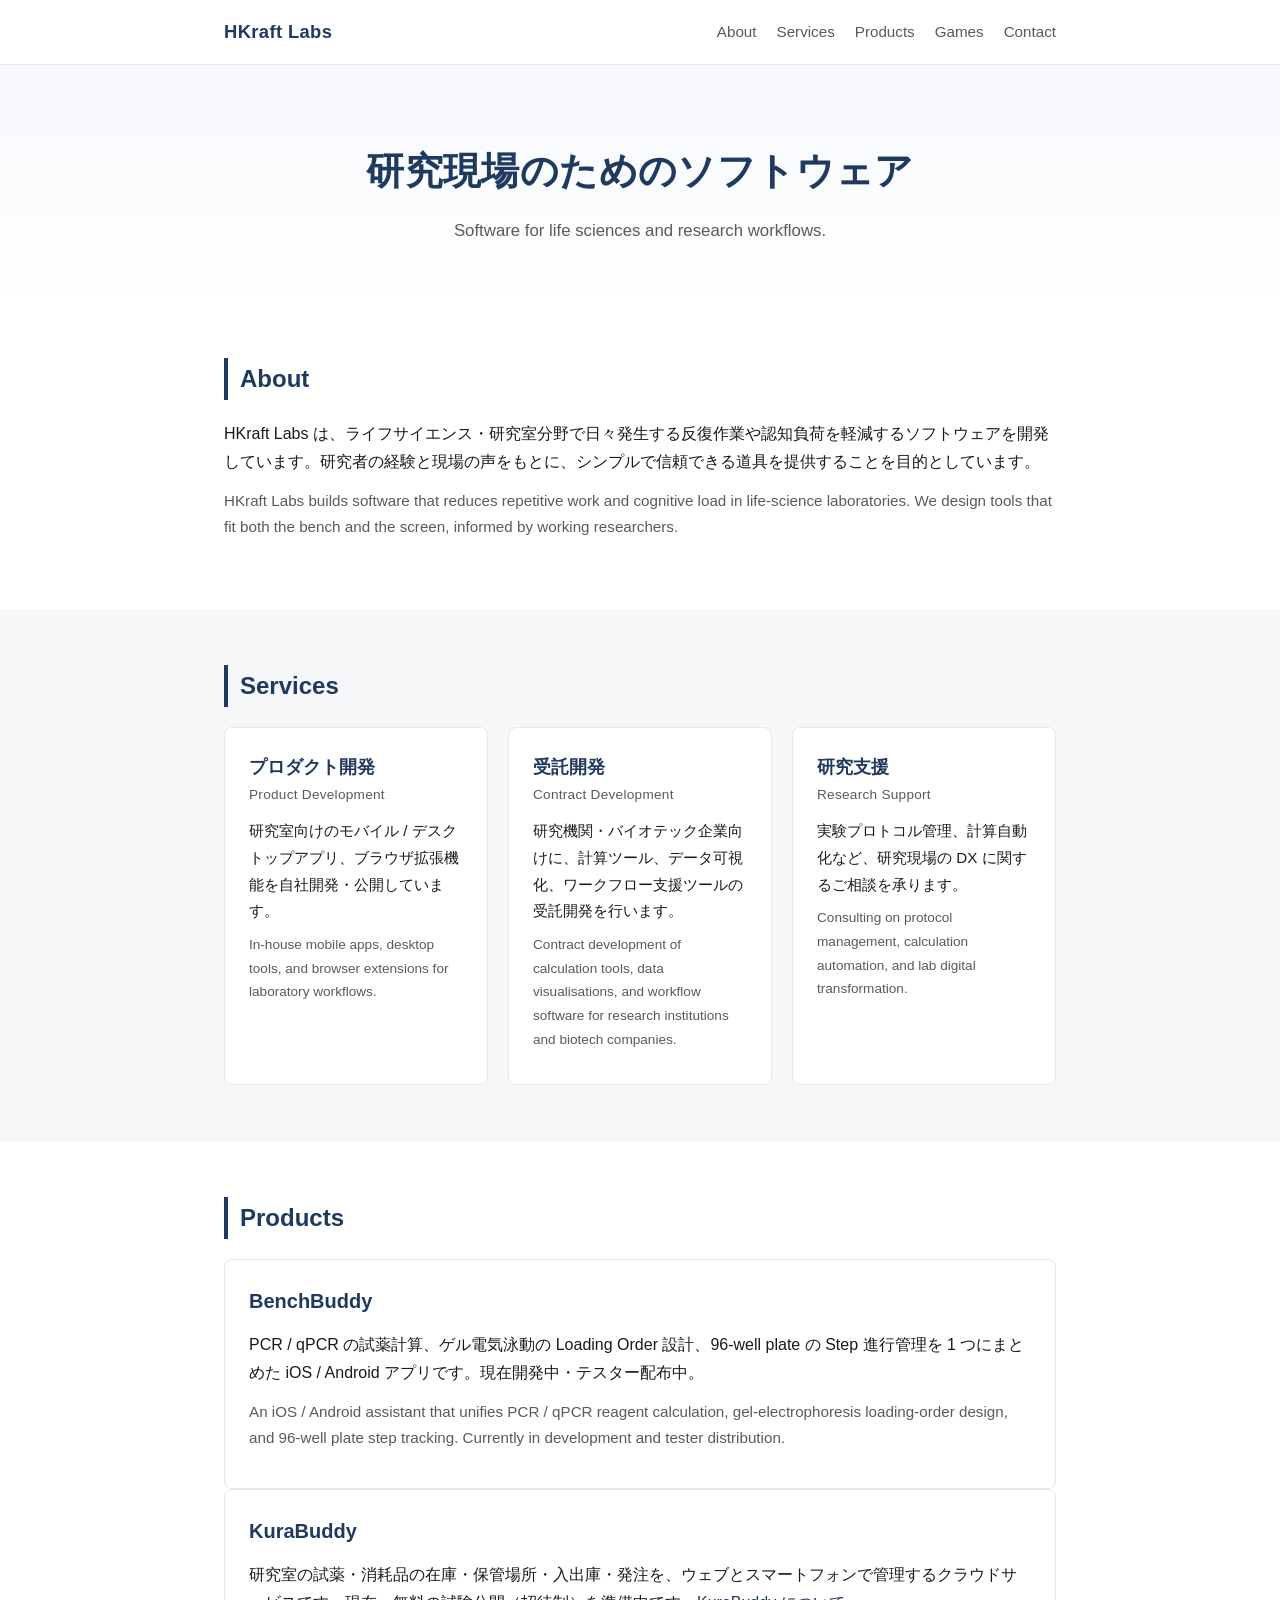
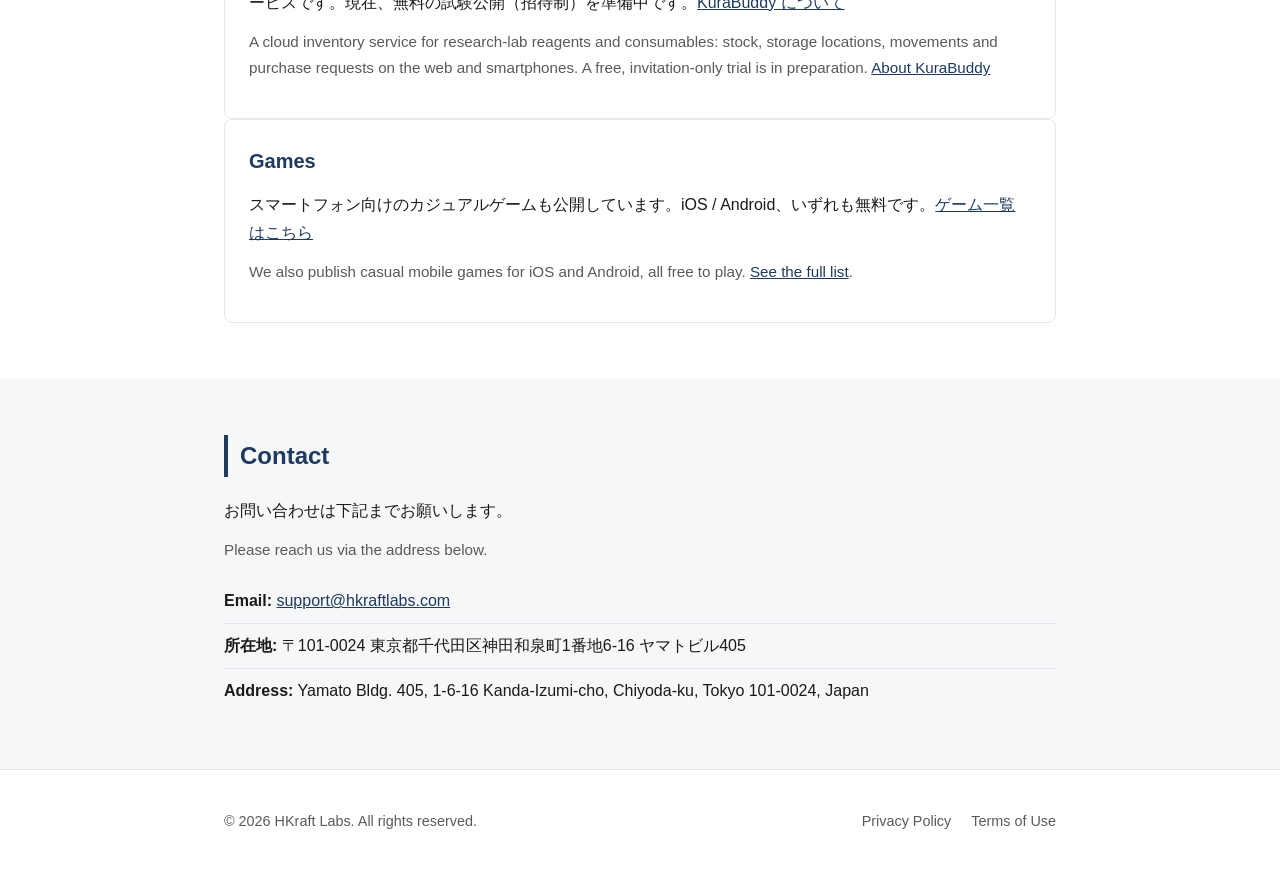
<file: index.html>
<!DOCTYPE html>
<html lang="ja">
<head>
<meta charset="UTF-8">
<meta name="viewport" content="width=device-width, initial-scale=1.0">
<title>HKraft Labs — 研究室向けソフトウェア / Software for life sciences</title>
<meta name="description" content="HKraft Labs はライフサイエンス・研究室分野向けのソフトウェア開発、受託開発、研究支援を行う組織です。HKraft Labs builds software, contract development, and research support for life-science laboratories.">
<meta name="theme-color" content="#1e3a5f">
<link rel="stylesheet" href="styles.css">
</head>
<body>
<header class="site-header">
  <div class="container header-inner">
    <a href="/" class="logo">HKraft Labs</a>
    <nav class="site-nav">
      <a href="#about">About</a>
      <a href="#services">Services</a>
      <a href="#products">Products</a>
      <a href="/games/">Games</a>
      <a href="#contact">Contact</a>
    </nav>
  </div>
</header>

<main>
  <section class="hero">
    <div class="container">
      <h1>研究現場のためのソフトウェア</h1>
      <p class="lead">Software for life sciences and research workflows.</p>
    </div>
  </section>

  <section id="about" class="section">
    <div class="container">
      <h2>About</h2>
      <p>HKraft Labs は、ライフサイエンス・研究室分野で日々発生する反復作業や認知負荷を軽減するソフトウェアを開発しています。研究者の経験と現場の声をもとに、シンプルで信頼できる道具を提供することを目的としています。</p>
      <p class="en">HKraft Labs builds software that reduces repetitive work and cognitive load in life-science laboratories. We design tools that fit both the bench and the screen, informed by working researchers.</p>
    </div>
  </section>

  <section id="services" class="section section-alt">
    <div class="container">
      <h2>Services</h2>
      <div class="cards">
        <article class="card">
          <h3>プロダクト開発<br><span class="card-en">Product Development</span></h3>
          <p>研究室向けのモバイル / デスクトップアプリ、ブラウザ拡張機能を自社開発・公開しています。</p>
          <p class="en">In-house mobile apps, desktop tools, and browser extensions for laboratory workflows.</p>
        </article>
        <article class="card">
          <h3>受託開発<br><span class="card-en">Contract Development</span></h3>
          <p>研究機関・バイオテック企業向けに、計算ツール、データ可視化、ワークフロー支援ツールの受託開発を行います。</p>
          <p class="en">Contract development of calculation tools, data visualisations, and workflow software for research institutions and biotech companies.</p>
        </article>
        <article class="card">
          <h3>研究支援<br><span class="card-en">Research Support</span></h3>
          <p>実験プロトコル管理、計算自動化など、研究現場の DX に関するご相談を承ります。</p>
          <p class="en">Consulting on protocol management, calculation automation, and lab digital transformation.</p>
        </article>
      </div>
    </div>
  </section>

  <section id="products" class="section">
    <div class="container">
      <h2>Products</h2>
      <article class="product">
        <h3>BenchBuddy</h3>
        <p>PCR / qPCR の試薬計算、ゲル電気泳動の Loading Order 設計、96-well plate の Step 進行管理を 1 つにまとめた iOS / Android アプリです。現在開発中・テスター配布中。</p>
        <p class="en">An iOS / Android assistant that unifies PCR / qPCR reagent calculation, gel-electrophoresis loading-order design, and 96-well plate step tracking. Currently in development and tester distribution.</p>
      </article>
      <article class="product">
        <h3>KuraBuddy</h3>
        <p>研究室の試薬・消耗品の在庫・保管場所・入出庫・発注を、ウェブとスマートフォンで管理するクラウドサービスです。現在、無料の試験公開（招待制）を準備中です。<a href="/kurabuddy/">KuraBuddy について</a></p>
        <p class="en">A cloud inventory service for research-lab reagents and consumables: stock, storage locations, movements and purchase requests on the web and smartphones. A free, invitation-only trial is in preparation. <a href="/kurabuddy/">About KuraBuddy</a></p>
      </article>
      <article class="product">
        <h3>Games</h3>
        <p>スマートフォン向けのカジュアルゲームも公開しています。iOS / Android、いずれも無料です。<a href="/games/">ゲーム一覧はこちら</a></p>
        <p class="en">We also publish casual mobile games for iOS and Android, all free to play. <a href="/games/">See the full list</a>.</p>
      </article>
    </div>
  </section>

  <section id="contact" class="section section-alt">
    <div class="container">
      <h2>Contact</h2>
      <p>お問い合わせは下記までお願いします。</p>
      <p class="en">Please reach us via the address below.</p>
      <ul class="contact-list">
        <li><strong>Email:</strong> <a href="mailto:support@hkraftlabs.com">support@hkraftlabs.com</a></li>
        <li><strong>所在地:</strong> 〒101-0024 東京都千代田区神田和泉町1番地6-16 ヤマトビル405</li>
        <li><strong>Address:</strong> Yamato Bldg. 405, 1-6-16 Kanda-Izumi-cho, Chiyoda-ku, Tokyo 101-0024, Japan</li>
      </ul>
    </div>
  </section>
</main>

<footer class="site-footer">
  <div class="container footer-inner">
    <p>&copy; 2026 HKraft Labs. All rights reserved.</p>
    <nav class="footer-nav">
      <a href="privacy.html">Privacy Policy</a>
      <a href="terms.html">Terms of Use</a>
    </nav>
  </div>
</footer>
</body>
</html>
</file>
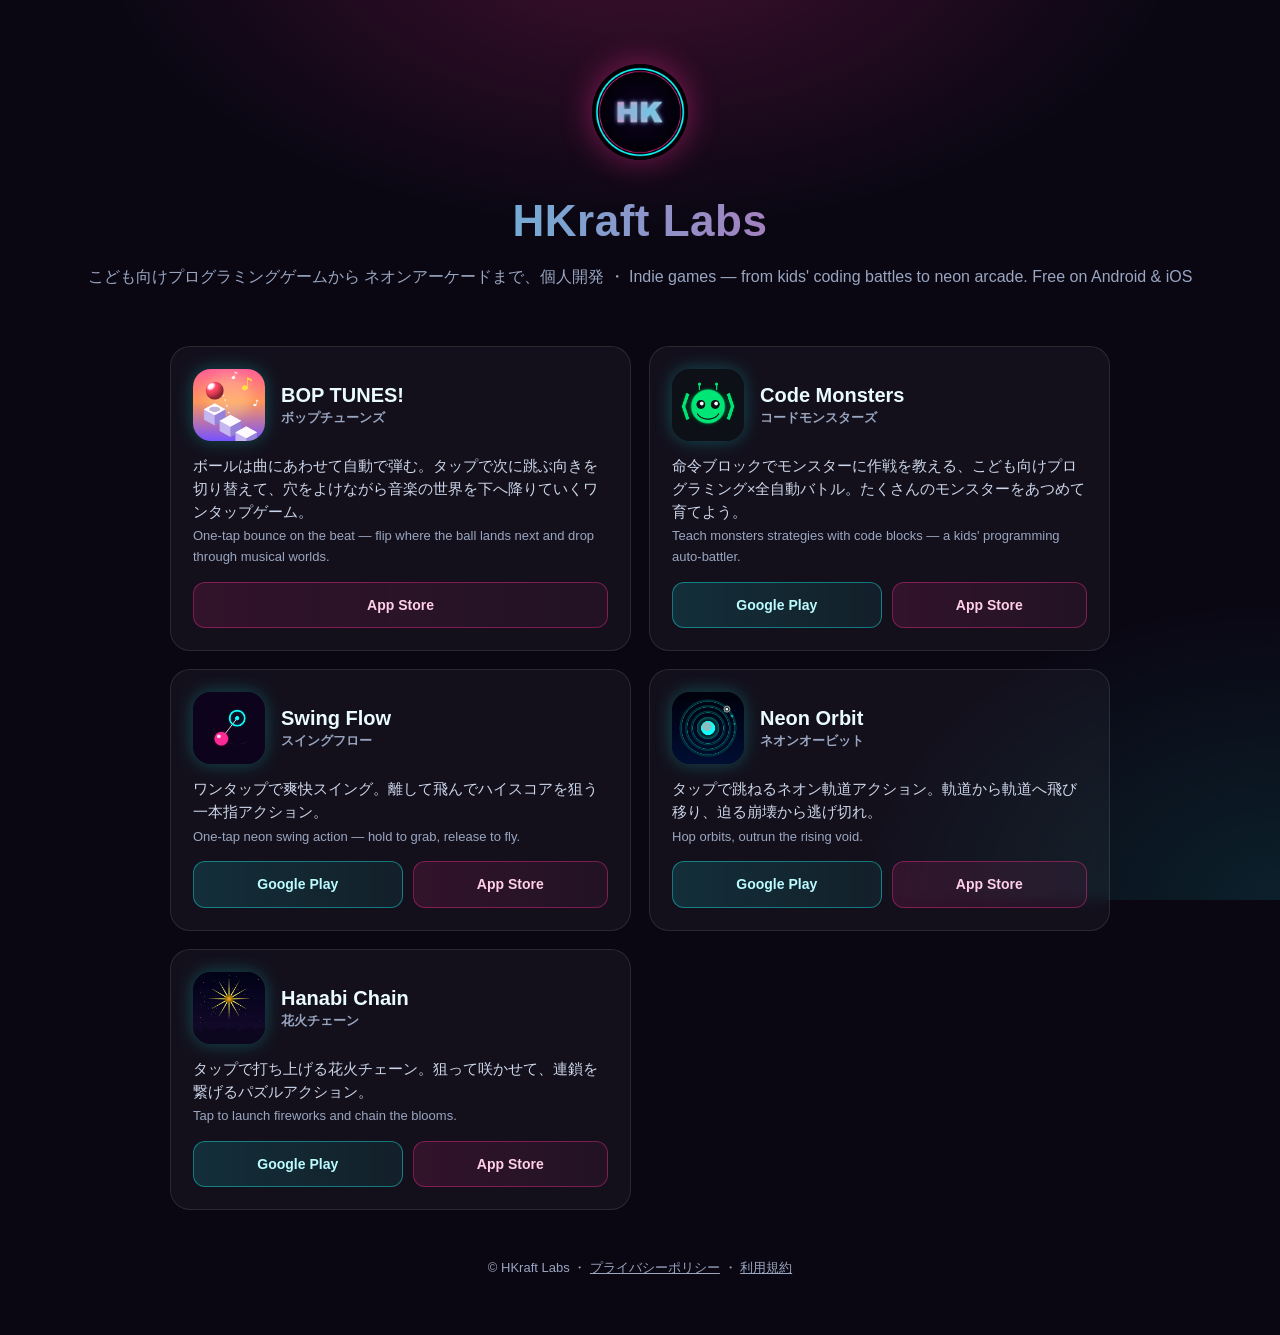
<file: games/index.html>
<!DOCTYPE html>
<html lang="ja">
<head>
<meta charset="UTF-8">
<meta name="viewport" content="width=device-width, initial-scale=1.0">
<title>HKraft Labs — Games</title>
<meta name="description" content="HKraft Labs のゲーム一覧。こども向けプログラミングゲーム「コードモンスターズ」、スイング・オービット・花火などのカジュアルゲームを Android / iOS で無料配信。HKraft Labs games — free on Android & iOS.">
<meta name="theme-color" content="#0a0713">
<meta property="og:title" content="HKraft Labs — Games">
<meta property="og:description" content="こども向けプログラミングゲームからネオンアーケードまで、個人開発。Android / iOS で無料配信中。">
<meta property="og:type" content="website">
<style>
  :root{
    --bg:#0a0713; --pink:#ff2d95; --cyan:#18ffff; --violet:#9b6bff; --amber:#ffb13c;
    --text:#eafbff; --muted:#9aa6c0; --card:rgba(255,255,255,.04); --line:rgba(255,255,255,.10);
  }
  *{box-sizing:border-box;margin:0;padding:0}
  html{-webkit-text-size-adjust:100%}
  body{
    font-family:-apple-system,BlinkMacSystemFont,"Hiragino Sans","Segoe UI",Roboto,sans-serif;
    color:var(--text);background:var(--bg);line-height:1.6;
    background-image:
      radial-gradient(900px 500px at 50% -8%, rgba(255,45,149,.22), transparent 60%),
      radial-gradient(700px 500px at 100% 100%, rgba(24,255,255,.10), transparent 60%);
    background-attachment:fixed;min-height:100vh;
  }
  .wrap{max-width:980px;margin:0 auto;padding:0 20px}
  header{text-align:center;padding:64px 20px 32px}
  header img{width:96px;height:96px;border-radius:50%;box-shadow:0 0 32px rgba(255,45,149,.45)}
  .brand{font-weight:800;font-size:clamp(28px,7vw,44px);letter-spacing:.5px;margin-top:18px;
    background:linear-gradient(90deg,var(--cyan),var(--pink));-webkit-background-clip:text;background-clip:text;color:transparent}
  .tag{color:var(--muted);font-size:clamp(13px,3.4vw,16px);margin-top:8px}
  .grid{display:grid;grid-template-columns:1fr;gap:18px;padding:24px 0 8px}
  @media(min-width:640px){.grid{grid-template-columns:1fr 1fr}}
  .card{
    background:var(--card);border:1px solid var(--line);border-radius:20px;padding:22px;
    display:flex;flex-direction:column;gap:14px;backdrop-filter:blur(6px);
    transition:transform .15s ease, border-color .15s ease;
  }
  .card:hover{transform:translateY(-3px);border-color:rgba(255,45,149,.5)}
  .card-top{display:flex;gap:16px;align-items:center}
  .card-top img{width:72px;height:72px;border-radius:18px;flex:0 0 auto;box-shadow:0 0 18px rgba(24,255,255,.25)}
  .name{font-weight:800;font-size:20px;line-height:1.25}
  .name small{display:block;font-weight:600;font-size:12.5px;color:var(--muted);margin-top:3px}
  .desc{color:#cdd6ea;font-size:14.5px}
  .desc .en{color:var(--muted);font-size:13px;display:block;margin-top:2px}
  .btns{display:flex;flex-wrap:wrap;gap:10px;margin-top:auto}
  .btn{
    flex:1 1 auto;min-width:140px;text-align:center;text-decoration:none;font-weight:700;font-size:14px;
    padding:11px 14px;border-radius:12px;border:1px solid transparent;
  }
  .btn-play{background:linear-gradient(90deg,#18ffff22,#18ffff10);border-color:#18ffff66;color:#bafcff}
  .btn-play:hover{background:#18ffff22;box-shadow:0 0 18px rgba(24,255,255,.3)}
  .btn-ios{background:linear-gradient(90deg,#ff2d9522,#ff2d9510);border-color:#ff2d9566;color:#ffd0e8}
  .btn-ios:hover{background:#ff2d9522;box-shadow:0 0 18px rgba(255,45,149,.3)}
  .btn-soon{opacity:.5;pointer-events:none;border-style:dashed}
  footer{text-align:center;color:var(--muted);font-size:13px;padding:40px 20px 56px}
  footer a{color:var(--muted)}
</style>
</head>
<body>
<header>
  <img src="assets/studio.png" alt="HKraft Labs">
  <div class="brand">HKraft Labs</div>
  <p class="tag">こども向けプログラミングゲームから ネオンアーケードまで、個人開発 ・ Indie games — from kids' coding battles to neon arcade. Free on Android &amp; iOS</p>
</header>

<main class="wrap">
  <div class="grid">

    <!-- BOP TUNES! -->
    <article class="card">
      <div class="card-top">
        <img src="assets/boptunes.png" alt="BOP TUNES!">
        <div class="name">BOP TUNES!<small>ボップチューンズ</small></div>
      </div>
      <p class="desc">ボールは曲にあわせて自動で弾む。タップで次に跳ぶ向きを切り替えて、穴をよけながら音楽の世界を下へ降りていくワンタップゲーム。<span class="en">One-tap bounce on the beat — flip where the ball lands next and drop through musical worlds.</span></p>
      <div class="btns">
        <a class="btn btn-ios" href="https://apps.apple.com/app/id6824852343">App Store</a>
      </div>
    </article>

    <!-- Code Monsters -->
    <article class="card">
      <div class="card-top">
        <img src="assets/codemonsters.png" alt="Code Monsters">
        <div class="name">Code Monsters<small>コードモンスターズ</small></div>
      </div>
      <p class="desc">命令ブロックでモンスターに作戦を教える、こども向けプログラミング×全自動バトル。たくさんのモンスターをあつめて育てよう。<span class="en">Teach monsters strategies with code blocks — a kids' programming auto-battler.</span></p>
      <div class="btns">
        <a class="btn btn-play" href="https://play.google.com/store/apps/details?id=com.hkraftlabs.codemonsters">Google Play</a>
        <a class="btn btn-ios" href="https://apps.apple.com/app/id6790718700">App Store</a>
      </div>
    </article>

    <!-- Swing Flow -->
    <article class="card">
      <div class="card-top">
        <img src="assets/swing.png" alt="Swing Flow">
        <div class="name">Swing Flow<small>スイングフロー</small></div>
      </div>
      <p class="desc">ワンタップで爽快スイング。離して飛んでハイスコアを狙う一本指アクション。<span class="en">One-tap neon swing action — hold to grab, release to fly.</span></p>
      <div class="btns">
        <a class="btn btn-play" href="https://play.google.com/store/apps/details?id=com.hkraftlabs.swingflow">Google Play</a>
        <a class="btn btn-ios" href="https://apps.apple.com/app/id6780889303">App Store</a>
      </div>
    </article>

    <!-- Neon Orbit -->
    <article class="card">
      <div class="card-top">
        <img src="assets/orbit.png" alt="Neon Orbit">
        <div class="name">Neon Orbit<small>ネオンオービット</small></div>
      </div>
      <p class="desc">タップで跳ねるネオン軌道アクション。軌道から軌道へ飛び移り、迫る崩壊から逃げ切れ。<span class="en">Hop orbits, outrun the rising void.</span></p>
      <div class="btns">
        <a class="btn btn-play" href="https://play.google.com/store/apps/details?id=com.hkraftlabs.orbitdrift">Google Play</a>
        <a class="btn btn-ios" href="https://apps.apple.com/app/id6782304514">App Store</a>
      </div>
    </article>

    <!-- Hanabi Chain -->
    <article class="card">
      <div class="card-top">
        <img src="assets/hanabi.png" alt="Hanabi Chain">
        <div class="name">Hanabi Chain<small>花火チェーン</small></div>
      </div>
      <p class="desc">タップで打ち上げる花火チェーン。狙って咲かせて、連鎖を繋げるパズルアクション。<span class="en">Tap to launch fireworks and chain the blooms.</span></p>
      <div class="btns">
        <a class="btn btn-play" href="https://play.google.com/store/apps/details?id=com.hkraftlabs.hanabichaingame">Google Play</a>
        <a class="btn btn-ios" href="https://apps.apple.com/app/id6781590285">App Store</a>
      </div>
    </article>

  </div>
</main>

<footer>
  © HKraft Labs ・ <a href="/privacy.html">プライバシーポリシー</a> ・ <a href="/terms.html">利用規約</a>
</footer>
</body>
</html>
</file>
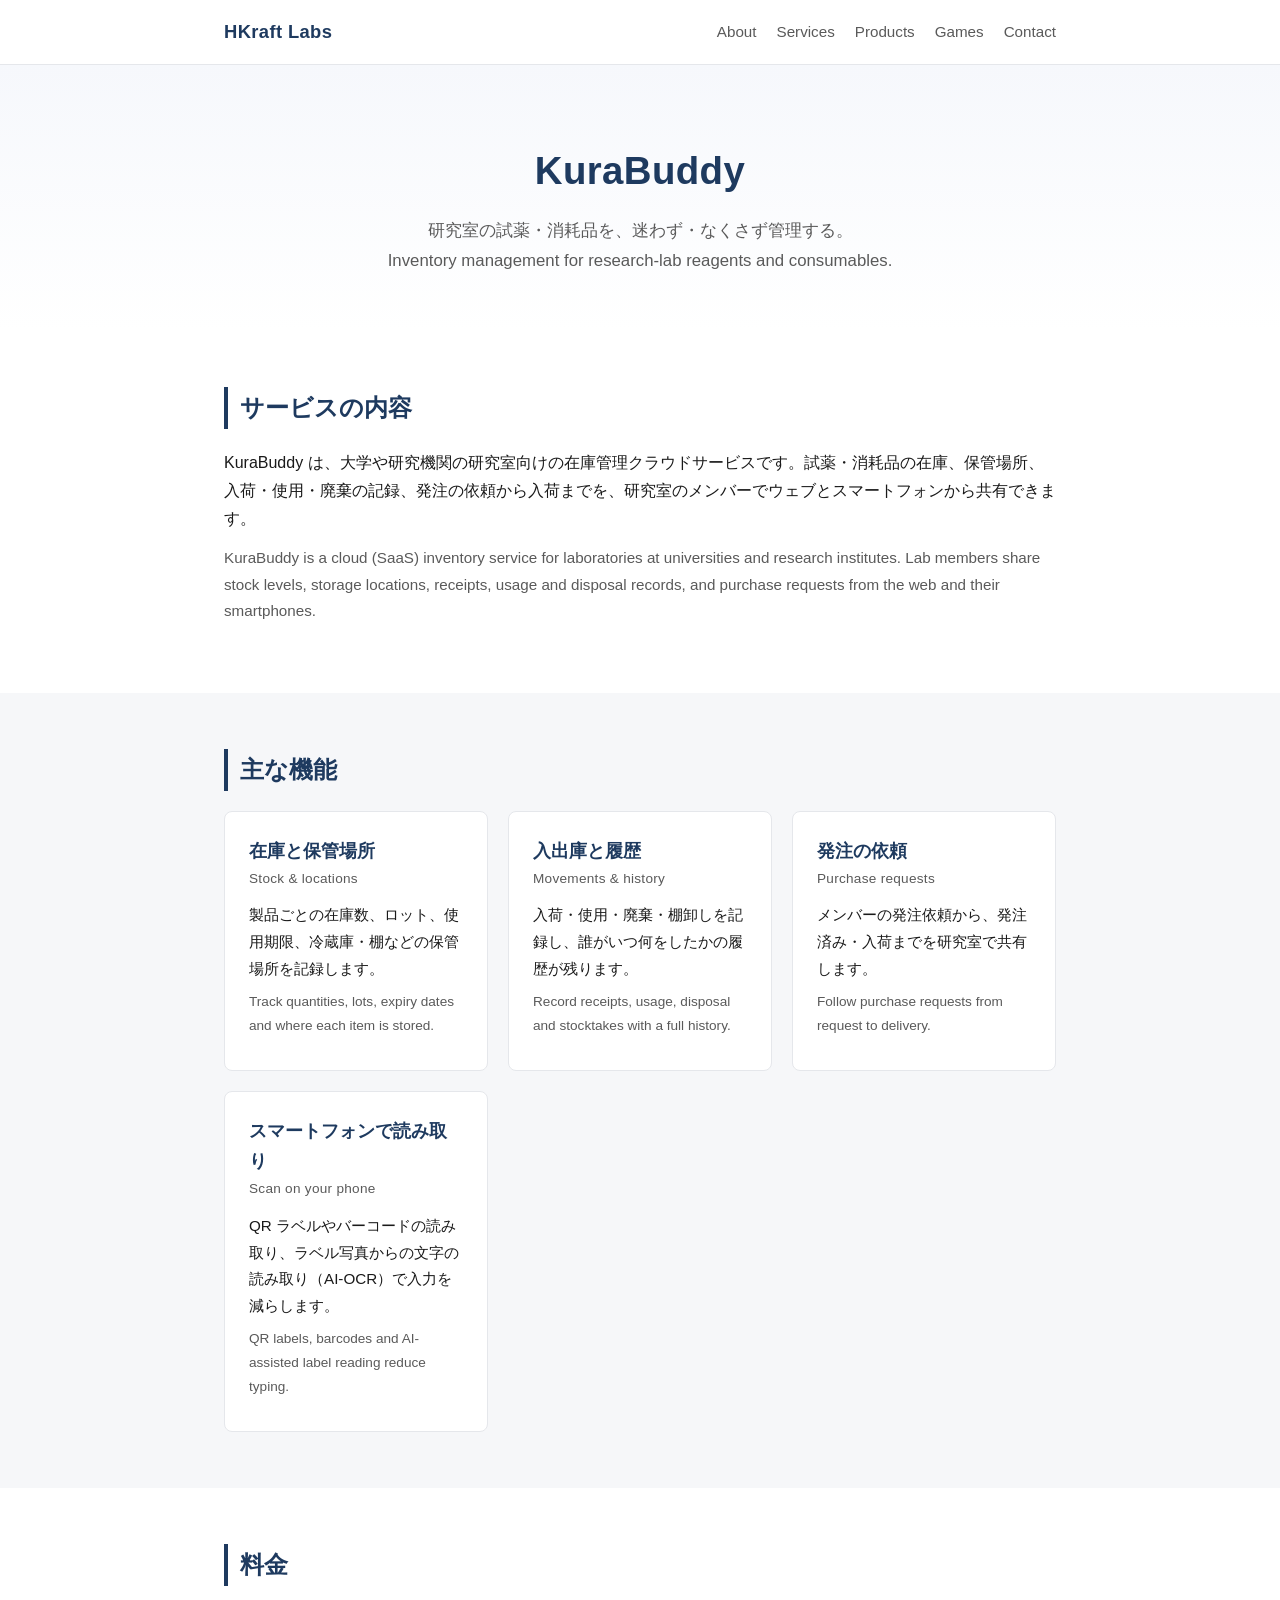
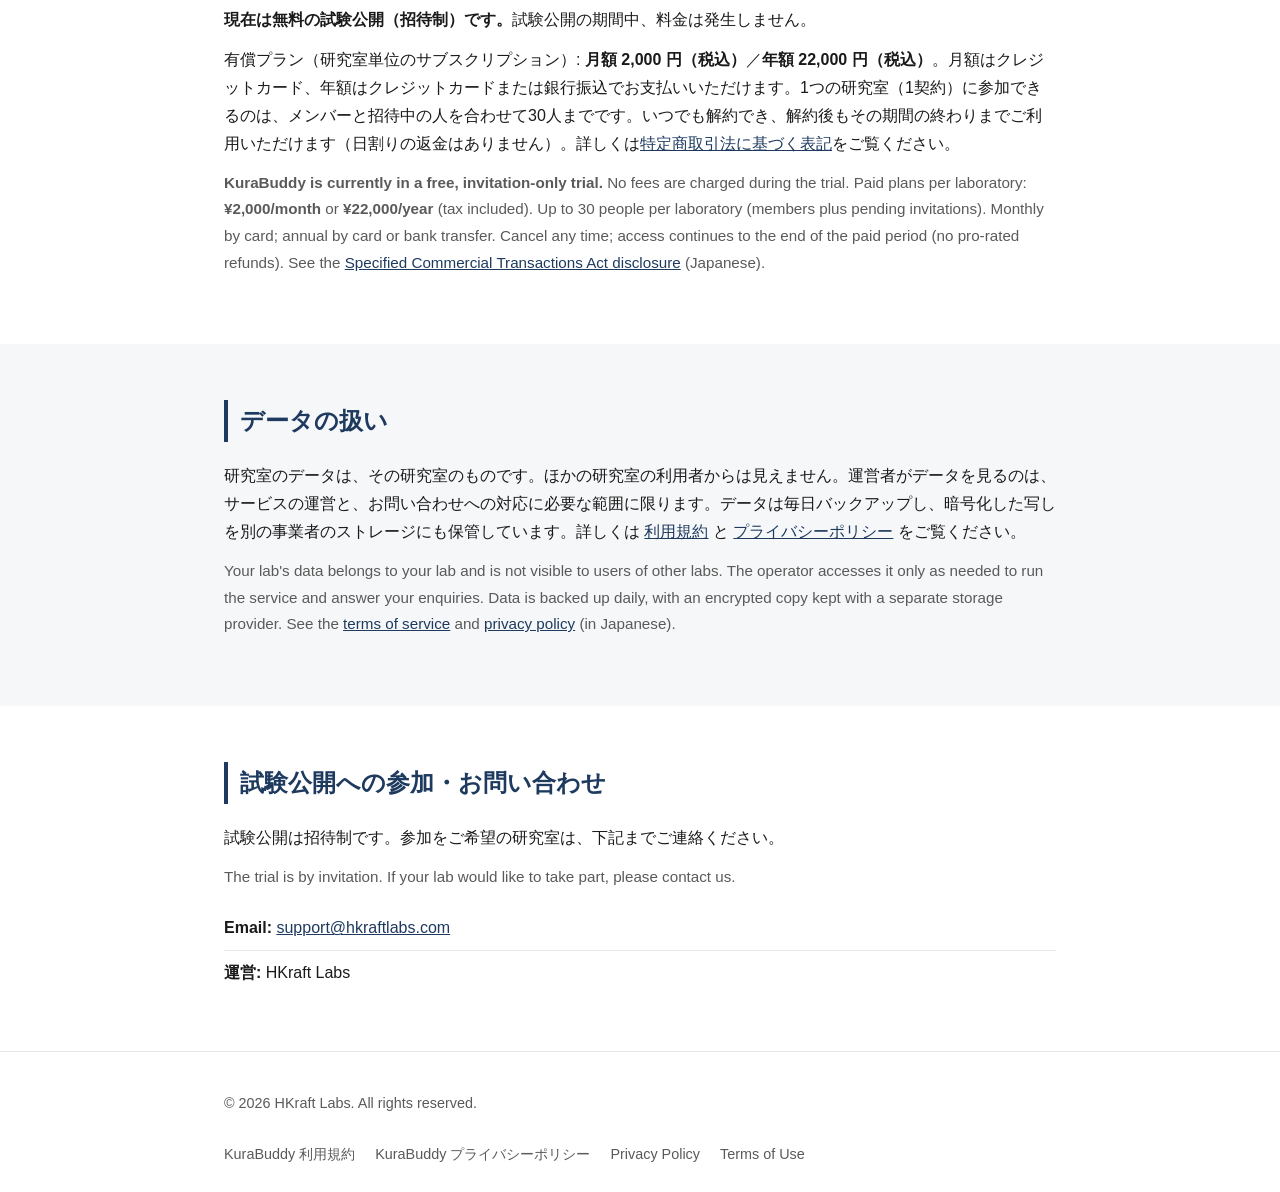
<file: kurabuddy/index.html>
<!DOCTYPE html>
<html lang="ja">
<head>
<meta charset="UTF-8">
<meta name="viewport" content="width=device-width, initial-scale=1.0">
<title>KuraBuddy — 研究室の試薬・消耗品の在庫管理 | HKraft Labs</title>
<meta name="description" content="KuraBuddy は、研究室の試薬・消耗品の在庫・保管場所・入出庫・発注をウェブとスマートフォンで管理するクラウドサービスです。KuraBuddy is a cloud inventory service for research-lab reagents and consumables.">
<meta name="theme-color" content="#1e3a5f">
<link rel="stylesheet" href="../styles.css">
</head>
<body>
<header class="site-header">
  <div class="container header-inner">
    <a href="/" class="logo">HKraft Labs</a>
    <nav class="site-nav">
      <a href="/#about">About</a>
      <a href="/#services">Services</a>
      <a href="/#products">Products</a>
      <a href="/games/">Games</a>
      <a href="/#contact">Contact</a>
    </nav>
  </div>
</header>

<main>
  <section class="hero">
    <div class="container">
      <h1>KuraBuddy</h1>
      <p class="lead">研究室の試薬・消耗品を、迷わず・なくさず管理する。<br>Inventory management for research-lab reagents and consumables.</p>
    </div>
  </section>

  <section class="section">
    <div class="container">
      <h2>サービスの内容</h2>
      <p>KuraBuddy は、大学や研究機関の研究室向けの在庫管理クラウドサービスです。試薬・消耗品の在庫、保管場所、入荷・使用・廃棄の記録、発注の依頼から入荷までを、研究室のメンバーでウェブとスマートフォンから共有できます。</p>
      <p class="en">KuraBuddy is a cloud (SaaS) inventory service for laboratories at universities and research institutes. Lab members share stock levels, storage locations, receipts, usage and disposal records, and purchase requests from the web and their smartphones.</p>
    </div>
  </section>

  <section class="section section-alt">
    <div class="container">
      <h2>主な機能</h2>
      <div class="cards">
        <article class="card">
          <h3>在庫と保管場所<br><span class="card-en">Stock &amp; locations</span></h3>
          <p>製品ごとの在庫数、ロット、使用期限、冷蔵庫・棚などの保管場所を記録します。</p>
          <p class="en">Track quantities, lots, expiry dates and where each item is stored.</p>
        </article>
        <article class="card">
          <h3>入出庫と履歴<br><span class="card-en">Movements &amp; history</span></h3>
          <p>入荷・使用・廃棄・棚卸しを記録し、誰がいつ何をしたかの履歴が残ります。</p>
          <p class="en">Record receipts, usage, disposal and stocktakes with a full history.</p>
        </article>
        <article class="card">
          <h3>発注の依頼<br><span class="card-en">Purchase requests</span></h3>
          <p>メンバーの発注依頼から、発注済み・入荷までを研究室で共有します。</p>
          <p class="en">Follow purchase requests from request to delivery.</p>
        </article>
        <article class="card">
          <h3>スマートフォンで読み取り<br><span class="card-en">Scan on your phone</span></h3>
          <p>QR ラベルやバーコードの読み取り、ラベル写真からの文字の読み取り（AI-OCR）で入力を減らします。</p>
          <p class="en">QR labels, barcodes and AI-assisted label reading reduce typing.</p>
        </article>
      </div>
    </div>
  </section>

  <section class="section">
    <div class="container">
      <h2>料金</h2>
      <p><strong>現在は無料の試験公開（招待制）です。</strong>試験公開の期間中、料金は発生しません。</p>
      <p>有償プラン（研究室単位のサブスクリプション）: <strong>月額 2,000 円（税込）</strong>／<strong>年額 22,000 円（税込）</strong>。月額はクレジットカード、年額はクレジットカードまたは銀行振込でお支払いいただけます。1つの研究室（1契約）に参加できるのは、メンバーと招待中の人を合わせて30人までです。いつでも解約でき、解約後もその期間の終わりまでご利用いただけます（日割りの返金はありません）。詳しくは<a href="/tokushoho.html#kurabuddy">特定商取引法に基づく表記</a>をご覧ください。</p>
      <p class="en"><strong>KuraBuddy is currently in a free, invitation-only trial.</strong> No fees are charged during the trial. Paid plans per laboratory: <strong>¥2,000/month</strong> or <strong>¥22,000/year</strong> (tax included). Up to 30 people per laboratory (members plus pending invitations). Monthly by card; annual by card or bank transfer. Cancel any time; access continues to the end of the paid period (no pro-rated refunds). See the <a href="/tokushoho.html#kurabuddy">Specified Commercial Transactions Act disclosure</a> (Japanese).</p>
    </div>
  </section>

  <section class="section section-alt">
    <div class="container">
      <h2>データの扱い</h2>
      <p>研究室のデータは、その研究室のものです。ほかの研究室の利用者からは見えません。運営者がデータを見るのは、サービスの運営と、お問い合わせへの対応に必要な範囲に限ります。データは毎日バックアップし、暗号化した写しを別の事業者のストレージにも保管しています。詳しくは <a href="/kurabuddy/terms.html">利用規約</a> と <a href="/kurabuddy/privacy.html">プライバシーポリシー</a> をご覧ください。</p>
      <p class="en">Your lab's data belongs to your lab and is not visible to users of other labs. The operator accesses it only as needed to run the service and answer your enquiries. Data is backed up daily, with an encrypted copy kept with a separate storage provider. See the <a href="/kurabuddy/terms.html">terms of service</a> and <a href="/kurabuddy/privacy.html">privacy policy</a> (in Japanese).</p>
    </div>
  </section>

  <section class="section">
    <div class="container">
      <h2>試験公開への参加・お問い合わせ</h2>
      <p>試験公開は招待制です。参加をご希望の研究室は、下記までご連絡ください。</p>
      <p class="en">The trial is by invitation. If your lab would like to take part, please contact us.</p>
      <ul class="contact-list">
        <li><strong>Email:</strong> <a href="mailto:support@hkraftlabs.com">support@hkraftlabs.com</a></li>
        <li><strong>運営:</strong> HKraft Labs</li>
      </ul>
    </div>
  </section>
</main>

<footer class="site-footer">
  <div class="container footer-inner">
    <p>&copy; 2026 HKraft Labs. All rights reserved.</p>
    <nav class="footer-nav">
      <a href="/kurabuddy/terms.html">KuraBuddy 利用規約</a>
      <a href="/kurabuddy/privacy.html">KuraBuddy プライバシーポリシー</a>
      <a href="/privacy.html">Privacy Policy</a>
      <a href="/terms.html">Terms of Use</a>
    </nav>
  </div>
</footer>
</body>
</html>
</file>
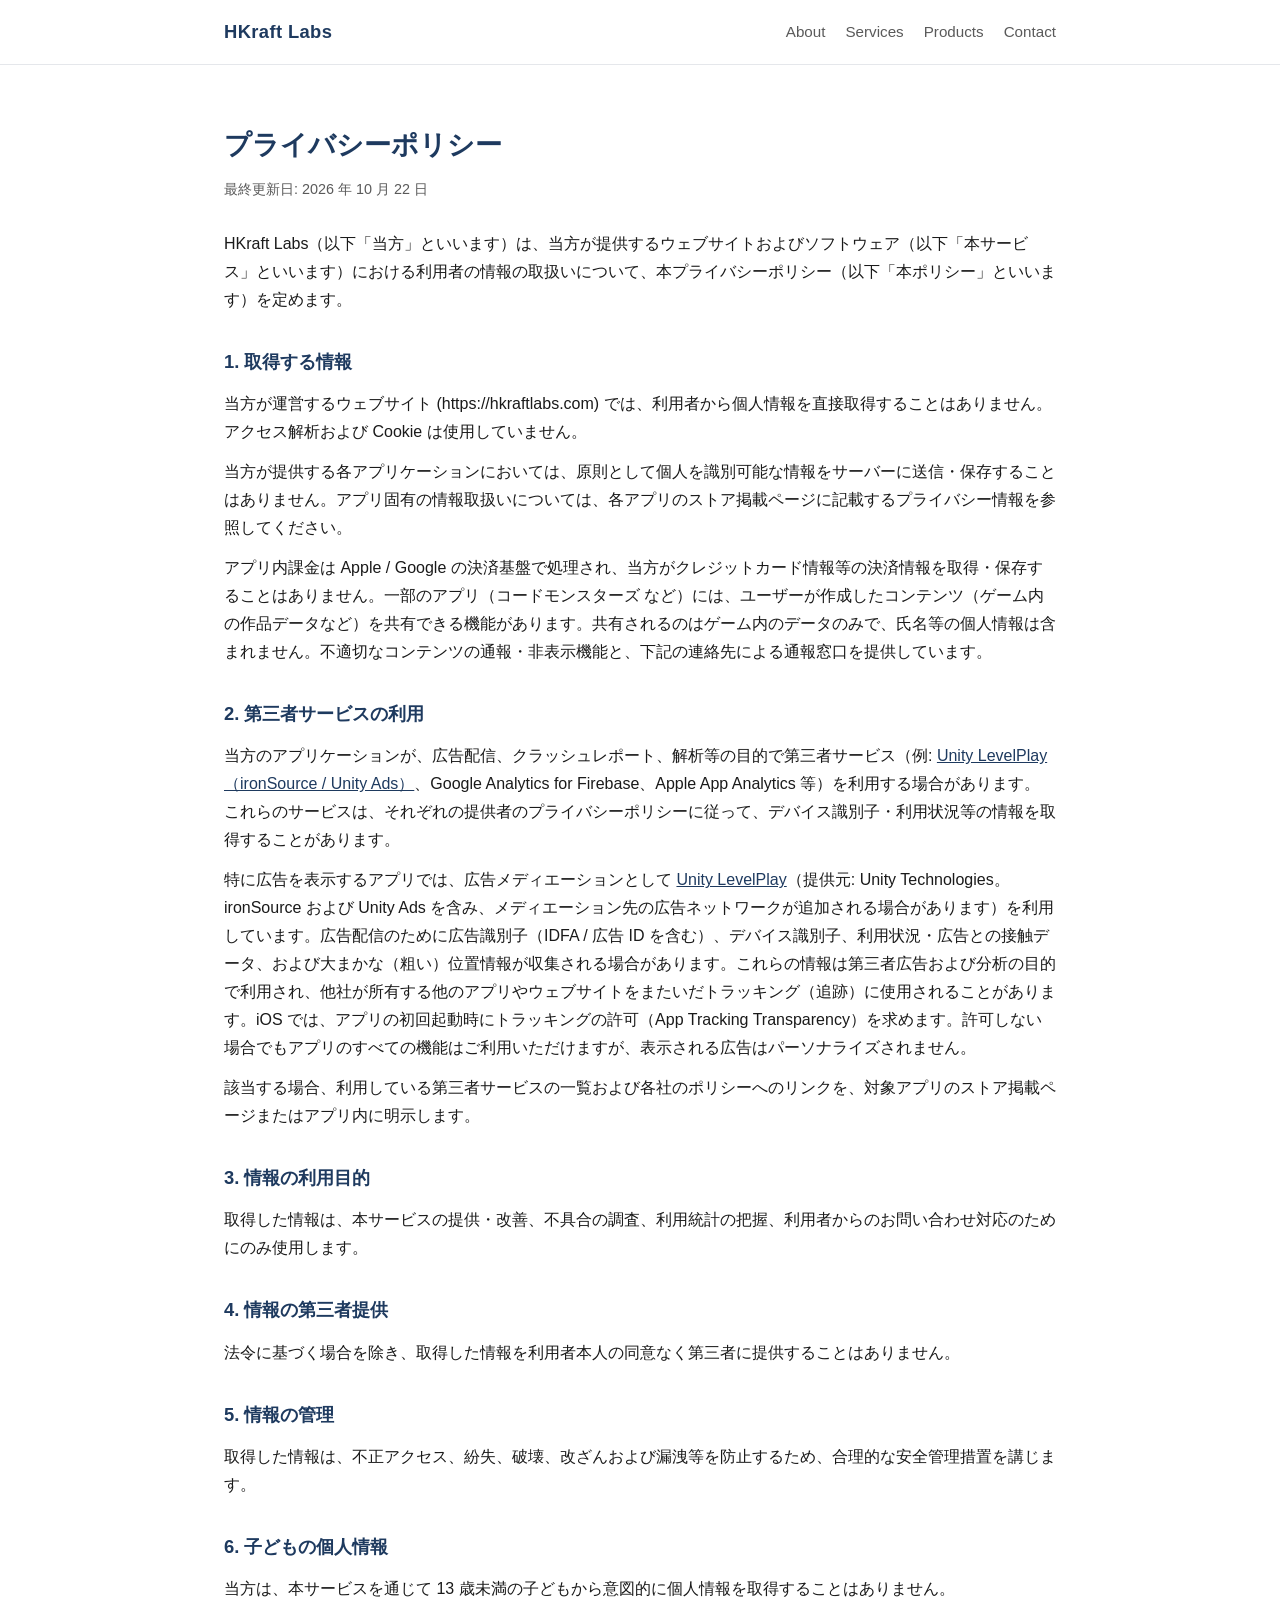
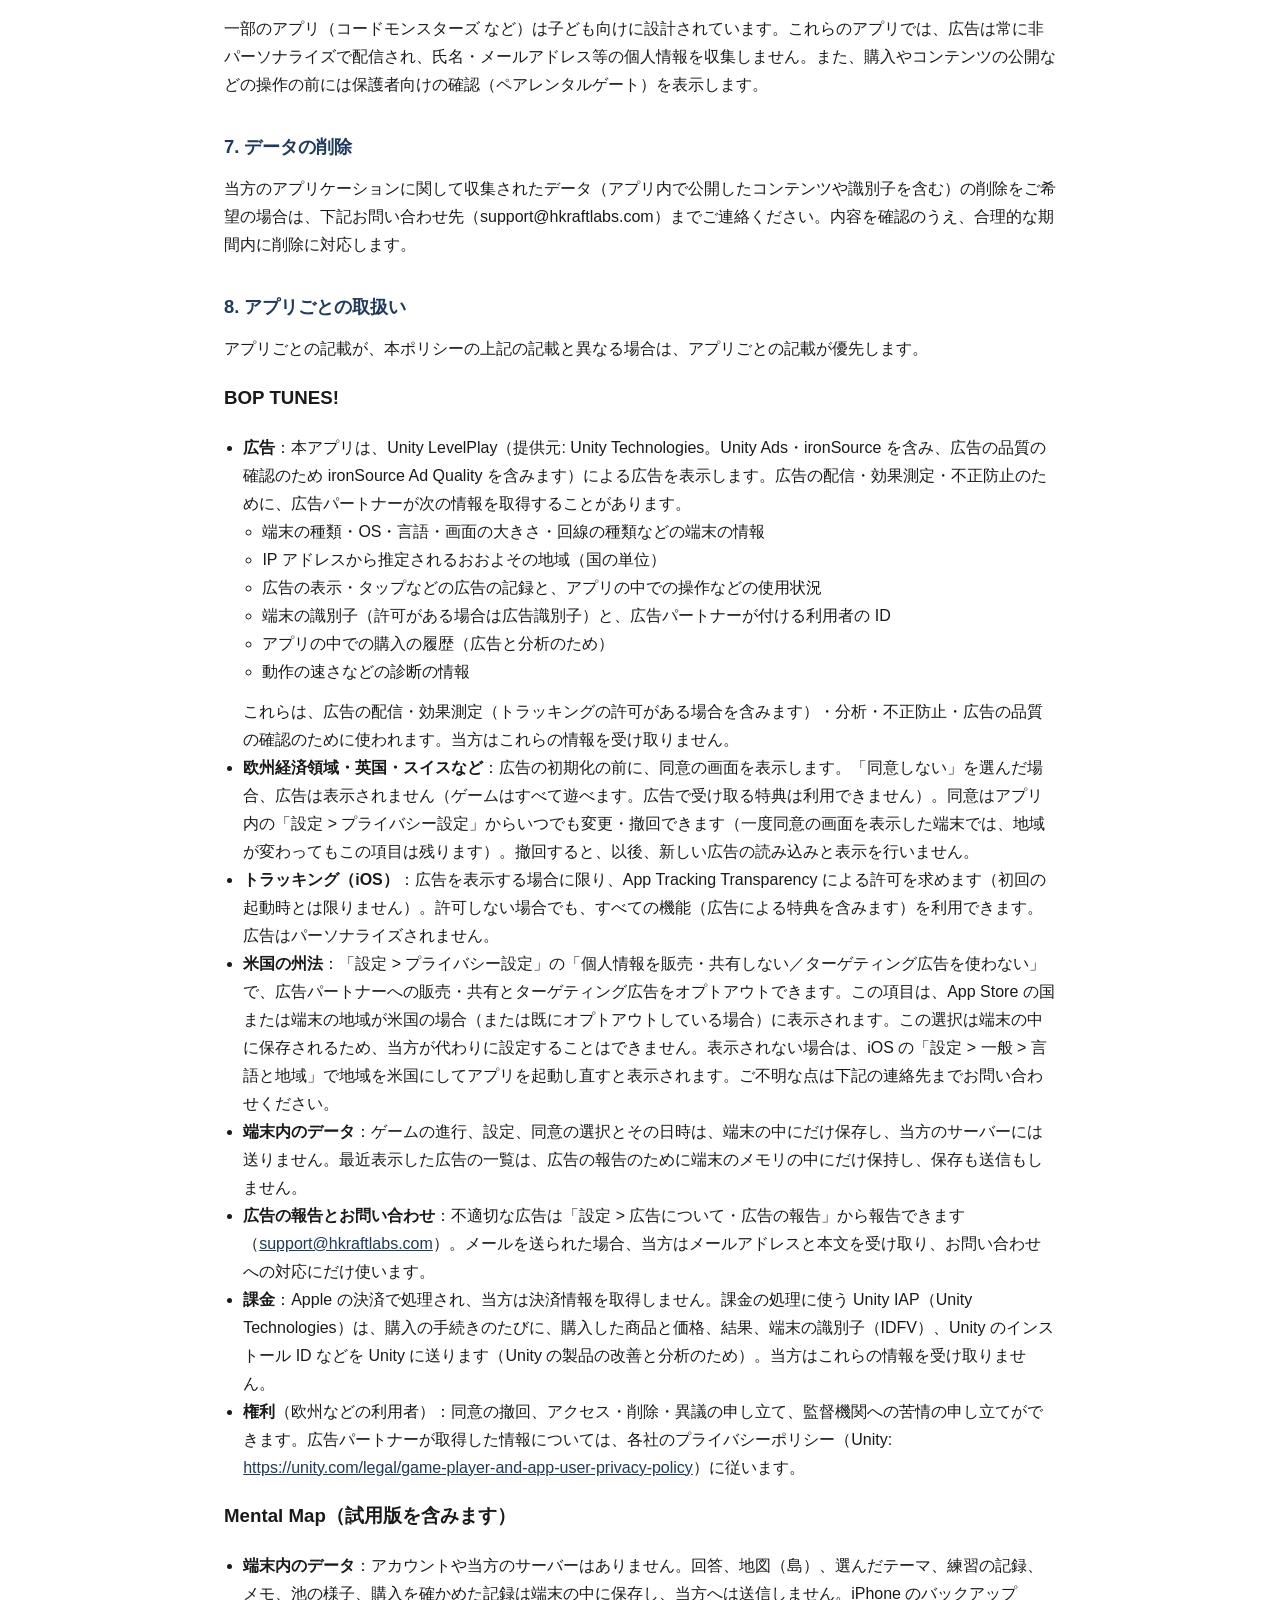
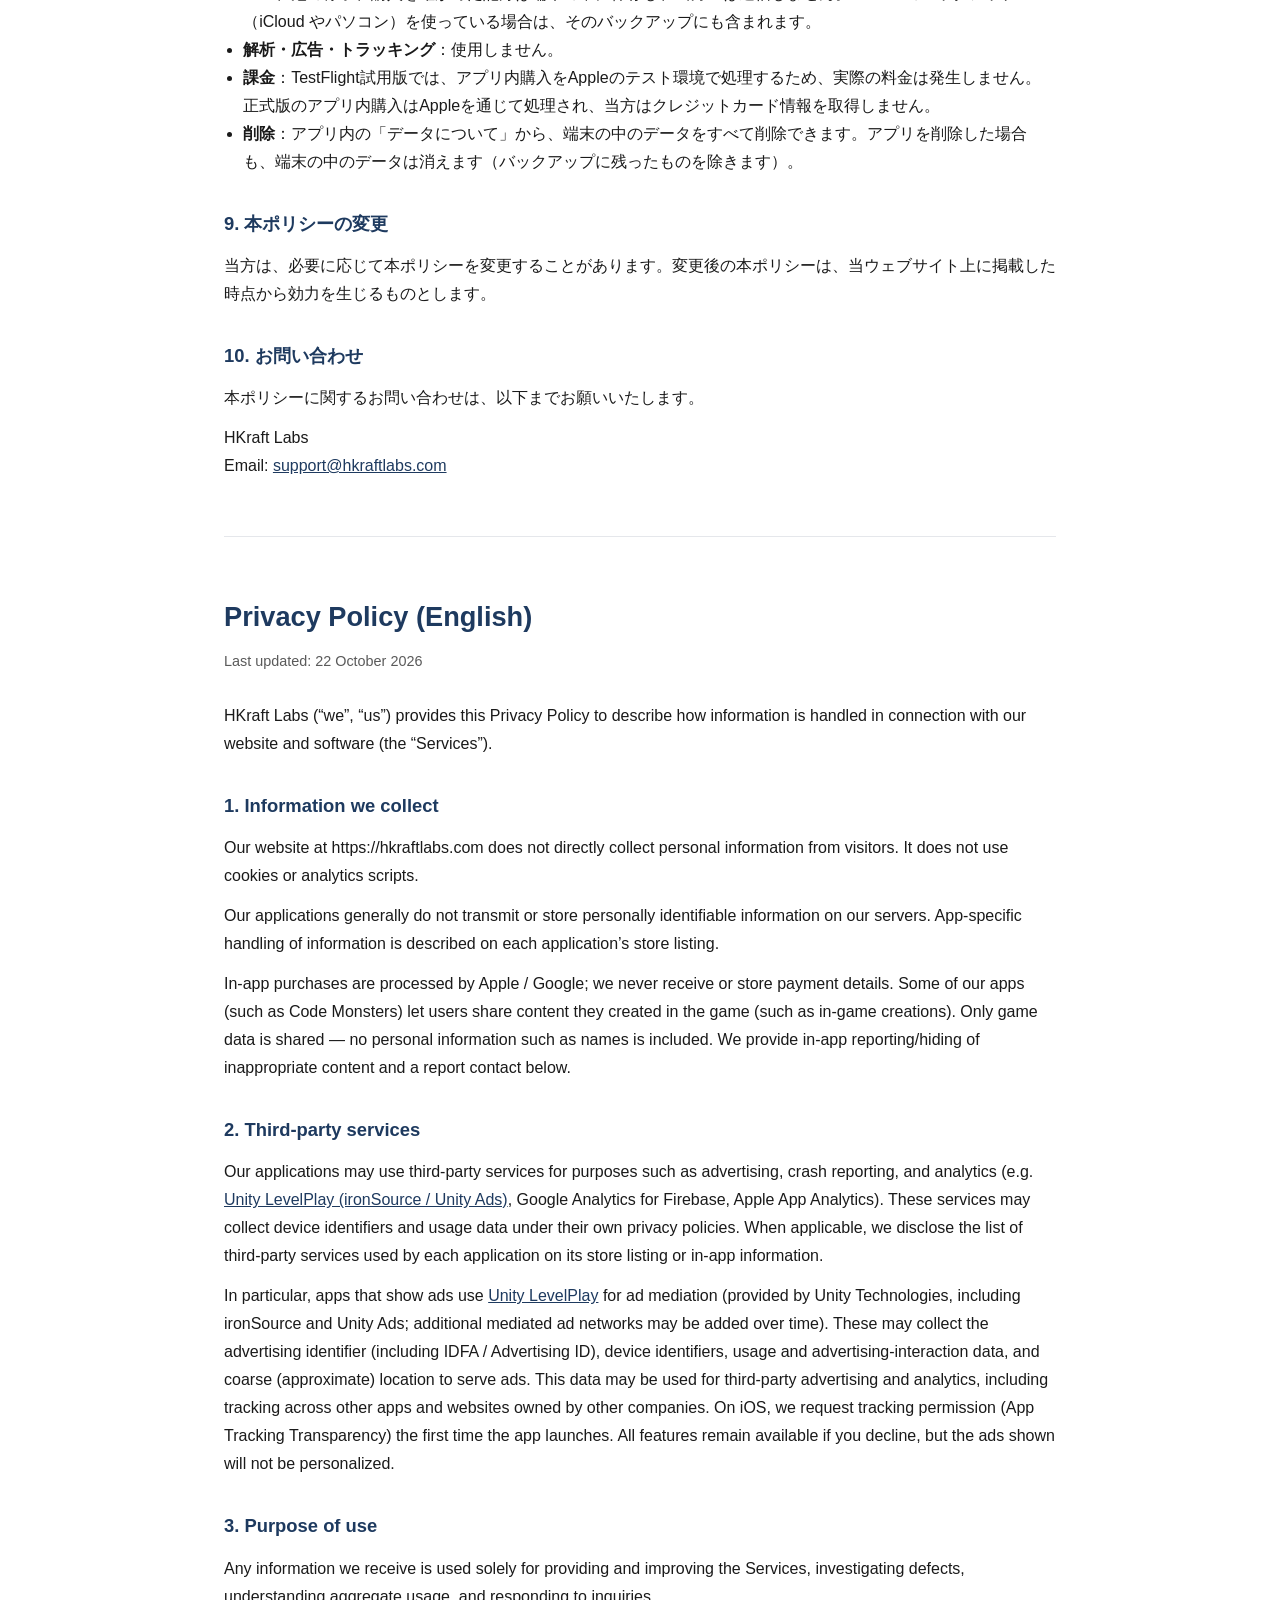
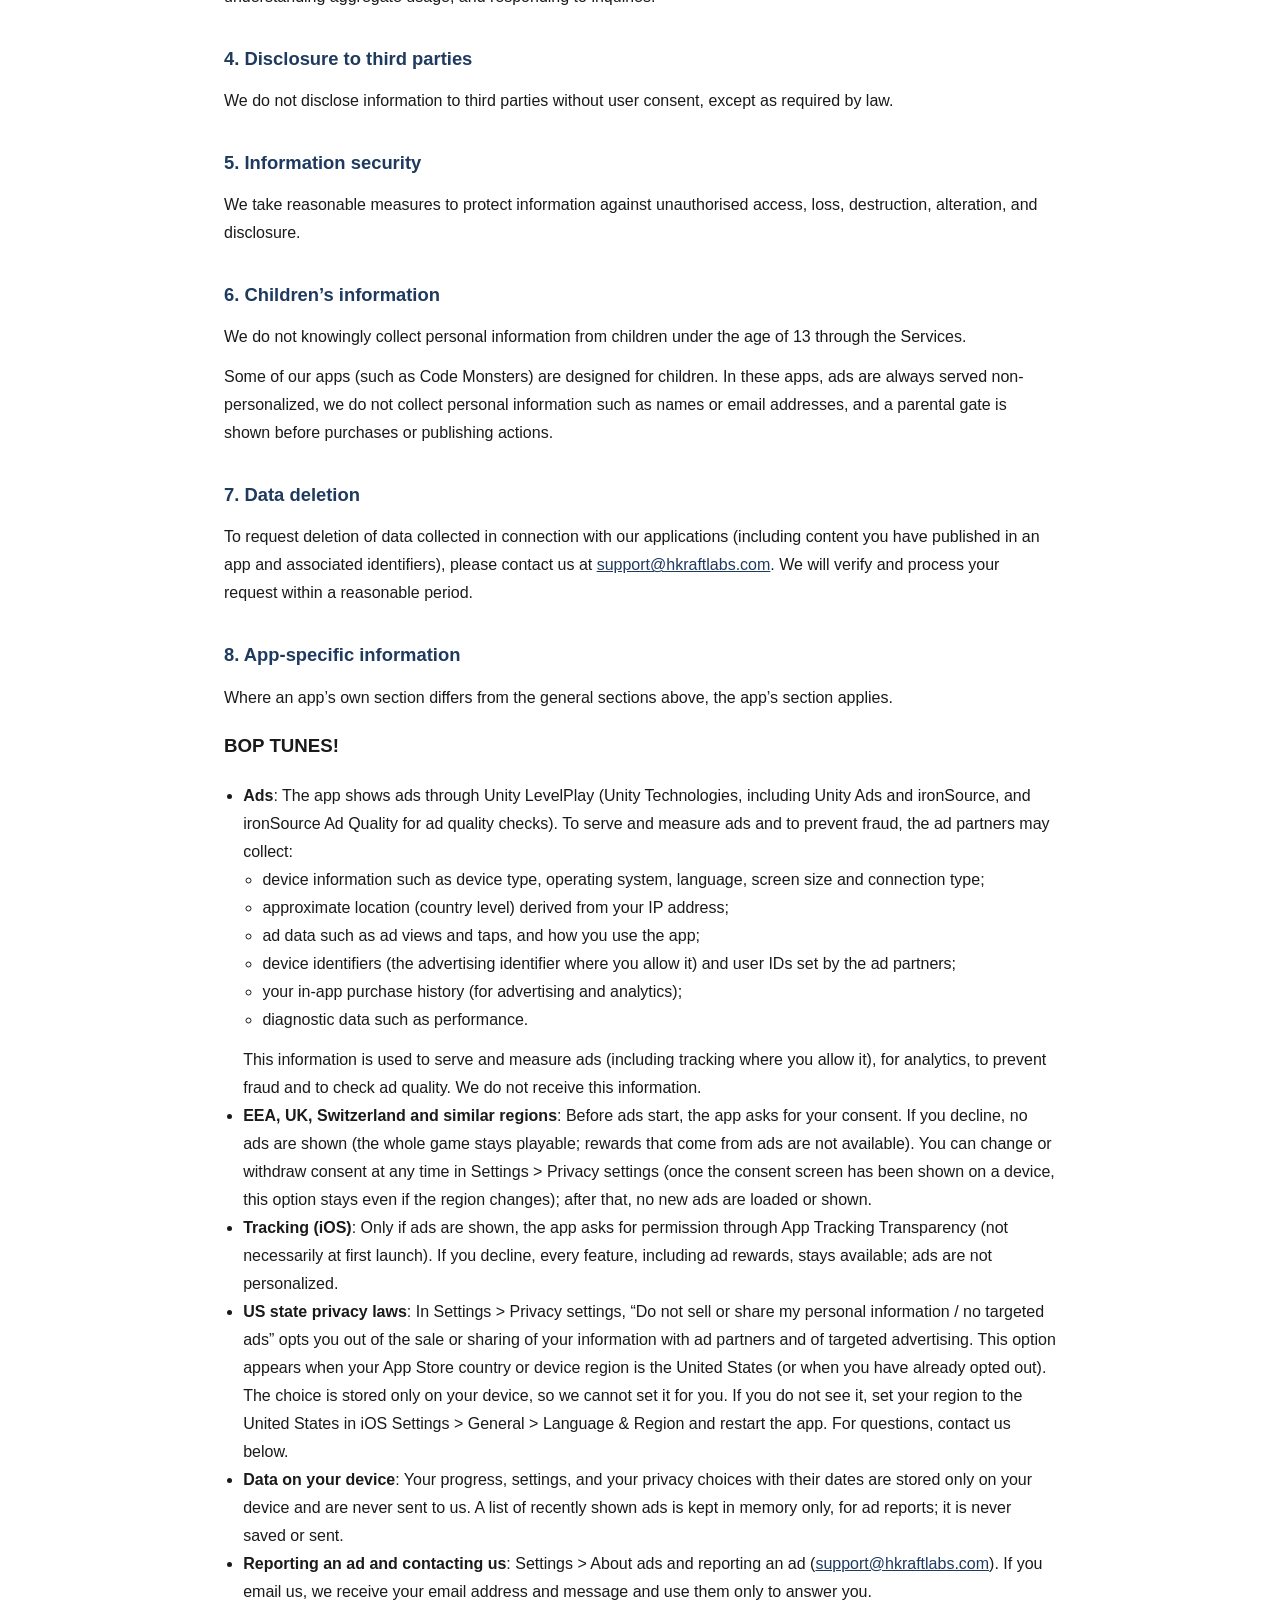
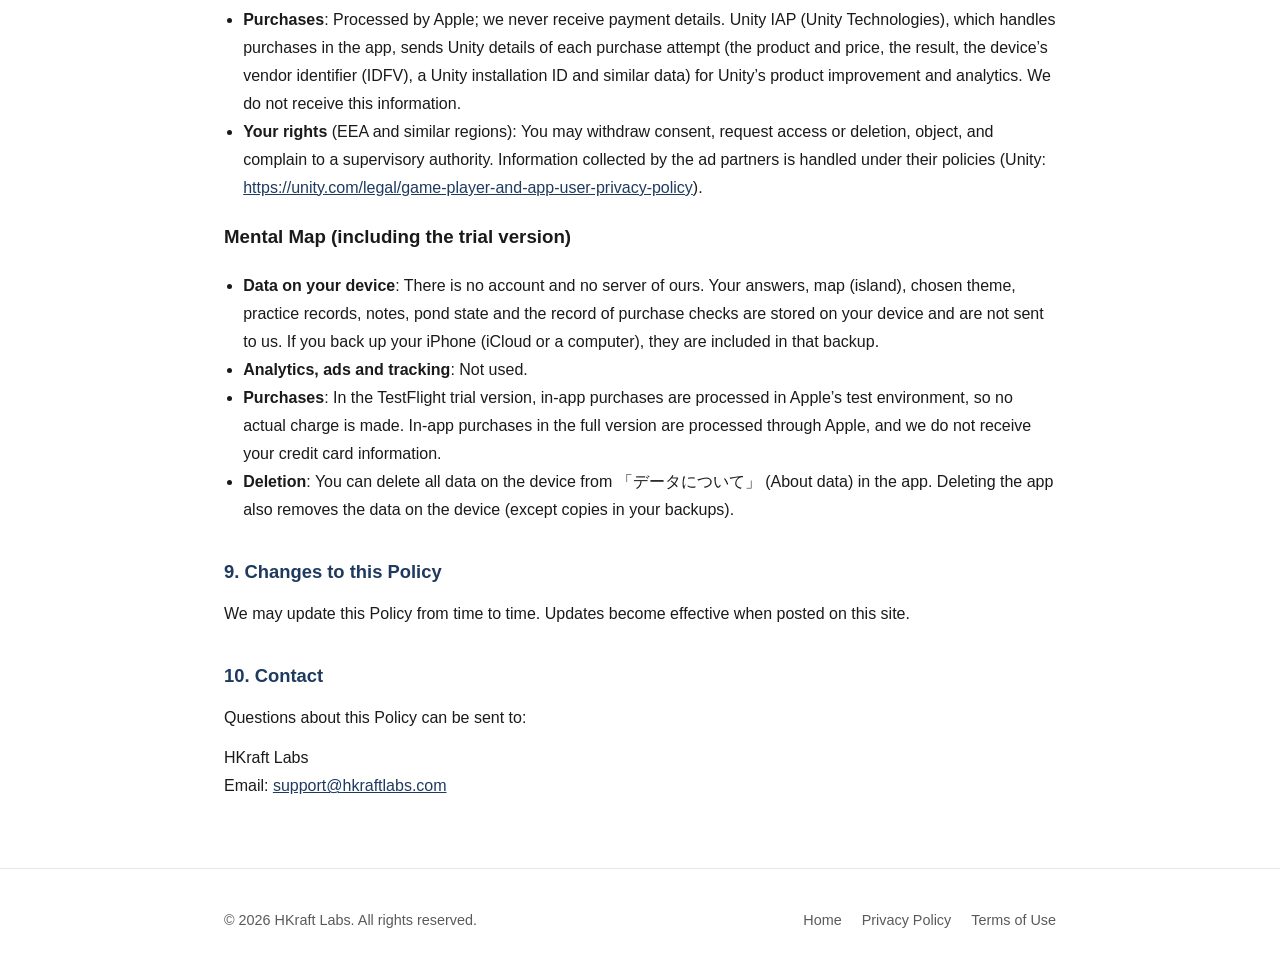
<file: privacy.html>
<!DOCTYPE html>
<html lang="ja">
<head>
<meta charset="UTF-8">
<meta name="viewport" content="width=device-width, initial-scale=1.0">
<title>Privacy Policy — HKraft Labs</title>
<meta name="description" content="HKraft Labs プライバシーポリシー / Privacy Policy">
<link rel="stylesheet" href="styles.css">
</head>
<body>
<header class="site-header">
  <div class="container header-inner">
    <a href="/" class="logo">HKraft Labs</a>
    <nav class="site-nav">
      <a href="index.html#about">About</a>
      <a href="index.html#services">Services</a>
      <a href="index.html#products">Products</a>
      <a href="index.html#contact">Contact</a>
    </nav>
  </div>
</header>

<main class="legal">
  <div class="container">
    <h1>プライバシーポリシー</h1>
    <p class="effective">最終更新日: 2026 年 10 月 22 日</p>

    <p>HKraft Labs（以下「当方」といいます）は、当方が提供するウェブサイトおよびソフトウェア（以下「本サービス」といいます）における利用者の情報の取扱いについて、本プライバシーポリシー（以下「本ポリシー」といいます）を定めます。</p>

    <h2>1. 取得する情報</h2>
    <p>当方が運営するウェブサイト (https://hkraftlabs.com) では、利用者から個人情報を直接取得することはありません。アクセス解析および Cookie は使用していません。</p>
    <p>当方が提供する各アプリケーションにおいては、原則として個人を識別可能な情報をサーバーに送信・保存することはありません。アプリ固有の情報取扱いについては、各アプリのストア掲載ページに記載するプライバシー情報を参照してください。</p>
    <p>アプリ内課金は Apple / Google の決済基盤で処理され、当方がクレジットカード情報等の決済情報を取得・保存することはありません。一部のアプリ（コードモンスターズ など）には、ユーザーが作成したコンテンツ（ゲーム内の作品データなど）を共有できる機能があります。共有されるのはゲーム内のデータのみで、氏名等の個人情報は含まれません。不適切なコンテンツの通報・非表示機能と、下記の連絡先による通報窓口を提供しています。</p>

    <h2>2. 第三者サービスの利用</h2>
    <p>当方のアプリケーションが、広告配信、クラッシュレポート、解析等の目的で第三者サービス（例: <a href="https://unity.com/legal/game-player-and-app-user-privacy-policy" rel="noopener">Unity LevelPlay（ironSource / Unity Ads）</a>、Google Analytics for Firebase、Apple App Analytics 等）を利用する場合があります。これらのサービスは、それぞれの提供者のプライバシーポリシーに従って、デバイス識別子・利用状況等の情報を取得することがあります。</p>
    <p>特に広告を表示するアプリでは、広告メディエーションとして <a href="https://unity.com/legal/game-player-and-app-user-privacy-policy" rel="noopener">Unity LevelPlay</a>（提供元: Unity Technologies。ironSource および Unity Ads を含み、メディエーション先の広告ネットワークが追加される場合があります）を利用しています。広告配信のために広告識別子（IDFA / 広告 ID を含む）、デバイス識別子、利用状況・広告との接触データ、および大まかな（粗い）位置情報が収集される場合があります。これらの情報は第三者広告および分析の目的で利用され、他社が所有する他のアプリやウェブサイトをまたいだトラッキング（追跡）に使用されることがあります。iOS では、アプリの初回起動時にトラッキングの許可（App Tracking Transparency）を求めます。許可しない場合でもアプリのすべての機能はご利用いただけますが、表示される広告はパーソナライズされません。</p>
    <p>該当する場合、利用している第三者サービスの一覧および各社のポリシーへのリンクを、対象アプリのストア掲載ページまたはアプリ内に明示します。</p>

    <h2>3. 情報の利用目的</h2>
    <p>取得した情報は、本サービスの提供・改善、不具合の調査、利用統計の把握、利用者からのお問い合わせ対応のためにのみ使用します。</p>

    <h2>4. 情報の第三者提供</h2>
    <p>法令に基づく場合を除き、取得した情報を利用者本人の同意なく第三者に提供することはありません。</p>

    <h2>5. 情報の管理</h2>
    <p>取得した情報は、不正アクセス、紛失、破壊、改ざんおよび漏洩等を防止するため、合理的な安全管理措置を講じます。</p>

    <h2>6. 子どもの個人情報</h2>
    <p>当方は、本サービスを通じて 13 歳未満の子どもから意図的に個人情報を取得することはありません。</p>
    <p>一部のアプリ（コードモンスターズ など）は子ども向けに設計されています。これらのアプリでは、広告は常に非パーソナライズで配信され、氏名・メールアドレス等の個人情報を収集しません。また、購入やコンテンツの公開などの操作の前には保護者向けの確認（ペアレンタルゲート）を表示します。</p>

    <h2>7. データの削除</h2>
    <p>当方のアプリケーションに関して収集されたデータ（アプリ内で公開したコンテンツや識別子を含む）の削除をご希望の場合は、下記お問い合わせ先（support@hkraftlabs.com）までご連絡ください。内容を確認のうえ、合理的な期間内に削除に対応します。</p>

    <h2 id="apps">8. アプリごとの取扱い</h2>
    <p>アプリごとの記載が、本ポリシーの上記の記載と異なる場合は、アプリごとの記載が優先します。</p>

    <h3 id="boptunes">BOP TUNES!</h3>
    <ul>
      <li><strong>広告</strong>：本アプリは、Unity LevelPlay（提供元: Unity Technologies。Unity Ads・ironSource を含み、広告の品質の確認のため ironSource Ad Quality を含みます）による広告を表示します。広告の配信・効果測定・不正防止のために、広告パートナーが次の情報を取得することがあります。
        <ul>
          <li>端末の種類・OS・言語・画面の大きさ・回線の種類などの端末の情報</li>
          <li>IP アドレスから推定されるおおよその地域（国の単位）</li>
          <li>広告の表示・タップなどの広告の記録と、アプリの中での操作などの使用状況</li>
          <li>端末の識別子（許可がある場合は広告識別子）と、広告パートナーが付ける利用者の ID</li>
          <li>アプリの中での購入の履歴（広告と分析のため）</li>
          <li>動作の速さなどの診断の情報</li>
        </ul>
        これらは、広告の配信・効果測定（トラッキングの許可がある場合を含みます）・分析・不正防止・広告の品質の確認のために使われます。当方はこれらの情報を受け取りません。</li>
      <li><strong>欧州経済領域・英国・スイスなど</strong>：広告の初期化の前に、同意の画面を表示します。「同意しない」を選んだ場合、広告は表示されません（ゲームはすべて遊べます。広告で受け取る特典は利用できません）。同意はアプリ内の「設定 &gt; プライバシー設定」からいつでも変更・撤回できます（一度同意の画面を表示した端末では、地域が変わってもこの項目は残ります）。撤回すると、以後、新しい広告の読み込みと表示を行いません。</li>
      <li><strong>トラッキング（iOS）</strong>：広告を表示する場合に限り、App Tracking Transparency による許可を求めます（初回の起動時とは限りません）。許可しない場合でも、すべての機能（広告による特典を含みます）を利用できます。広告はパーソナライズされません。</li>
      <li><strong>米国の州法</strong>：「設定 &gt; プライバシー設定」の「個人情報を販売・共有しない／ターゲティング広告を使わない」で、広告パートナーへの販売・共有とターゲティング広告をオプトアウトできます。この項目は、App Store の国または端末の地域が米国の場合（または既にオプトアウトしている場合）に表示されます。この選択は端末の中に保存されるため、当方が代わりに設定することはできません。表示されない場合は、iOS の「設定 &gt; 一般 &gt; 言語と地域」で地域を米国にしてアプリを起動し直すと表示されます。ご不明な点は下記の連絡先までお問い合わせください。</li>
      <li><strong>端末内のデータ</strong>：ゲームの進行、設定、同意の選択とその日時は、端末の中にだけ保存し、当方のサーバーには送りません。最近表示した広告の一覧は、広告の報告のために端末のメモリの中にだけ保持し、保存も送信もしません。</li>
      <li><strong>広告の報告とお問い合わせ</strong>：不適切な広告は「設定 &gt; 広告について・広告の報告」から報告できます（<a href="mailto:support@hkraftlabs.com">support@hkraftlabs.com</a>）。メールを送られた場合、当方はメールアドレスと本文を受け取り、お問い合わせへの対応にだけ使います。</li>
      <li><strong>課金</strong>：Apple の決済で処理され、当方は決済情報を取得しません。課金の処理に使う Unity IAP（Unity Technologies）は、購入の手続きのたびに、購入した商品と価格、結果、端末の識別子（IDFV）、Unity のインストール ID などを Unity に送ります（Unity の製品の改善と分析のため）。当方はこれらの情報を受け取りません。</li>
      <li><strong>権利</strong>（欧州などの利用者）：同意の撤回、アクセス・削除・異議の申し立て、監督機関への苦情の申し立てができます。広告パートナーが取得した情報については、各社のプライバシーポリシー（Unity: <a href="https://unity.com/legal/game-player-and-app-user-privacy-policy" rel="noopener">https://unity.com/legal/game-player-and-app-user-privacy-policy</a>）に従います。</li>
    </ul>

    <h3 id="mentalmap">Mental Map（試用版を含みます）</h3>
    <ul>
      <li><strong>端末内のデータ</strong>：アカウントや当方のサーバーはありません。回答、地図（島）、選んだテーマ、練習の記録、メモ、池の様子、購入を確かめた記録は端末の中に保存し、当方へは送信しません。iPhone のバックアップ（iCloud やパソコン）を使っている場合は、そのバックアップにも含まれます。</li>
      <li><strong>解析・広告・トラッキング</strong>：使用しません。</li>
      <li><strong>課金</strong>：TestFlight試用版では、アプリ内購入をAppleのテスト環境で処理するため、実際の料金は発生しません。正式版のアプリ内購入はAppleを通じて処理され、当方はクレジットカード情報を取得しません。</li>
      <li><strong>削除</strong>：アプリ内の「データについて」から、端末の中のデータをすべて削除できます。アプリを削除した場合も、端末の中のデータは消えます（バックアップに残ったものを除きます）。</li>
    </ul>

    <h2>9. 本ポリシーの変更</h2>
    <p>当方は、必要に応じて本ポリシーを変更することがあります。変更後の本ポリシーは、当ウェブサイト上に掲載した時点から効力を生じるものとします。</p>

    <h2>10. お問い合わせ</h2>
    <p>本ポリシーに関するお問い合わせは、以下までお願いいたします。</p>
    <p>HKraft Labs<br>Email: <a href="mailto:support@hkraftlabs.com">support@hkraftlabs.com</a></p>

    <hr>

    <h1>Privacy Policy (English)</h1>
    <p class="effective">Last updated: 22 October 2026</p>

    <p>HKraft Labs (&ldquo;we&rdquo;, &ldquo;us&rdquo;) provides this Privacy Policy to describe how information is handled in connection with our website and software (the &ldquo;Services&rdquo;).</p>

    <h2>1. Information we collect</h2>
    <p>Our website at https://hkraftlabs.com does not directly collect personal information from visitors. It does not use cookies or analytics scripts.</p>
    <p>Our applications generally do not transmit or store personally identifiable information on our servers. App-specific handling of information is described on each application&rsquo;s store listing.</p>
    <p>In-app purchases are processed by Apple / Google; we never receive or store payment details. Some of our apps (such as Code Monsters) let users share content they created in the game (such as in-game creations). Only game data is shared — no personal information such as names is included. We provide in-app reporting/hiding of inappropriate content and a report contact below.</p>

    <h2>2. Third-party services</h2>
    <p>Our applications may use third-party services for purposes such as advertising, crash reporting, and analytics (e.g. <a href="https://unity.com/legal/game-player-and-app-user-privacy-policy" rel="noopener">Unity LevelPlay (ironSource / Unity Ads)</a>, Google Analytics for Firebase, Apple App Analytics). These services may collect device identifiers and usage data under their own privacy policies. When applicable, we disclose the list of third-party services used by each application on its store listing or in-app information.</p>
    <p>In particular, apps that show ads use <a href="https://unity.com/legal/game-player-and-app-user-privacy-policy" rel="noopener">Unity LevelPlay</a> for ad mediation (provided by Unity Technologies, including ironSource and Unity Ads; additional mediated ad networks may be added over time). These may collect the advertising identifier (including IDFA / Advertising ID), device identifiers, usage and advertising-interaction data, and coarse (approximate) location to serve ads. This data may be used for third-party advertising and analytics, including tracking across other apps and websites owned by other companies. On iOS, we request tracking permission (App Tracking Transparency) the first time the app launches. All features remain available if you decline, but the ads shown will not be personalized.</p>

    <h2>3. Purpose of use</h2>
    <p>Any information we receive is used solely for providing and improving the Services, investigating defects, understanding aggregate usage, and responding to inquiries.</p>

    <h2>4. Disclosure to third parties</h2>
    <p>We do not disclose information to third parties without user consent, except as required by law.</p>

    <h2>5. Information security</h2>
    <p>We take reasonable measures to protect information against unauthorised access, loss, destruction, alteration, and disclosure.</p>

    <h2>6. Children&rsquo;s information</h2>
    <p>We do not knowingly collect personal information from children under the age of 13 through the Services.</p>
    <p>Some of our apps (such as Code Monsters) are designed for children. In these apps, ads are always served non-personalized, we do not collect personal information such as names or email addresses, and a parental gate is shown before purchases or publishing actions.</p>

    <h2>7. Data deletion</h2>
    <p>To request deletion of data collected in connection with our applications (including content you have published in an app and associated identifiers), please contact us at <a href="mailto:support@hkraftlabs.com">support@hkraftlabs.com</a>. We will verify and process your request within a reasonable period.</p>

    <h2 id="apps-en">8. App-specific information</h2>
    <p>Where an app&rsquo;s own section differs from the general sections above, the app&rsquo;s section applies.</p>

    <h3 id="boptunes-en">BOP TUNES!</h3>
    <ul>
      <li><strong>Ads</strong>: The app shows ads through Unity LevelPlay (Unity Technologies, including Unity Ads and ironSource, and ironSource Ad Quality for ad quality checks). To serve and measure ads and to prevent fraud, the ad partners may collect:
        <ul>
          <li>device information such as device type, operating system, language, screen size and connection type;</li>
          <li>approximate location (country level) derived from your IP address;</li>
          <li>ad data such as ad views and taps, and how you use the app;</li>
          <li>device identifiers (the advertising identifier where you allow it) and user IDs set by the ad partners;</li>
          <li>your in-app purchase history (for advertising and analytics);</li>
          <li>diagnostic data such as performance.</li>
        </ul>
        This information is used to serve and measure ads (including tracking where you allow it), for analytics, to prevent fraud and to check ad quality. We do not receive this information.</li>
      <li><strong>EEA, UK, Switzerland and similar regions</strong>: Before ads start, the app asks for your consent. If you decline, no ads are shown (the whole game stays playable; rewards that come from ads are not available). You can change or withdraw consent at any time in Settings &gt; Privacy settings (once the consent screen has been shown on a device, this option stays even if the region changes); after that, no new ads are loaded or shown.</li>
      <li><strong>Tracking (iOS)</strong>: Only if ads are shown, the app asks for permission through App Tracking Transparency (not necessarily at first launch). If you decline, every feature, including ad rewards, stays available; ads are not personalized.</li>
      <li><strong>US state privacy laws</strong>: In Settings &gt; Privacy settings, &ldquo;Do not sell or share my personal information / no targeted ads&rdquo; opts you out of the sale or sharing of your information with ad partners and of targeted advertising. This option appears when your App Store country or device region is the United States (or when you have already opted out). The choice is stored only on your device, so we cannot set it for you. If you do not see it, set your region to the United States in iOS Settings &gt; General &gt; Language &amp; Region and restart the app. For questions, contact us below.</li>
      <li><strong>Data on your device</strong>: Your progress, settings, and your privacy choices with their dates are stored only on your device and are never sent to us. A list of recently shown ads is kept in memory only, for ad reports; it is never saved or sent.</li>
      <li><strong>Reporting an ad and contacting us</strong>: Settings &gt; About ads and reporting an ad (<a href="mailto:support@hkraftlabs.com">support@hkraftlabs.com</a>). If you email us, we receive your email address and message and use them only to answer you.</li>
      <li><strong>Purchases</strong>: Processed by Apple; we never receive payment details. Unity IAP (Unity Technologies), which handles purchases in the app, sends Unity details of each purchase attempt (the product and price, the result, the device&rsquo;s vendor identifier (IDFV), a Unity installation ID and similar data) for Unity&rsquo;s product improvement and analytics. We do not receive this information.</li>
      <li><strong>Your rights</strong> (EEA and similar regions): You may withdraw consent, request access or deletion, object, and complain to a supervisory authority. Information collected by the ad partners is handled under their policies (Unity: <a href="https://unity.com/legal/game-player-and-app-user-privacy-policy" rel="noopener">https://unity.com/legal/game-player-and-app-user-privacy-policy</a>).</li>
    </ul>

    <h3 id="mentalmap-en">Mental Map (including the trial version)</h3>
    <ul>
      <li><strong>Data on your device</strong>: There is no account and no server of ours. Your answers, map (island), chosen theme, practice records, notes, pond state and the record of purchase checks are stored on your device and are not sent to us. If you back up your iPhone (iCloud or a computer), they are included in that backup.</li>
      <li><strong>Analytics, ads and tracking</strong>: Not used.</li>
      <li><strong>Purchases</strong>: In the TestFlight trial version, in-app purchases are processed in Apple&rsquo;s test environment, so no actual charge is made. In-app purchases in the full version are processed through Apple, and we do not receive your credit card information.</li>
      <li><strong>Deletion</strong>: You can delete all data on the device from 「データについて」 (About data) in the app. Deleting the app also removes the data on the device (except copies in your backups).</li>
    </ul>

    <h2>9. Changes to this Policy</h2>
    <p>We may update this Policy from time to time. Updates become effective when posted on this site.</p>

    <h2>10. Contact</h2>
    <p>Questions about this Policy can be sent to:</p>
    <p>HKraft Labs<br>Email: <a href="mailto:support@hkraftlabs.com">support@hkraftlabs.com</a></p>
  </div>
</main>

<footer class="site-footer">
  <div class="container footer-inner">
    <p>&copy; 2026 HKraft Labs. All rights reserved.</p>
    <nav class="footer-nav">
      <a href="index.html">Home</a>
      <a href="privacy.html">Privacy Policy</a>
      <a href="terms.html">Terms of Use</a>
    </nav>
  </div>
</footer>
</body>
</html>
</file>
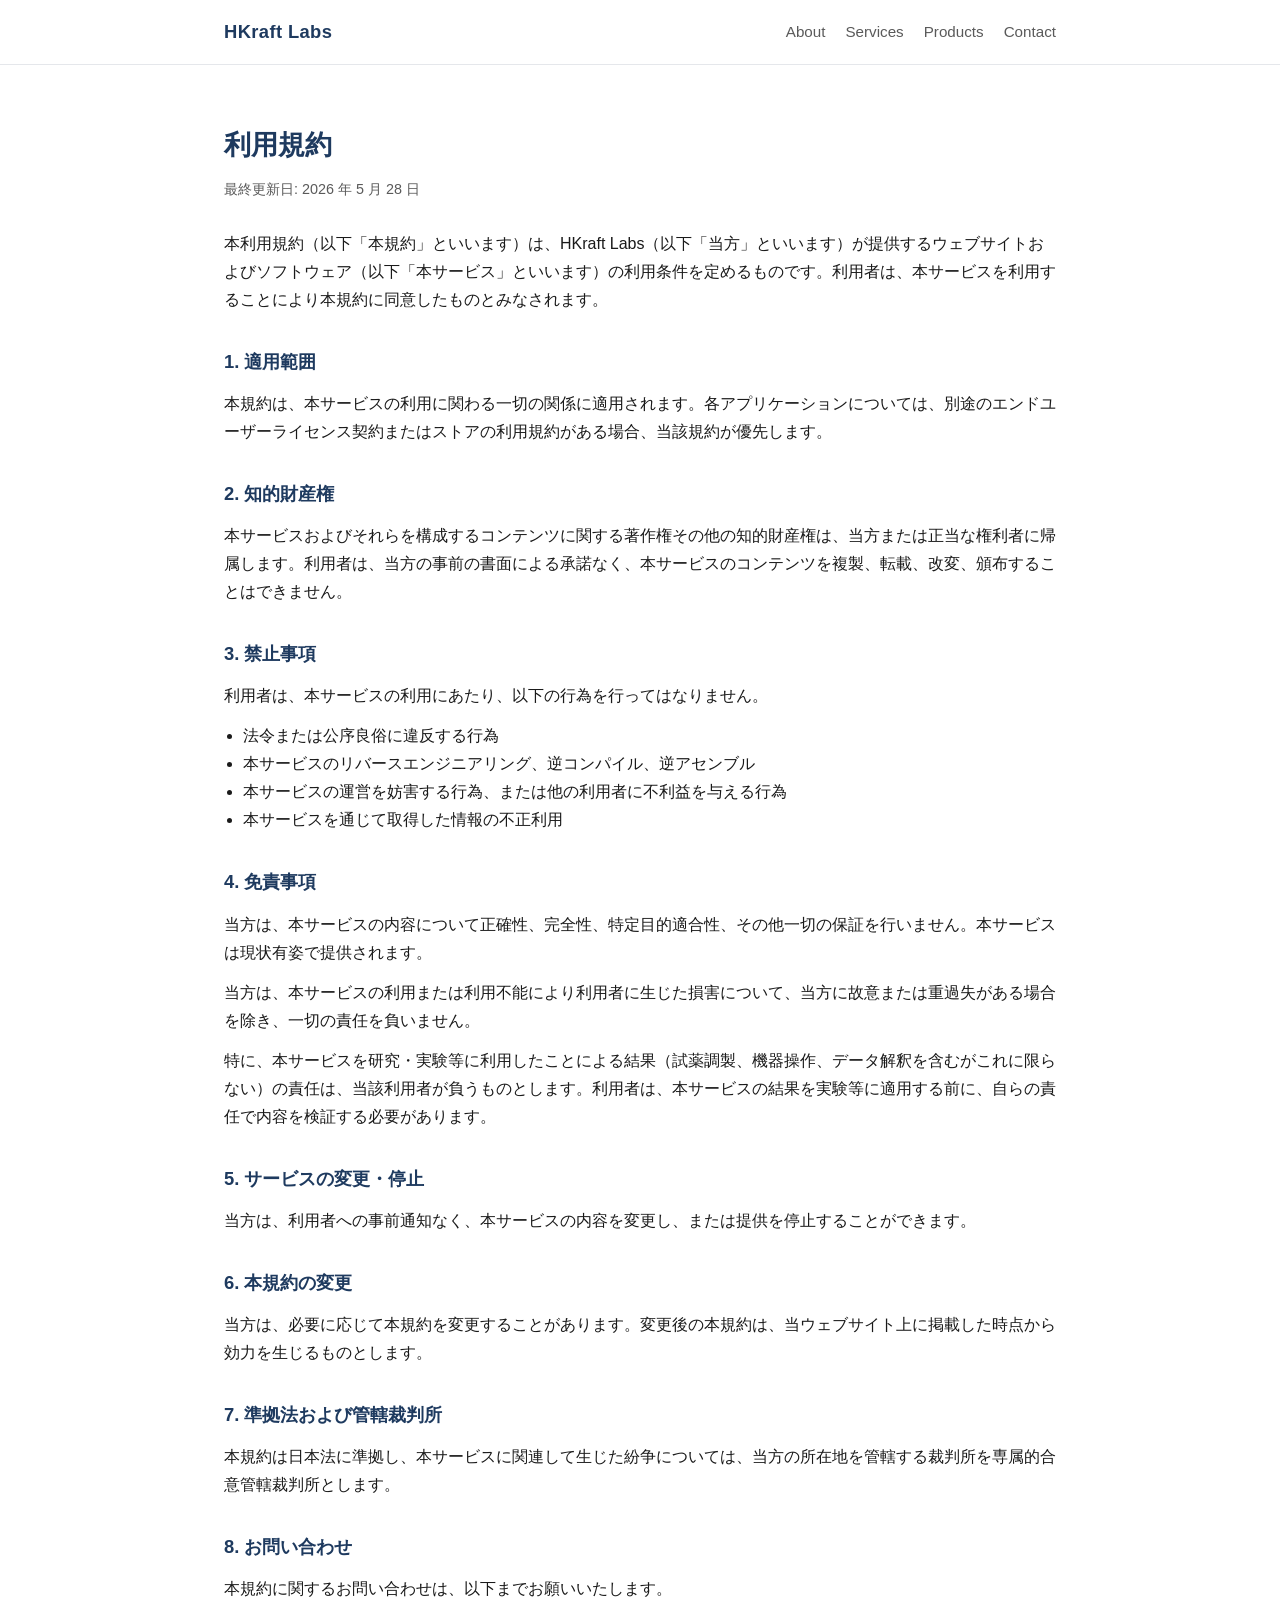
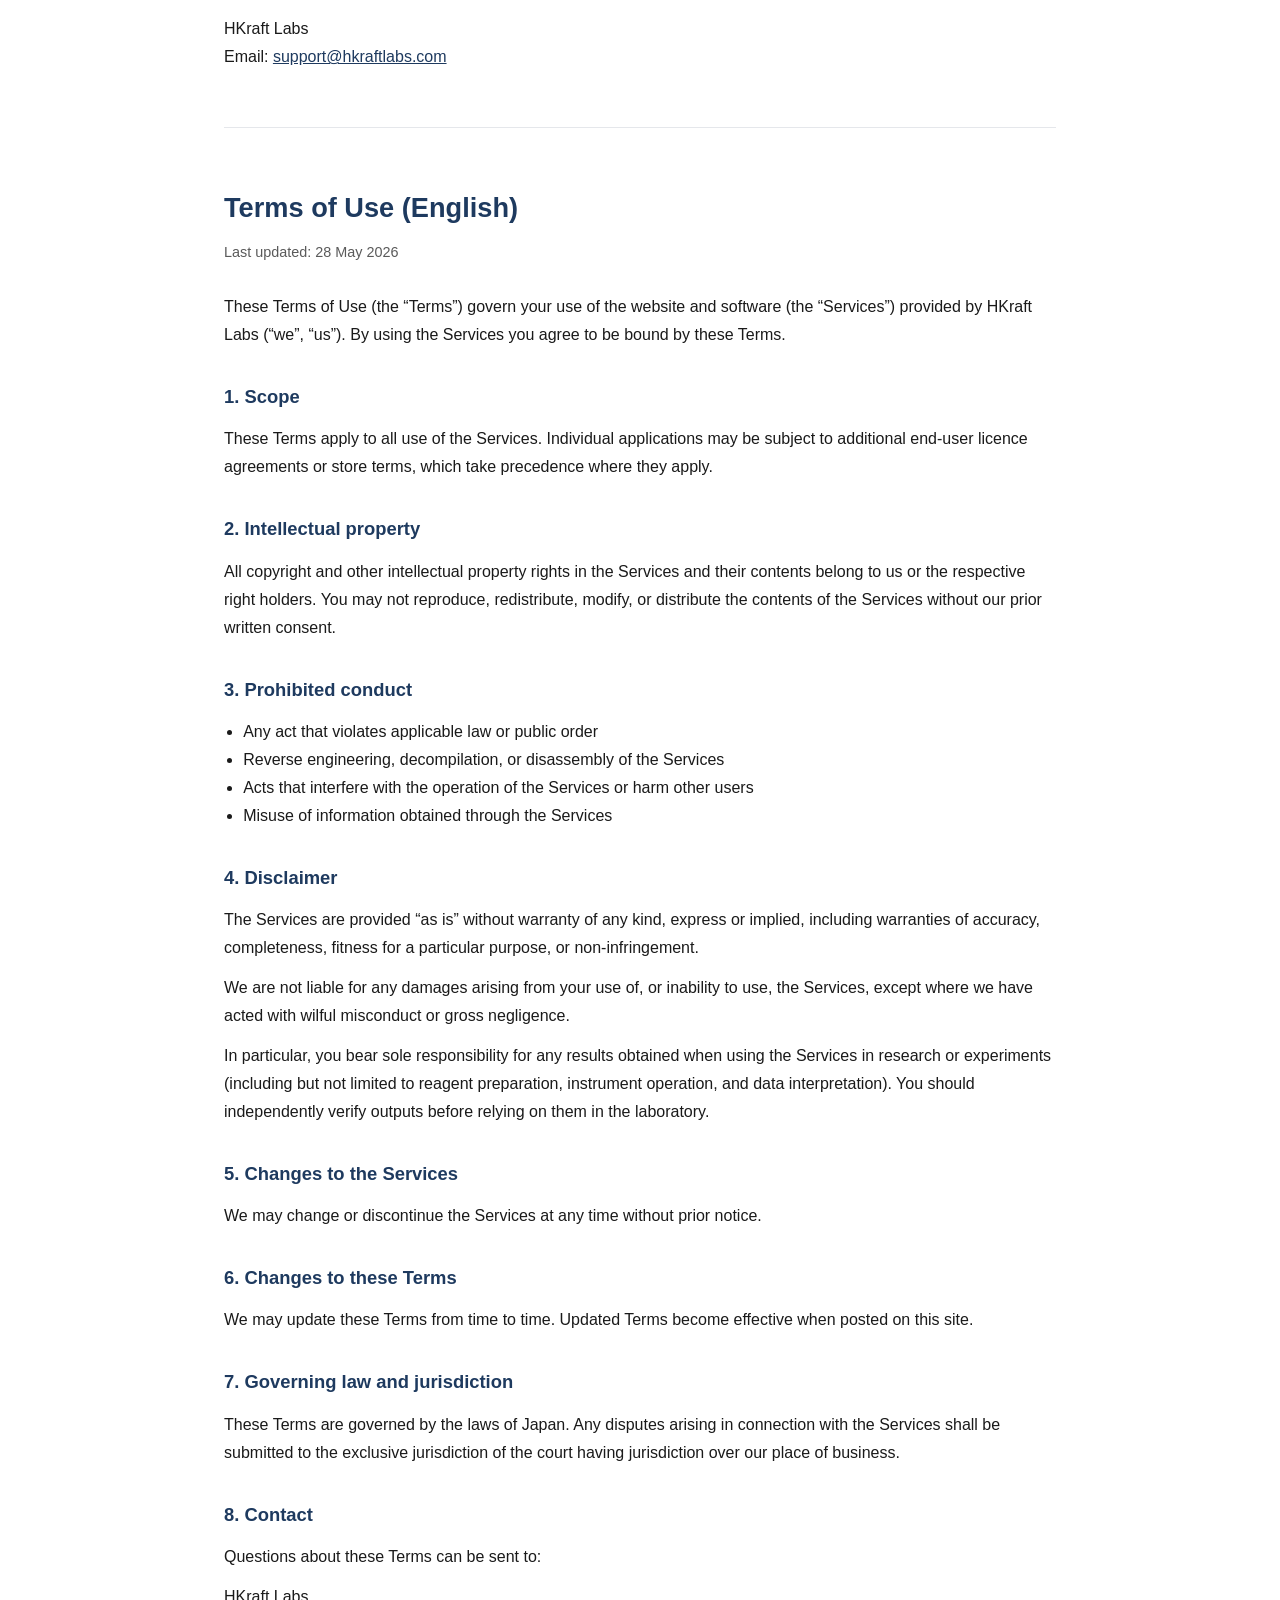
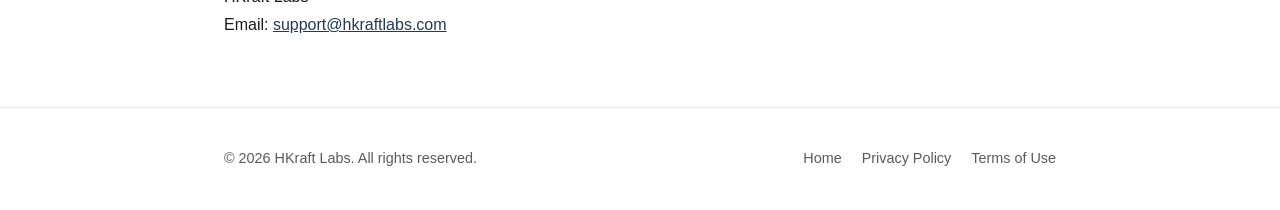
<file: terms.html>
<!DOCTYPE html>
<html lang="ja">
<head>
<meta charset="UTF-8">
<meta name="viewport" content="width=device-width, initial-scale=1.0">
<title>Terms of Use — HKraft Labs</title>
<meta name="description" content="HKraft Labs 利用規約 / Terms of Use">
<link rel="stylesheet" href="styles.css">
</head>
<body>
<header class="site-header">
  <div class="container header-inner">
    <a href="/" class="logo">HKraft Labs</a>
    <nav class="site-nav">
      <a href="index.html#about">About</a>
      <a href="index.html#services">Services</a>
      <a href="index.html#products">Products</a>
      <a href="index.html#contact">Contact</a>
    </nav>
  </div>
</header>

<main class="legal">
  <div class="container">
    <h1>利用規約</h1>
    <p class="effective">最終更新日: 2026 年 5 月 28 日</p>

    <p>本利用規約（以下「本規約」といいます）は、HKraft Labs（以下「当方」といいます）が提供するウェブサイトおよびソフトウェア（以下「本サービス」といいます）の利用条件を定めるものです。利用者は、本サービスを利用することにより本規約に同意したものとみなされます。</p>

    <h2>1. 適用範囲</h2>
    <p>本規約は、本サービスの利用に関わる一切の関係に適用されます。各アプリケーションについては、別途のエンドユーザーライセンス契約またはストアの利用規約がある場合、当該規約が優先します。</p>

    <h2>2. 知的財産権</h2>
    <p>本サービスおよびそれらを構成するコンテンツに関する著作権その他の知的財産権は、当方または正当な権利者に帰属します。利用者は、当方の事前の書面による承諾なく、本サービスのコンテンツを複製、転載、改変、頒布することはできません。</p>

    <h2>3. 禁止事項</h2>
    <p>利用者は、本サービスの利用にあたり、以下の行為を行ってはなりません。</p>
    <ul>
      <li>法令または公序良俗に違反する行為</li>
      <li>本サービスのリバースエンジニアリング、逆コンパイル、逆アセンブル</li>
      <li>本サービスの運営を妨害する行為、または他の利用者に不利益を与える行為</li>
      <li>本サービスを通じて取得した情報の不正利用</li>
    </ul>

    <h2>4. 免責事項</h2>
    <p>当方は、本サービスの内容について正確性、完全性、特定目的適合性、その他一切の保証を行いません。本サービスは現状有姿で提供されます。</p>
    <p>当方は、本サービスの利用または利用不能により利用者に生じた損害について、当方に故意または重過失がある場合を除き、一切の責任を負いません。</p>
    <p>特に、本サービスを研究・実験等に利用したことによる結果（試薬調製、機器操作、データ解釈を含むがこれに限らない）の責任は、当該利用者が負うものとします。利用者は、本サービスの結果を実験等に適用する前に、自らの責任で内容を検証する必要があります。</p>

    <h2>5. サービスの変更・停止</h2>
    <p>当方は、利用者への事前通知なく、本サービスの内容を変更し、または提供を停止することができます。</p>

    <h2>6. 本規約の変更</h2>
    <p>当方は、必要に応じて本規約を変更することがあります。変更後の本規約は、当ウェブサイト上に掲載した時点から効力を生じるものとします。</p>

    <h2>7. 準拠法および管轄裁判所</h2>
    <p>本規約は日本法に準拠し、本サービスに関連して生じた紛争については、当方の所在地を管轄する裁判所を専属的合意管轄裁判所とします。</p>

    <h2>8. お問い合わせ</h2>
    <p>本規約に関するお問い合わせは、以下までお願いいたします。</p>
    <p>HKraft Labs<br>Email: <a href="mailto:support@hkraftlabs.com">support@hkraftlabs.com</a></p>

    <hr>

    <h1>Terms of Use (English)</h1>
    <p class="effective">Last updated: 28 May 2026</p>

    <p>These Terms of Use (the &ldquo;Terms&rdquo;) govern your use of the website and software (the &ldquo;Services&rdquo;) provided by HKraft Labs (&ldquo;we&rdquo;, &ldquo;us&rdquo;). By using the Services you agree to be bound by these Terms.</p>

    <h2>1. Scope</h2>
    <p>These Terms apply to all use of the Services. Individual applications may be subject to additional end-user licence agreements or store terms, which take precedence where they apply.</p>

    <h2>2. Intellectual property</h2>
    <p>All copyright and other intellectual property rights in the Services and their contents belong to us or the respective right holders. You may not reproduce, redistribute, modify, or distribute the contents of the Services without our prior written consent.</p>

    <h2>3. Prohibited conduct</h2>
    <ul>
      <li>Any act that violates applicable law or public order</li>
      <li>Reverse engineering, decompilation, or disassembly of the Services</li>
      <li>Acts that interfere with the operation of the Services or harm other users</li>
      <li>Misuse of information obtained through the Services</li>
    </ul>

    <h2>4. Disclaimer</h2>
    <p>The Services are provided &ldquo;as is&rdquo; without warranty of any kind, express or implied, including warranties of accuracy, completeness, fitness for a particular purpose, or non-infringement.</p>
    <p>We are not liable for any damages arising from your use of, or inability to use, the Services, except where we have acted with wilful misconduct or gross negligence.</p>
    <p>In particular, you bear sole responsibility for any results obtained when using the Services in research or experiments (including but not limited to reagent preparation, instrument operation, and data interpretation). You should independently verify outputs before relying on them in the laboratory.</p>

    <h2>5. Changes to the Services</h2>
    <p>We may change or discontinue the Services at any time without prior notice.</p>

    <h2>6. Changes to these Terms</h2>
    <p>We may update these Terms from time to time. Updated Terms become effective when posted on this site.</p>

    <h2>7. Governing law and jurisdiction</h2>
    <p>These Terms are governed by the laws of Japan. Any disputes arising in connection with the Services shall be submitted to the exclusive jurisdiction of the court having jurisdiction over our place of business.</p>

    <h2>8. Contact</h2>
    <p>Questions about these Terms can be sent to:</p>
    <p>HKraft Labs<br>Email: <a href="mailto:support@hkraftlabs.com">support@hkraftlabs.com</a></p>
  </div>
</main>

<footer class="site-footer">
  <div class="container footer-inner">
    <p>&copy; 2026 HKraft Labs. All rights reserved.</p>
    <nav class="footer-nav">
      <a href="index.html">Home</a>
      <a href="privacy.html">Privacy Policy</a>
      <a href="terms.html">Terms of Use</a>
    </nav>
  </div>
</footer>
</body>
</html>
</file>
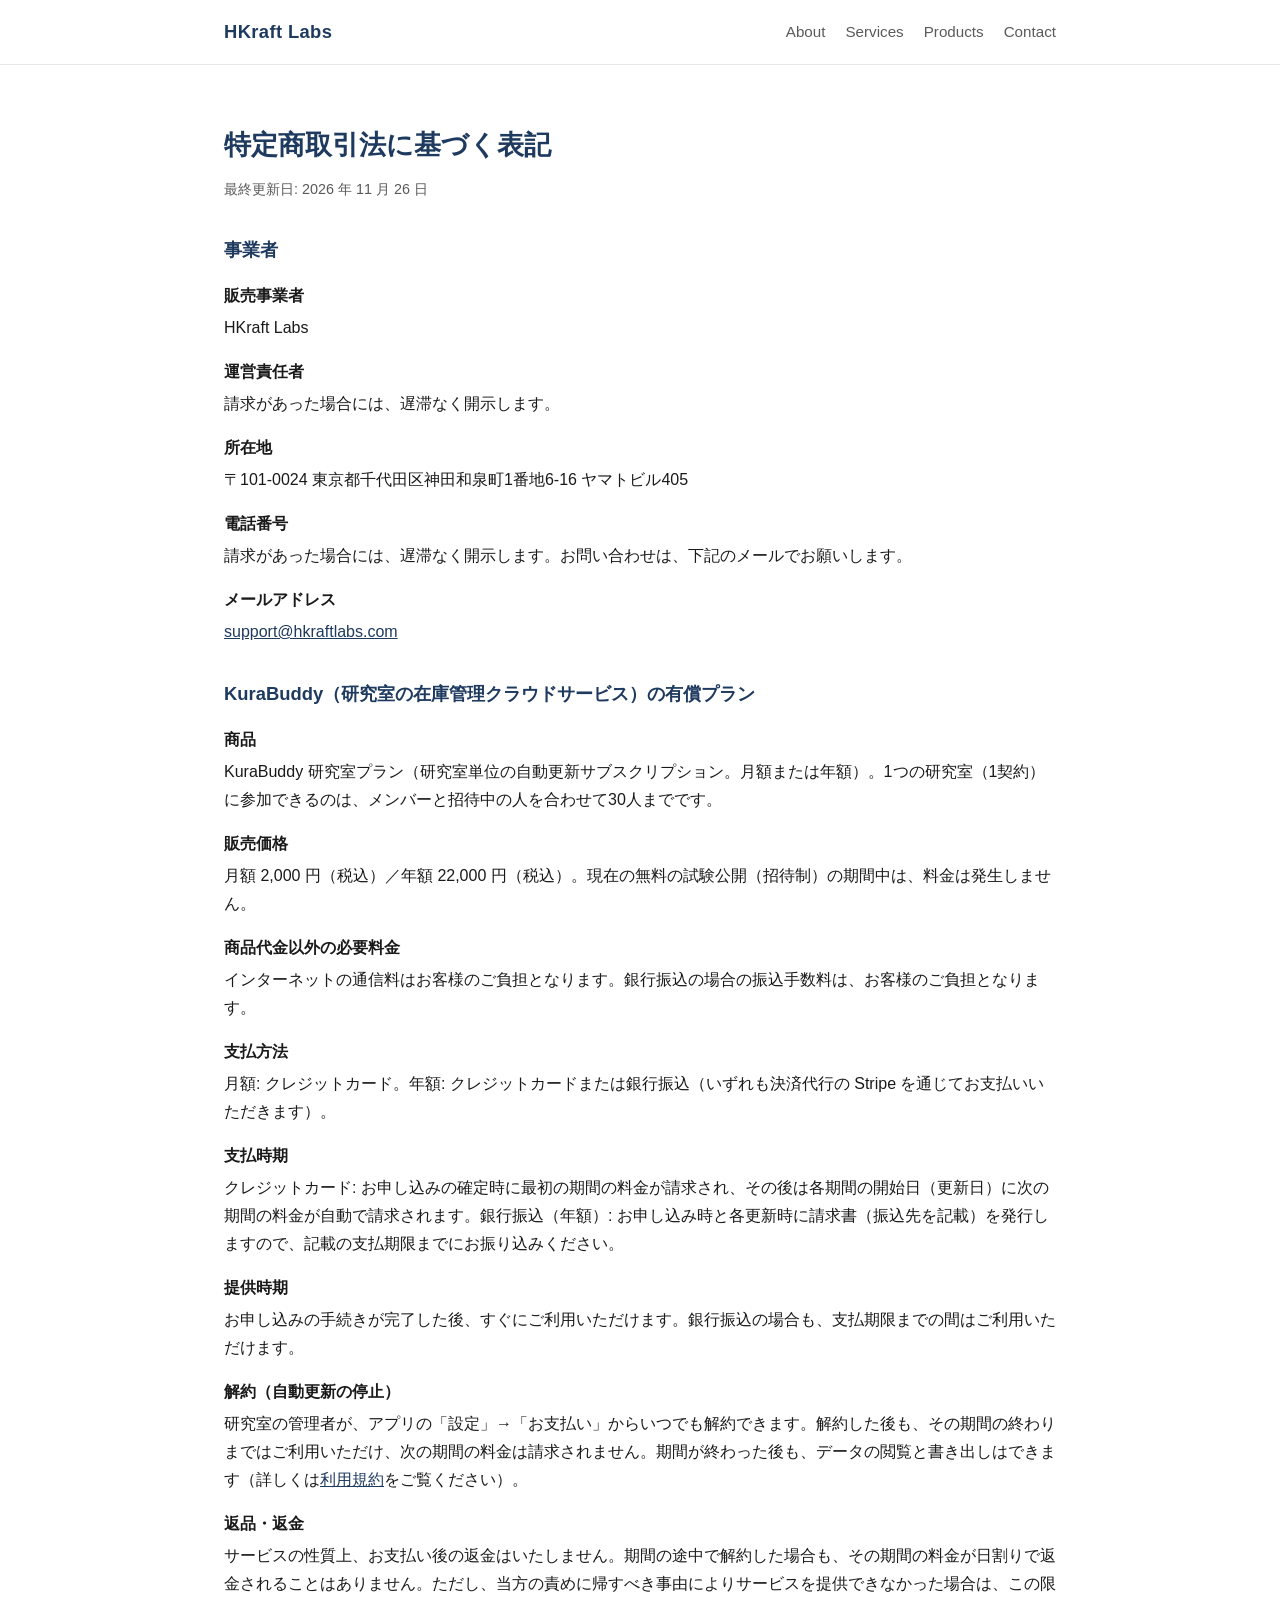
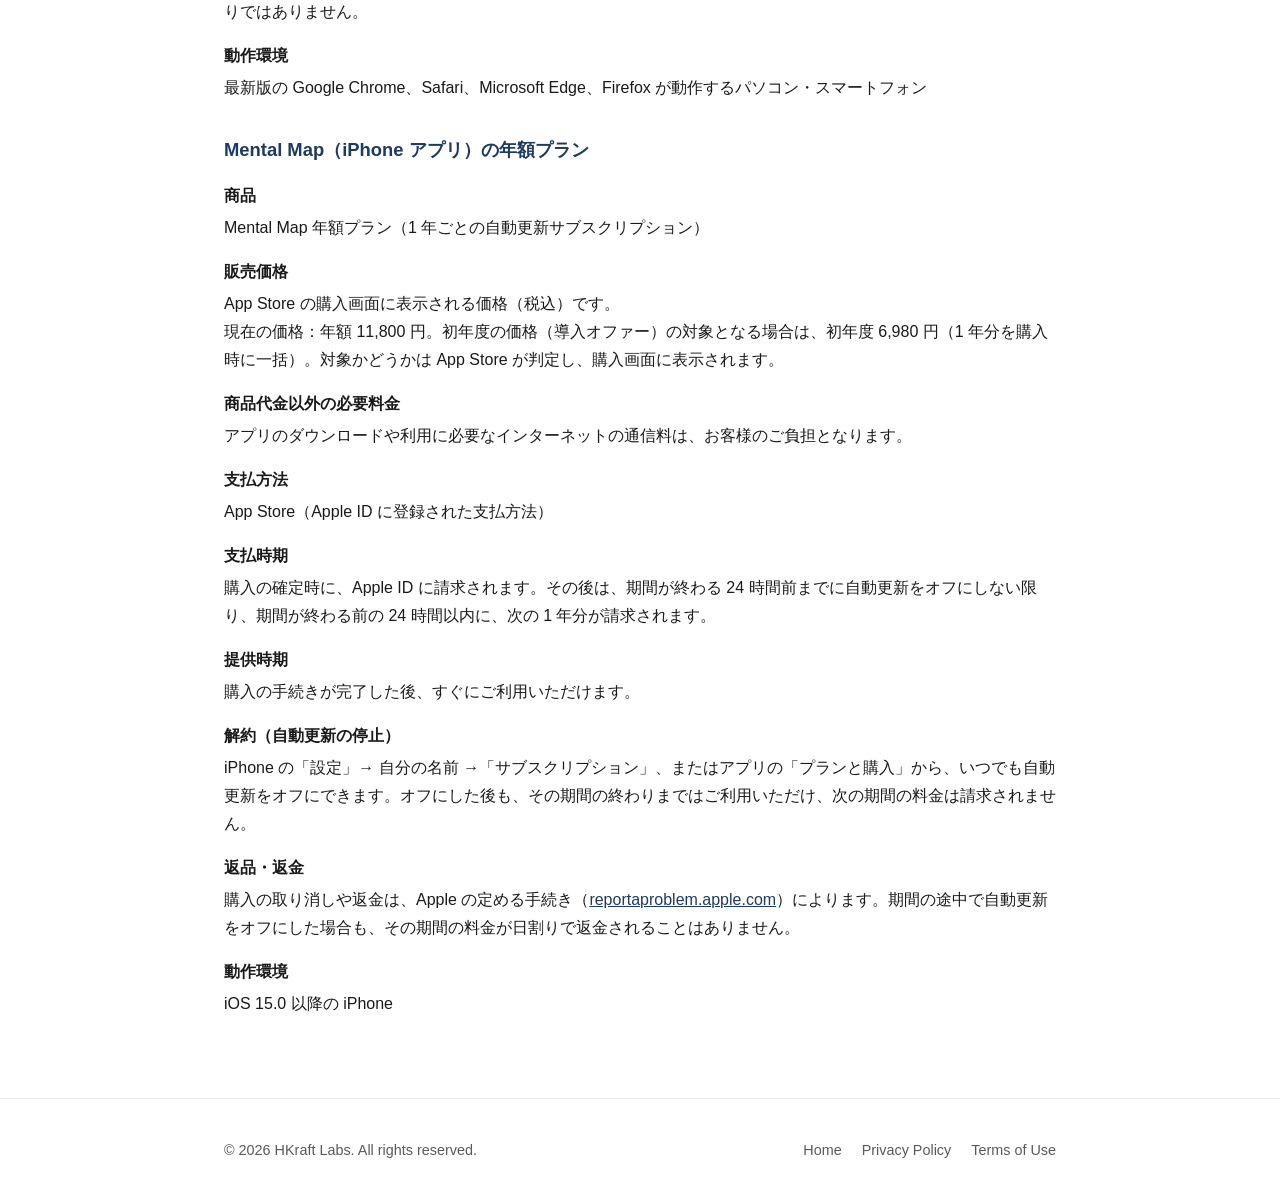
<file: tokushoho.html>
<!DOCTYPE html>
<html lang="ja">
<head>
<meta charset="UTF-8">
<meta name="viewport" content="width=device-width, initial-scale=1.0">
<title>特定商取引法に基づく表記 — HKraft Labs</title>
<meta name="description" content="HKraft Labs 特定商取引法に基づく表記 / Notation based on the Act on Specified Commercial Transactions">
<link rel="stylesheet" href="styles.css">
<style>
  .legal dl { margin: 0 0 24px; }
  .legal dt { font-weight: 600; margin-top: 16px; }
  .legal dd { margin: 4px 0 0; }
</style>
</head>
<body>
<header class="site-header">
  <div class="container header-inner">
    <a href="/" class="logo">HKraft Labs</a>
    <nav class="site-nav">
      <a href="index.html#about">About</a>
      <a href="index.html#services">Services</a>
      <a href="index.html#products">Products</a>
      <a href="index.html#contact">Contact</a>
    </nav>
  </div>
</header>

<main class="legal">
  <div class="container">
    <h1>特定商取引法に基づく表記</h1>
    <p class="effective">最終更新日: 2026 年 11 月 26 日</p>

    <h2 id="seller">事業者</h2>
    <dl>
      <dt>販売事業者</dt>
      <dd>HKraft Labs</dd>
      <dt>運営責任者</dt>
      <dd>請求があった場合には、遅滞なく開示します。</dd>
      <dt>所在地</dt>
      <dd>〒101-0024 東京都千代田区神田和泉町1番地6-16 ヤマトビル405</dd>
      <dt>電話番号</dt>
      <dd>請求があった場合には、遅滞なく開示します。お問い合わせは、下記のメールでお願いします。</dd>
      <dt>メールアドレス</dt>
      <dd><a href="mailto:support@hkraftlabs.com">support@hkraftlabs.com</a></dd>
    </dl>

    <h2 id="kurabuddy">KuraBuddy（研究室の在庫管理クラウドサービス）の有償プラン</h2>
    <dl>
      <dt>商品</dt>
      <dd>KuraBuddy 研究室プラン（研究室単位の自動更新サブスクリプション。月額または年額）。1つの研究室（1契約）に参加できるのは、メンバーと招待中の人を合わせて30人までです。</dd>
      <dt>販売価格</dt>
      <dd>月額 2,000 円（税込）／年額 22,000 円（税込）。現在の無料の試験公開（招待制）の期間中は、料金は発生しません。</dd>
      <dt>商品代金以外の必要料金</dt>
      <dd>インターネットの通信料はお客様のご負担となります。銀行振込の場合の振込手数料は、お客様のご負担となります。</dd>
      <dt>支払方法</dt>
      <dd>月額: クレジットカード。年額: クレジットカードまたは銀行振込（いずれも決済代行の Stripe を通じてお支払いいただきます）。</dd>
      <dt>支払時期</dt>
      <dd>クレジットカード: お申し込みの確定時に最初の期間の料金が請求され、その後は各期間の開始日（更新日）に次の期間の料金が自動で請求されます。銀行振込（年額）: お申し込み時と各更新時に請求書（振込先を記載）を発行しますので、記載の支払期限までにお振り込みください。</dd>
      <dt>提供時期</dt>
      <dd>お申し込みの手続きが完了した後、すぐにご利用いただけます。銀行振込の場合も、支払期限までの間はご利用いただけます。</dd>
      <dt>解約（自動更新の停止）</dt>
      <dd>研究室の管理者が、アプリの「設定」→「お支払い」からいつでも解約できます。解約した後も、その期間の終わりまではご利用いただけ、次の期間の料金は請求されません。期間が終わった後も、データの閲覧と書き出しはできます（詳しくは<a href="/kurabuddy/terms.html">利用規約</a>をご覧ください）。</dd>
      <dt>返品・返金</dt>
      <dd>サービスの性質上、お支払い後の返金はいたしません。期間の途中で解約した場合も、その期間の料金が日割りで返金されることはありません。ただし、当方の責めに帰すべき事由によりサービスを提供できなかった場合は、この限りではありません。</dd>
      <dt>動作環境</dt>
      <dd>最新版の Google Chrome、Safari、Microsoft Edge、Firefox が動作するパソコン・スマートフォン</dd>
    </dl>

    <h2 id="mentalmap">Mental Map（iPhone アプリ）の年額プラン</h2>
    <dl>
      <dt>商品</dt>
      <dd>Mental Map 年額プラン（1 年ごとの自動更新サブスクリプション）</dd>
      <dt>販売価格</dt>
      <dd>App Store の購入画面に表示される価格（税込）です。<br>現在の価格：年額 11,800 円。初年度の価格（導入オファー）の対象となる場合は、初年度 6,980 円（1 年分を購入時に一括）。対象かどうかは App Store が判定し、購入画面に表示されます。</dd>
      <dt>商品代金以外の必要料金</dt>
      <dd>アプリのダウンロードや利用に必要なインターネットの通信料は、お客様のご負担となります。</dd>
      <dt>支払方法</dt>
      <dd>App Store（Apple ID に登録された支払方法）</dd>
      <dt>支払時期</dt>
      <dd>購入の確定時に、Apple ID に請求されます。その後は、期間が終わる 24 時間前までに自動更新をオフにしない限り、期間が終わる前の 24 時間以内に、次の 1 年分が請求されます。</dd>
      <dt>提供時期</dt>
      <dd>購入の手続きが完了した後、すぐにご利用いただけます。</dd>
      <dt>解約（自動更新の停止）</dt>
      <dd>iPhone の「設定」→ 自分の名前 →「サブスクリプション」、またはアプリの「プランと購入」から、いつでも自動更新をオフにできます。オフにした後も、その期間の終わりまではご利用いただけ、次の期間の料金は請求されません。</dd>
      <dt>返品・返金</dt>
      <dd>購入の取り消しや返金は、Apple の定める手続き（<a href="https://reportaproblem.apple.com/" rel="noopener">reportaproblem.apple.com</a>）によります。期間の途中で自動更新をオフにした場合も、その期間の料金が日割りで返金されることはありません。</dd>
      <dt>動作環境</dt>
      <dd>iOS 15.0 以降の iPhone</dd>
    </dl>
  </div>
</main>

<footer class="site-footer">
  <div class="container footer-inner">
    <p>&copy; 2026 HKraft Labs. All rights reserved.</p>
    <nav class="footer-nav">
      <a href="index.html">Home</a>
      <a href="privacy.html">Privacy Policy</a>
      <a href="terms.html">Terms of Use</a>
    </nav>
  </div>
</footer>
</body>
</html>
</file>
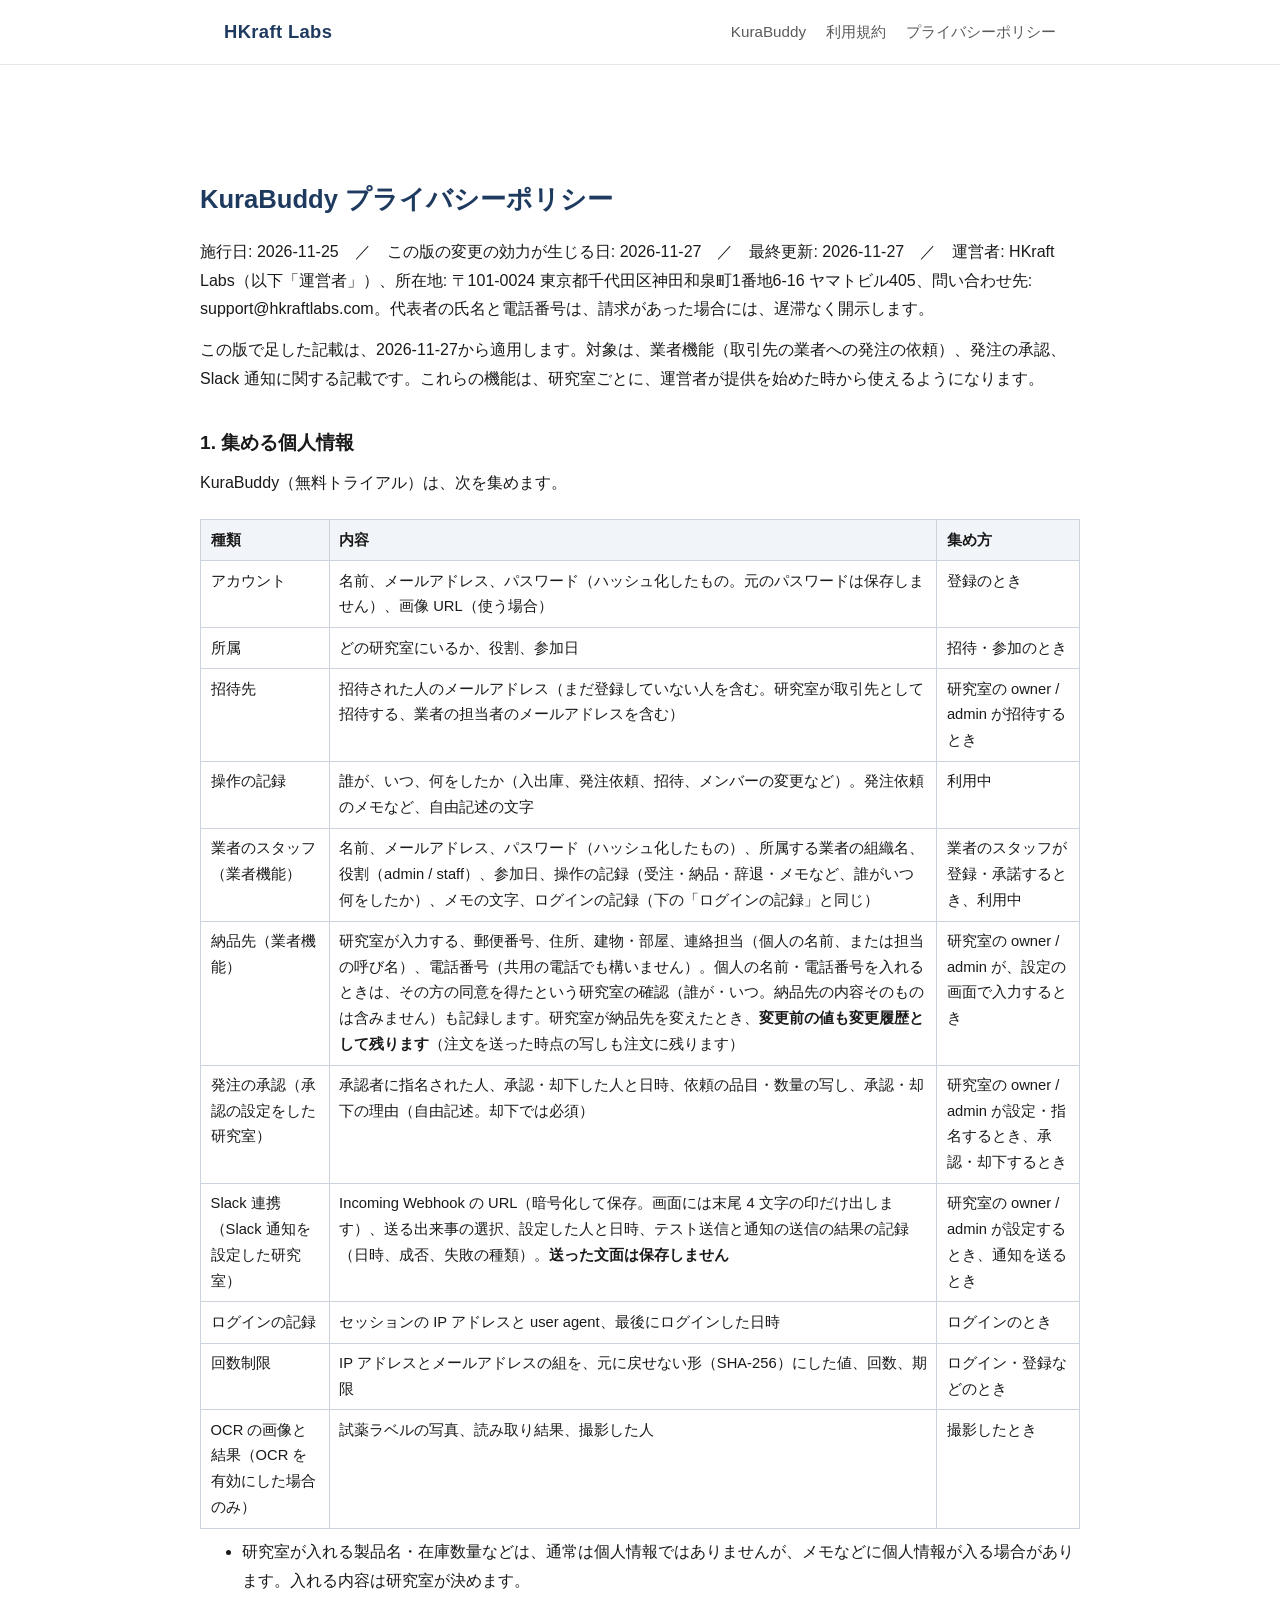
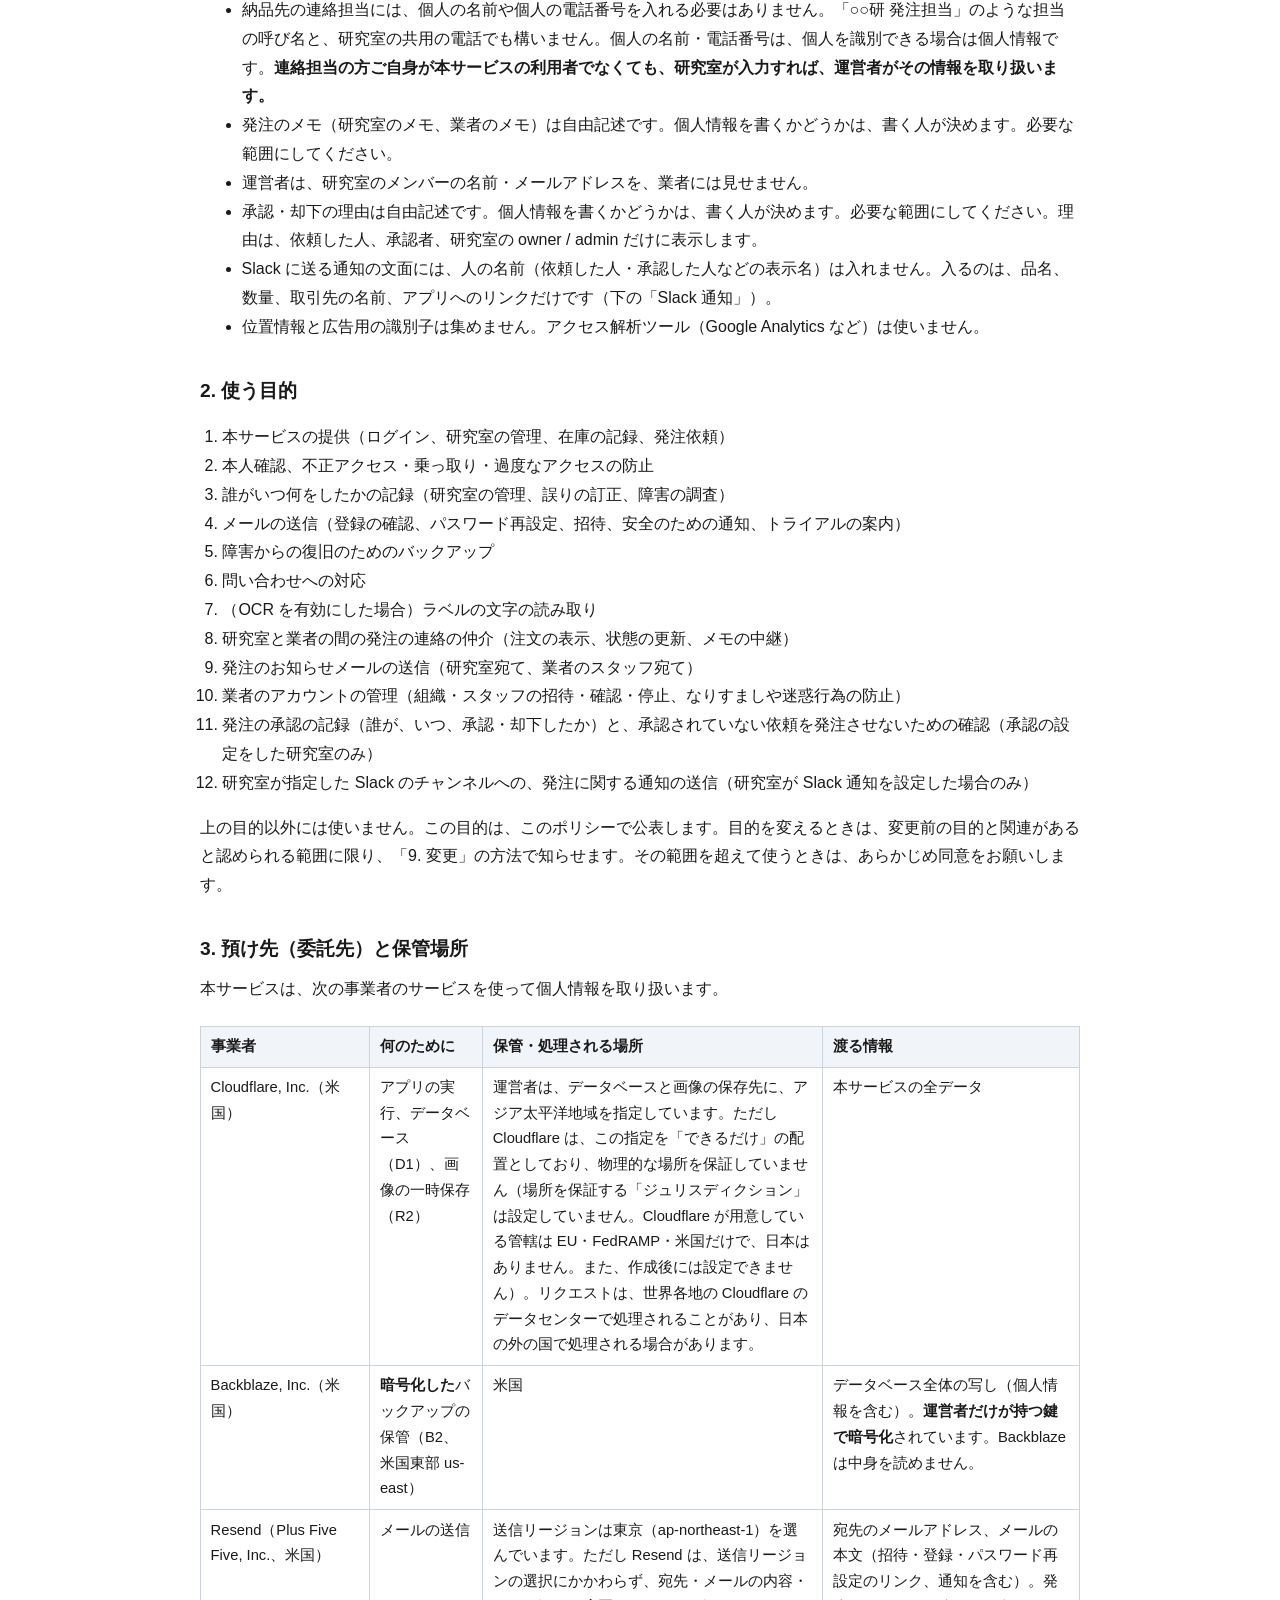
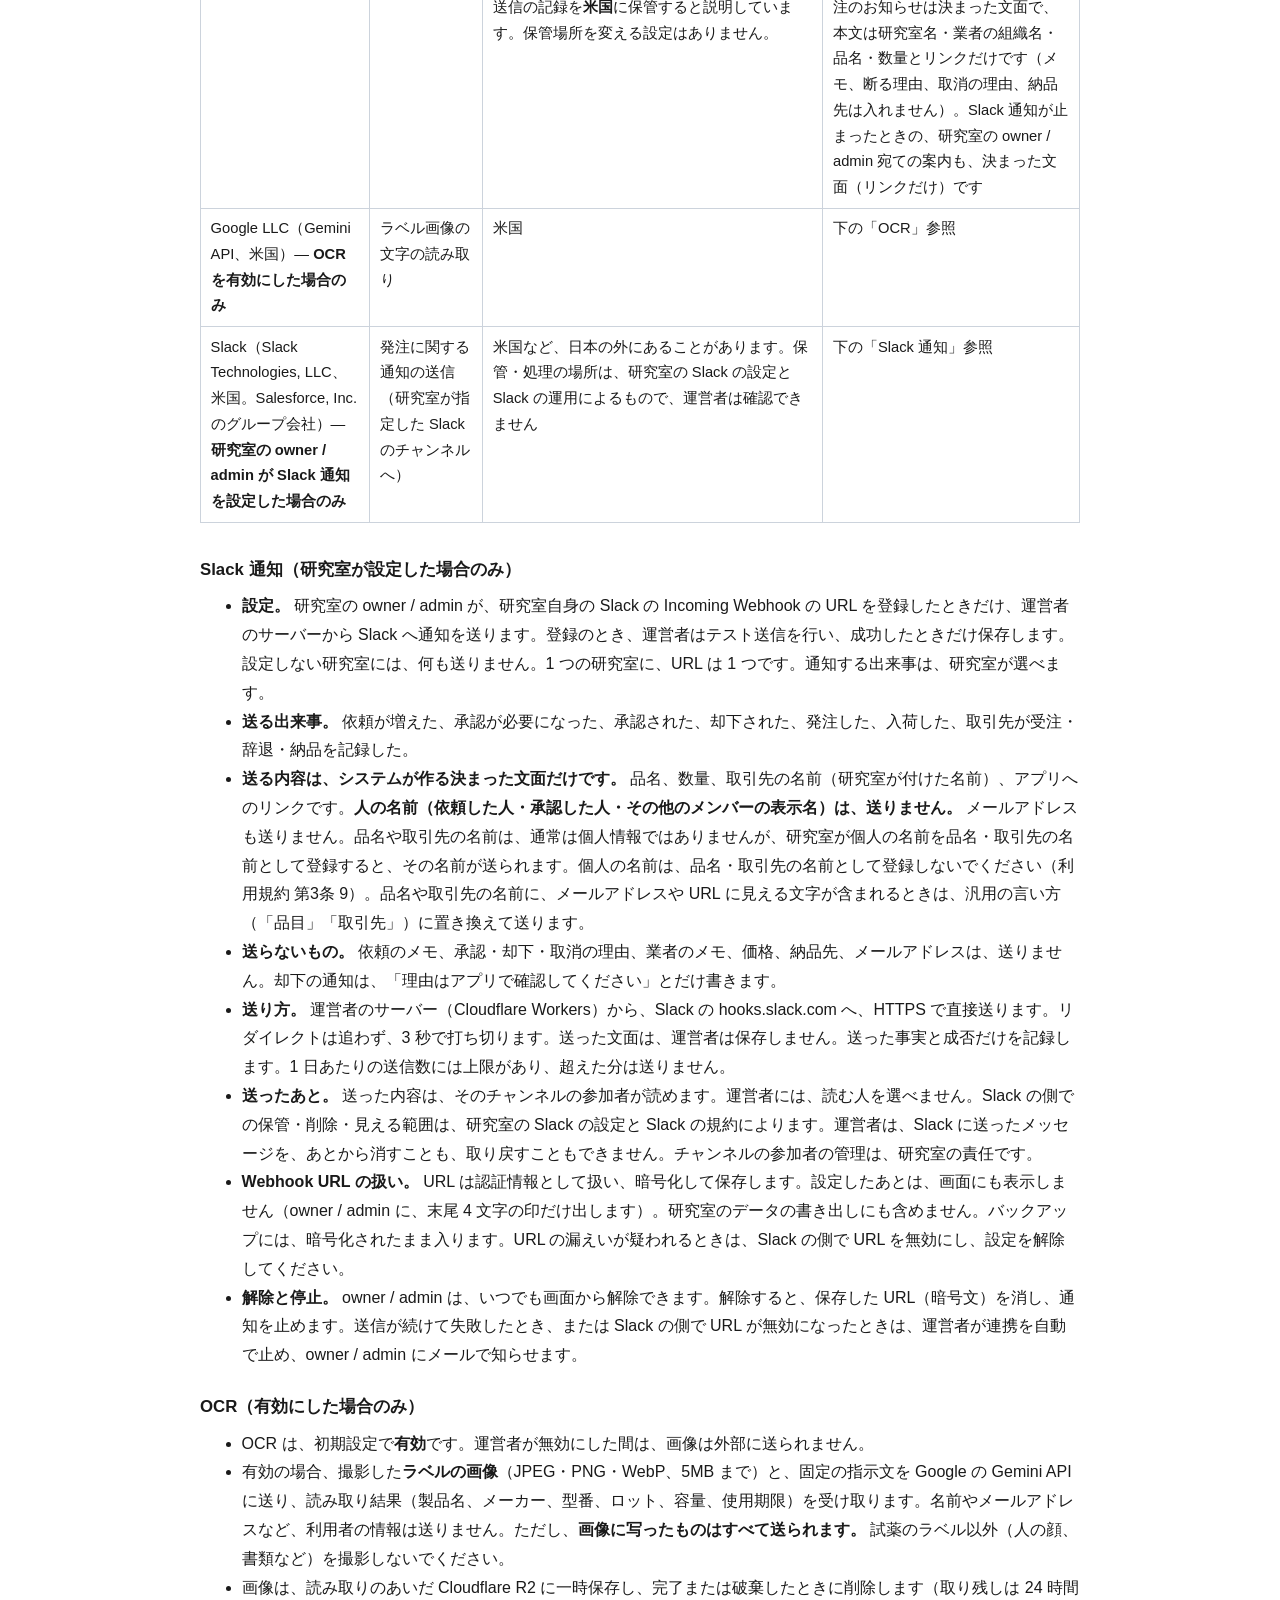
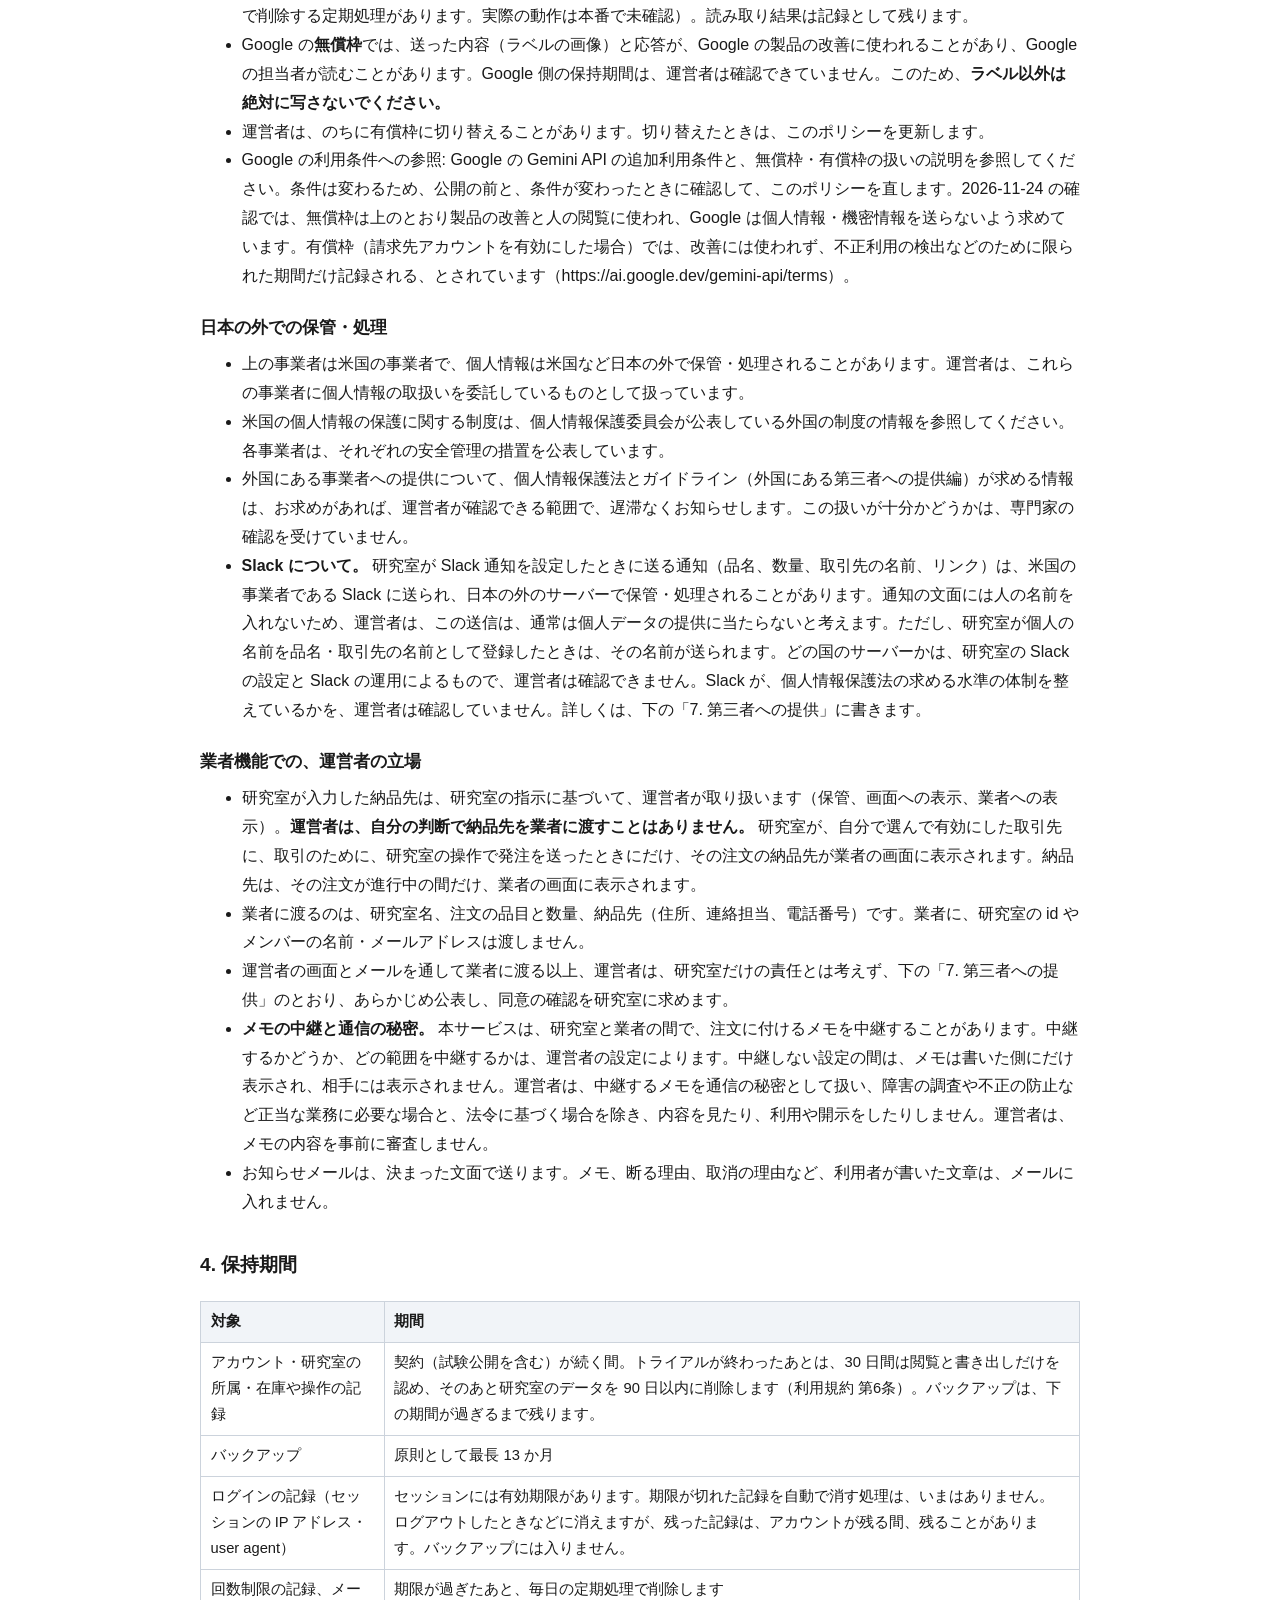
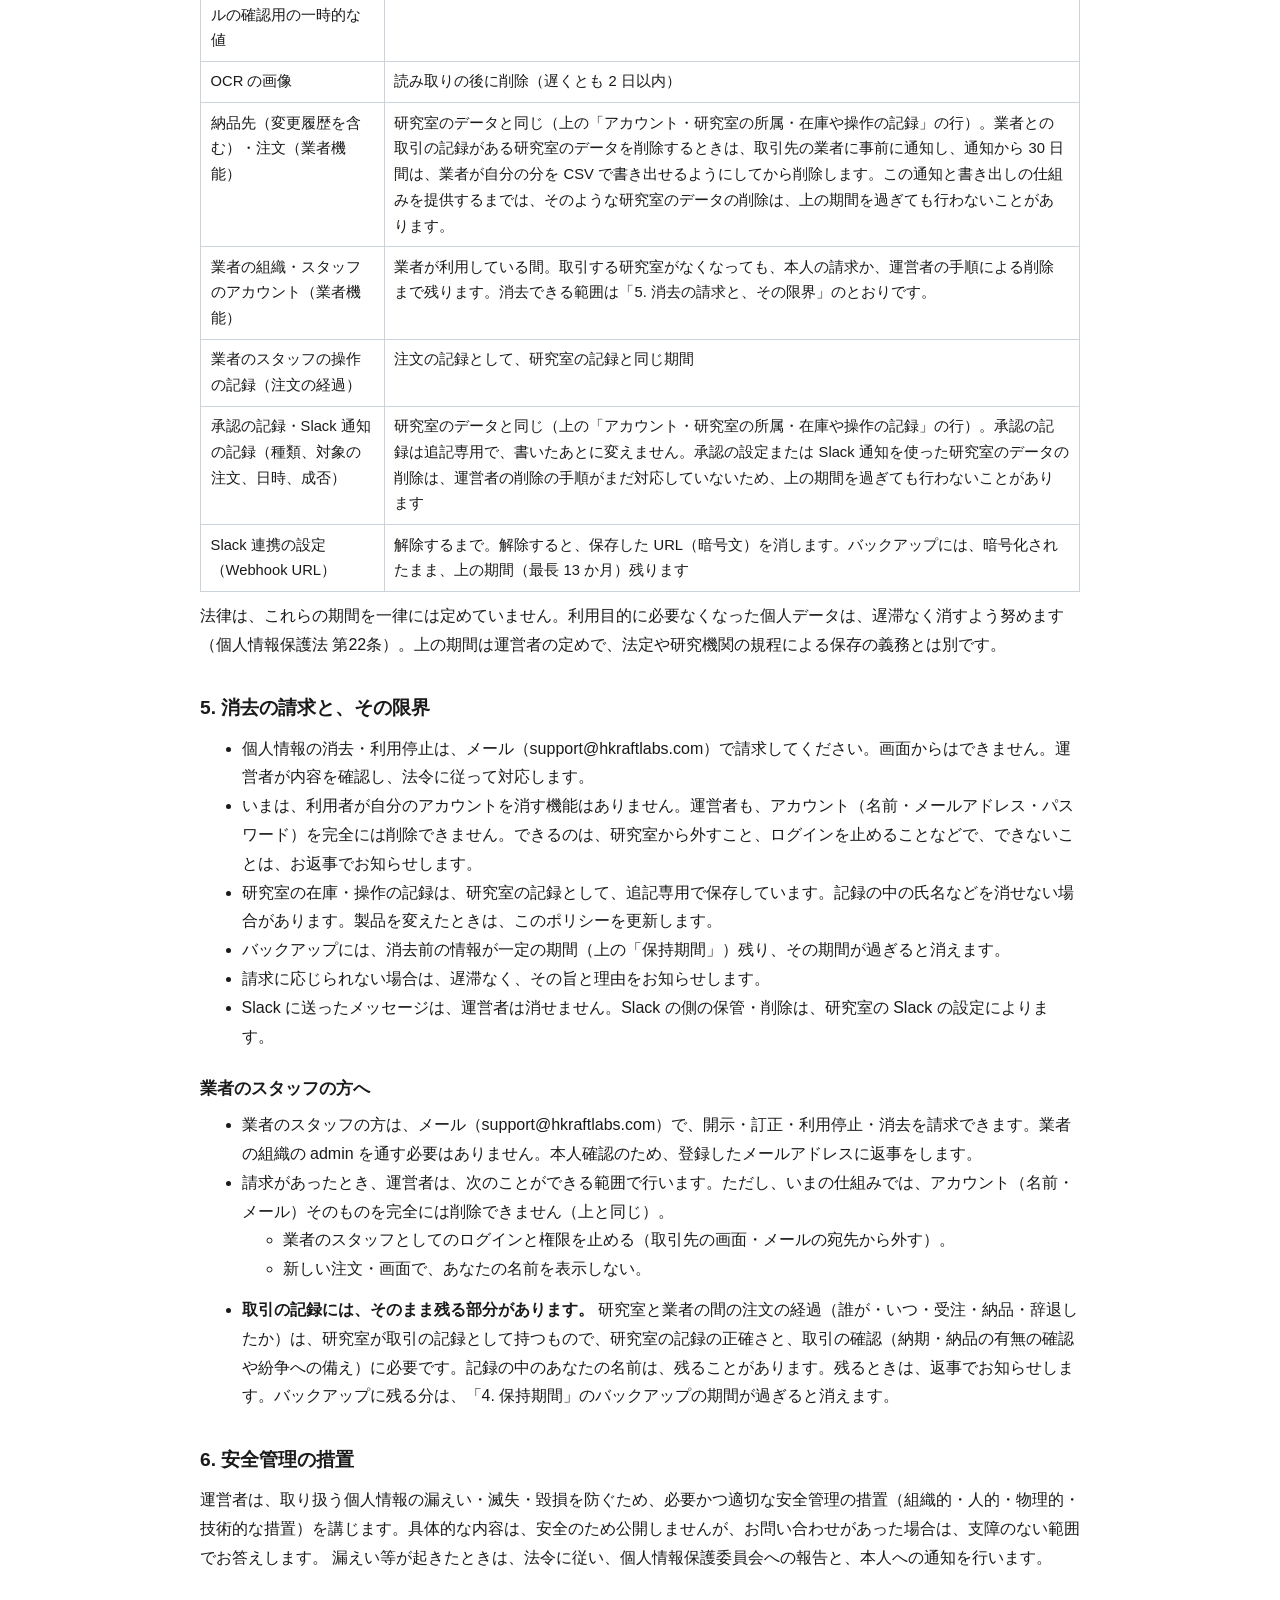
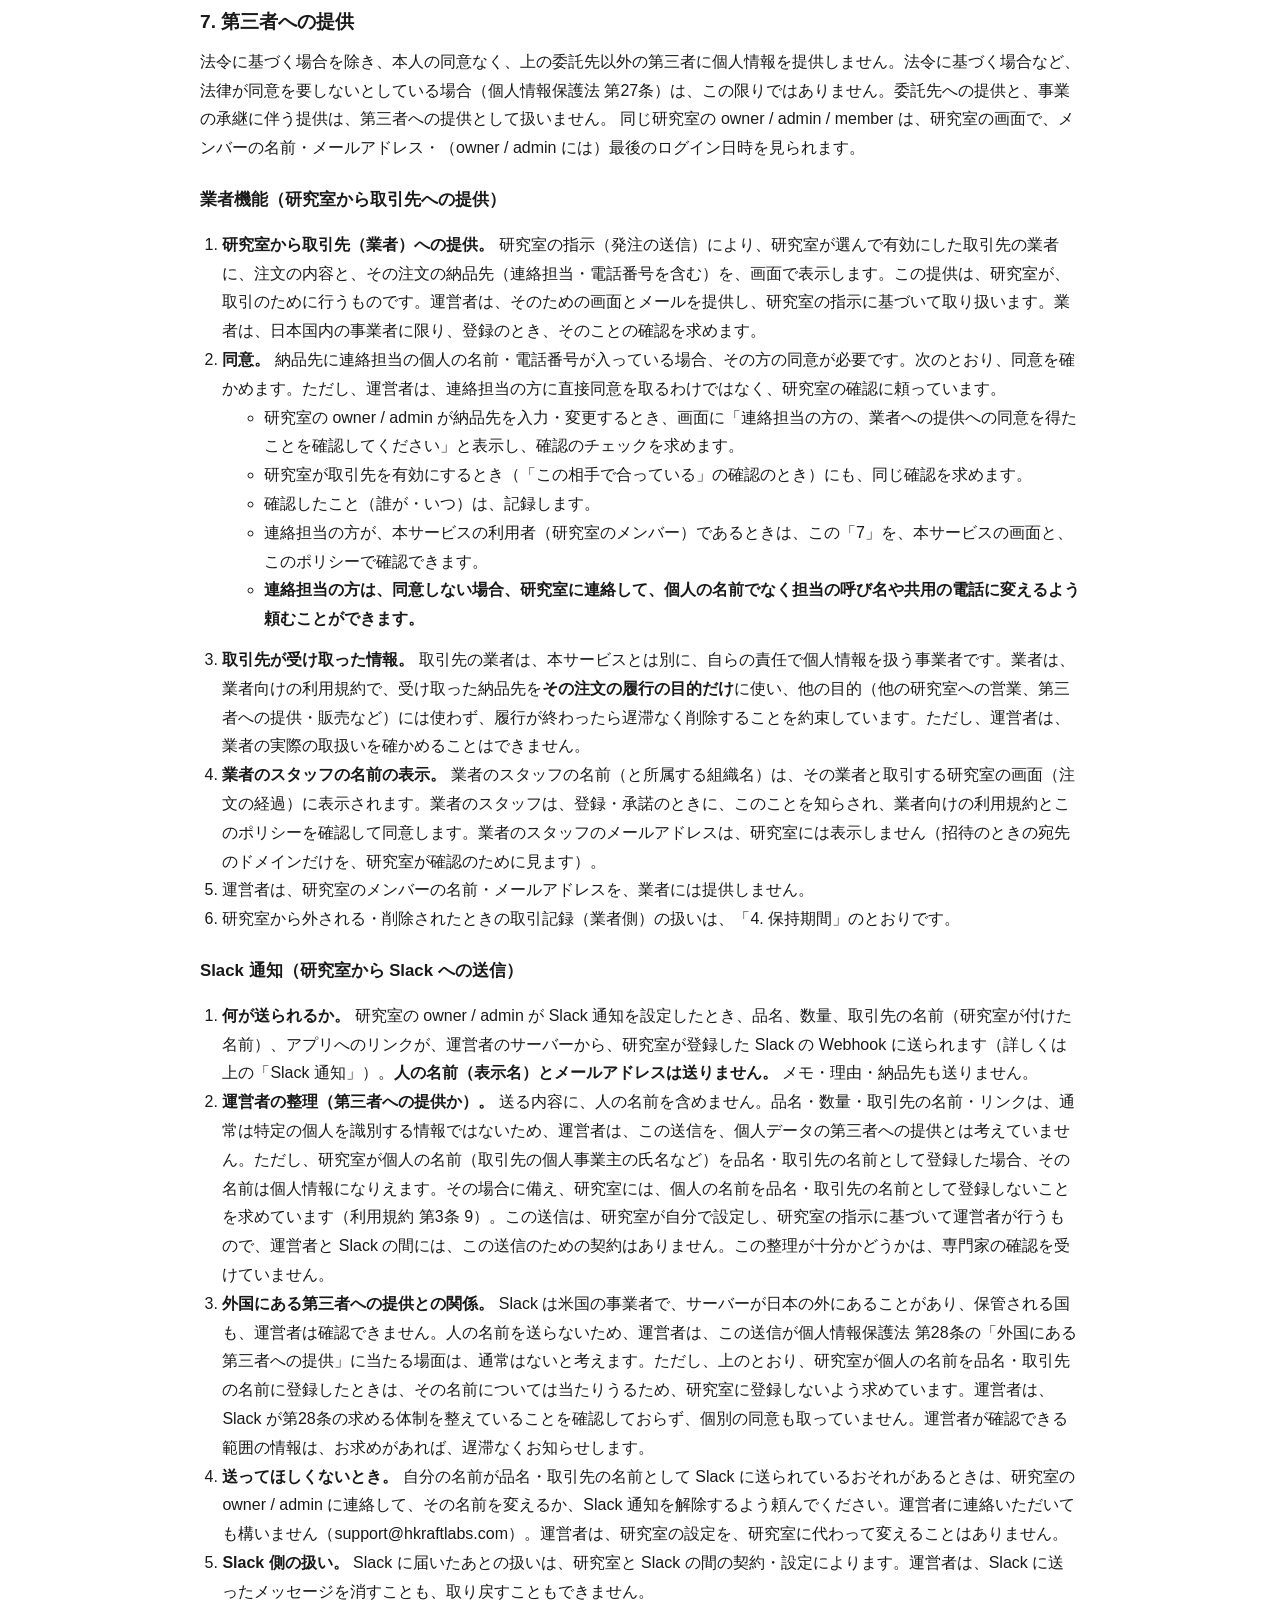
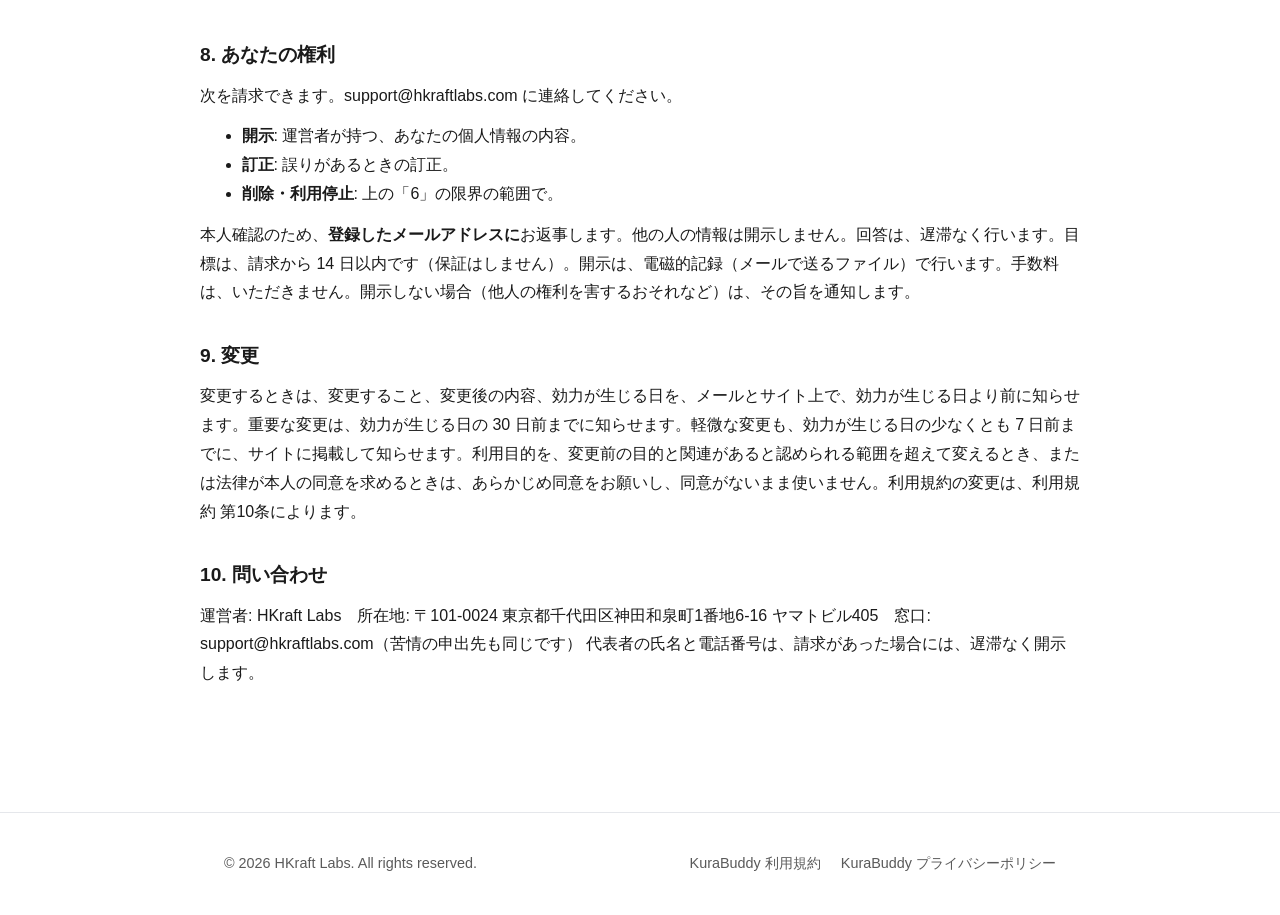
<file: kurabuddy/privacy.html>
<!DOCTYPE html>
<html lang="ja">
<head>
<meta charset="UTF-8">
<meta name="viewport" content="width=device-width, initial-scale=1.0">
<title>KuraBuddy プライバシーポリシー | HKraft Labs</title>
<meta name="description" content="KuraBuddy（研究室の試薬・消耗品の在庫管理サービス）のプライバシーポリシーです。">
<meta name="theme-color" content="#1e3a5f">
<link rel="stylesheet" href="../styles.css">
<style>
.legal h1{font-size:1.6rem;margin:0 0 1rem} .legal h3{font-size:1.2rem;margin:2rem 0 .6rem} .legal h4{font-size:1.05rem;margin:1.4rem 0 .5rem}
.legal p,.legal li{line-height:1.8} .legal ol,.legal ul{padding-left:1.4rem}
.legal .tw{overflow-x:auto} .legal table{border-collapse:collapse;width:100%;font-size:.92rem;margin:.6rem 0}
.legal th,.legal td{border:1px solid #ccd3dc;padding:.45rem .6rem;text-align:left;vertical-align:top} .legal th{background:#f1f4f8}
</style>
</head>
<body>
<header class="site-header">
  <div class="container header-inner">
    <a href="/" class="logo">HKraft Labs</a>
    <nav class="site-nav">
      <a href="/kurabuddy/">KuraBuddy</a>
      <a href="/kurabuddy/terms.html">利用規約</a>
      <a href="/kurabuddy/privacy.html">プライバシーポリシー</a>
    </nav>
  </div>
</header>
<main>
  <section class="section">
    <div class="container legal">
<h1>KuraBuddy プライバシーポリシー</h1>
<p>施行日: 2026-11-25　／　この版の変更の効力が生じる日: 2026-11-27　／　最終更新: 2026-11-27　／　運営者: HKraft Labs（以下「運営者」）、所在地: 〒101-0024 東京都千代田区神田和泉町1番地6-16 ヤマトビル405、問い合わせ先: support@hkraftlabs.com。代表者の氏名と電話番号は、請求があった場合には、遅滞なく開示します。</p>
<p>この版で足した記載は、2026-11-27から適用します。対象は、業者機能（取引先の業者への発注の依頼）、発注の承認、Slack 通知に関する記載です。これらの機能は、研究室ごとに、運営者が提供を始めた時から使えるようになります。</p>
<h3>1. 集める個人情報</h3>
<p>KuraBuddy（無料トライアル）は、次を集めます。</p>
<div class="tw"><table><thead><tr><th>種類</th><th>内容</th><th>集め方</th></tr></thead><tbody><tr><td>アカウント</td><td>名前、メールアドレス、パスワード（ハッシュ化したもの。元のパスワードは保存しません）、画像 URL（使う場合）</td><td>登録のとき</td></tr><tr><td>所属</td><td>どの研究室にいるか、役割、参加日</td><td>招待・参加のとき</td></tr><tr><td>招待先</td><td>招待された人のメールアドレス（まだ登録していない人を含む。研究室が取引先として招待する、業者の担当者のメールアドレスを含む）</td><td>研究室の owner / admin が招待するとき</td></tr><tr><td>操作の記録</td><td>誰が、いつ、何をしたか（入出庫、発注依頼、招待、メンバーの変更など）。発注依頼のメモなど、自由記述の文字</td><td>利用中</td></tr><tr><td>業者のスタッフ（業者機能）</td><td>名前、メールアドレス、パスワード（ハッシュ化したもの）、所属する業者の組織名、役割（admin / staff）、参加日、操作の記録（受注・納品・辞退・メモなど、誰がいつ何をしたか）、メモの文字、ログインの記録（下の「ログインの記録」と同じ）</td><td>業者のスタッフが登録・承諾するとき、利用中</td></tr><tr><td>納品先（業者機能）</td><td>研究室が入力する、郵便番号、住所、建物・部屋、連絡担当（個人の名前、または担当の呼び名）、電話番号（共用の電話でも構いません）。個人の名前・電話番号を入れるときは、その方の同意を得たという研究室の確認（誰が・いつ。納品先の内容そのものは含みません）も記録します。研究室が納品先を変えたとき、<strong>変更前の値も変更履歴として残ります</strong>（注文を送った時点の写しも注文に残ります）</td><td>研究室の owner / admin が、設定の画面で入力するとき</td></tr><tr><td>発注の承認（承認の設定をした研究室）</td><td>承認者に指名された人、承認・却下した人と日時、依頼の品目・数量の写し、承認・却下の理由（自由記述。却下では必須）</td><td>研究室の owner / admin が設定・指名するとき、承認・却下するとき</td></tr><tr><td>Slack 連携（Slack 通知を設定した研究室）</td><td>Incoming Webhook の URL（暗号化して保存。画面には末尾 4 文字の印だけ出します）、送る出来事の選択、設定した人と日時、テスト送信と通知の送信の結果の記録（日時、成否、失敗の種類）。<strong>送った文面は保存しません</strong></td><td>研究室の owner / admin が設定するとき、通知を送るとき</td></tr><tr><td>ログインの記録</td><td>セッションの IP アドレスと user agent、最後にログインした日時</td><td>ログインのとき</td></tr><tr><td>回数制限</td><td>IP アドレスとメールアドレスの組を、元に戻せない形（SHA-256）にした値、回数、期限</td><td>ログイン・登録などのとき</td></tr><tr><td>OCR の画像と結果（OCR を有効にした場合のみ）</td><td>試薬ラベルの写真、読み取り結果、撮影した人</td><td>撮影したとき</td></tr></tbody></table></div>
<ul><li>研究室が入れる製品名・在庫数量などは、通常は個人情報ではありませんが、メモなどに個人情報が入る場合があります。入れる内容は研究室が決めます。</li><li>納品先の連絡担当には、個人の名前や個人の電話番号を入れる必要はありません。「○○研 発注担当」のような担当の呼び名と、研究室の共用の電話でも構いません。個人の名前・電話番号は、個人を識別できる場合は個人情報です。<strong>連絡担当の方ご自身が本サービスの利用者でなくても、研究室が入力すれば、運営者がその情報を取り扱います。</strong></li><li>発注のメモ（研究室のメモ、業者のメモ）は自由記述です。個人情報を書くかどうかは、書く人が決めます。必要な範囲にしてください。</li><li>運営者は、研究室のメンバーの名前・メールアドレスを、業者には見せません。</li><li>承認・却下の理由は自由記述です。個人情報を書くかどうかは、書く人が決めます。必要な範囲にしてください。理由は、依頼した人、承認者、研究室の owner / admin だけに表示します。</li><li>Slack に送る通知の文面には、人の名前（依頼した人・承認した人などの表示名）は入れません。入るのは、品名、数量、取引先の名前、アプリへのリンクだけです（下の「Slack 通知」）。</li><li>位置情報と広告用の識別子は集めません。アクセス解析ツール（Google Analytics など）は使いません。</li></ul>
<h3>2. 使う目的</h3>
<ol><li>本サービスの提供（ログイン、研究室の管理、在庫の記録、発注依頼）</li><li>本人確認、不正アクセス・乗っ取り・過度なアクセスの防止</li><li>誰がいつ何をしたかの記録（研究室の管理、誤りの訂正、障害の調査）</li><li>メールの送信（登録の確認、パスワード再設定、招待、安全のための通知、トライアルの案内）</li><li>障害からの復旧のためのバックアップ</li><li>問い合わせへの対応</li><li>（OCR を有効にした場合）ラベルの文字の読み取り</li><li>研究室と業者の間の発注の連絡の仲介（注文の表示、状態の更新、メモの中継）</li><li>発注のお知らせメールの送信（研究室宛て、業者のスタッフ宛て）</li><li>業者のアカウントの管理（組織・スタッフの招待・確認・停止、なりすましや迷惑行為の防止）</li><li>発注の承認の記録（誰が、いつ、承認・却下したか）と、承認されていない依頼を発注させないための確認（承認の設定をした研究室のみ）</li><li>研究室が指定した Slack のチャンネルへの、発注に関する通知の送信（研究室が Slack 通知を設定した場合のみ）</li></ol>
<p>上の目的以外には使いません。この目的は、このポリシーで公表します。目的を変えるときは、変更前の目的と関連があると認められる範囲に限り、「9. 変更」の方法で知らせます。その範囲を超えて使うときは、あらかじめ同意をお願いします。</p>
<h3>3. 預け先（委託先）と保管場所</h3>
<p>本サービスは、次の事業者のサービスを使って個人情報を取り扱います。</p>
<div class="tw"><table><thead><tr><th>事業者</th><th>何のために</th><th>保管・処理される場所</th><th>渡る情報</th></tr></thead><tbody><tr><td>Cloudflare, Inc.（米国）</td><td>アプリの実行、データベース（D1）、画像の一時保存（R2）</td><td>運営者は、データベースと画像の保存先に、アジア太平洋地域を指定しています。ただし Cloudflare は、この指定を「できるだけ」の配置としており、物理的な場所を保証していません（場所を保証する「ジュリスディクション」は設定していません。Cloudflare が用意している管轄は EU・FedRAMP・米国だけで、日本はありません。また、作成後には設定できません）。リクエストは、世界各地の Cloudflare のデータセンターで処理されることがあり、日本の外の国で処理される場合があります。</td><td>本サービスの全データ</td></tr><tr><td>Backblaze, Inc.（米国）</td><td><strong>暗号化した</strong>バックアップの保管（B2、米国東部 us-east）</td><td>米国</td><td>データベース全体の写し（個人情報を含む）。<strong>運営者だけが持つ鍵で暗号化</strong>されています。Backblaze は中身を読めません。</td></tr><tr><td>Resend（Plus Five Five, Inc.、米国）</td><td>メールの送信</td><td>送信リージョンは東京（ap-northeast-1）を選んでいます。ただし Resend は、送信リージョンの選択にかかわらず、宛先・メールの内容・送信の記録を<strong>米国</strong>に保管すると説明しています。保管場所を変える設定はありません。</td><td>宛先のメールアドレス、メールの本文（招待・登録・パスワード再設定のリンク、通知を含む）。発注のお知らせは決まった文面で、本文は研究室名・業者の組織名・品名・数量とリンクだけです（メモ、断る理由、取消の理由、納品先は入れません）。Slack 通知が止まったときの、研究室の owner / admin 宛ての案内も、決まった文面（リンクだけ）です</td></tr><tr><td>Google LLC（Gemini API、米国）— <strong>OCR を有効にした場合のみ</strong></td><td>ラベル画像の文字の読み取り</td><td>米国</td><td>下の「OCR」参照</td></tr><tr><td>Slack（Slack Technologies, LLC、米国。Salesforce, Inc. のグループ会社）— <strong>研究室の owner / admin が Slack 通知を設定した場合のみ</strong></td><td>発注に関する通知の送信（研究室が指定した Slack のチャンネルへ）</td><td>米国など、日本の外にあることがあります。保管・処理の場所は、研究室の Slack の設定と Slack の運用によるもので、運営者は確認できません</td><td>下の「Slack 通知」参照</td></tr></tbody></table></div>
<h4>Slack 通知（研究室が設定した場合のみ）</h4>
<ul><li><strong>設定。</strong> 研究室の owner / admin が、研究室自身の Slack の Incoming Webhook の URL を登録したときだけ、運営者のサーバーから Slack へ通知を送ります。登録のとき、運営者はテスト送信を行い、成功したときだけ保存します。設定しない研究室には、何も送りません。1 つの研究室に、URL は 1 つです。通知する出来事は、研究室が選べます。</li><li><strong>送る出来事。</strong> 依頼が増えた、承認が必要になった、承認された、却下された、発注した、入荷した、取引先が受注・辞退・納品を記録した。</li><li><strong>送る内容は、システムが作る決まった文面だけです。</strong> 品名、数量、取引先の名前（研究室が付けた名前）、アプリへのリンクです。<strong>人の名前（依頼した人・承認した人・その他のメンバーの表示名）は、送りません。</strong> メールアドレスも送りません。品名や取引先の名前は、通常は個人情報ではありませんが、研究室が個人の名前を品名・取引先の名前として登録すると、その名前が送られます。個人の名前は、品名・取引先の名前として登録しないでください（利用規約 第3条 9）。品名や取引先の名前に、メールアドレスや URL に見える文字が含まれるときは、汎用の言い方（「品目」「取引先」）に置き換えて送ります。</li><li><strong>送らないもの。</strong> 依頼のメモ、承認・却下・取消の理由、業者のメモ、価格、納品先、メールアドレスは、送りません。却下の通知は、「理由はアプリで確認してください」とだけ書きます。</li><li><strong>送り方。</strong> 運営者のサーバー（Cloudflare Workers）から、Slack の hooks.slack.com へ、HTTPS で直接送ります。リダイレクトは追わず、3 秒で打ち切ります。送った文面は、運営者は保存しません。送った事実と成否だけを記録します。1 日あたりの送信数には上限があり、超えた分は送りません。</li><li><strong>送ったあと。</strong> 送った内容は、そのチャンネルの参加者が読めます。運営者には、読む人を選べません。Slack の側での保管・削除・見える範囲は、研究室の Slack の設定と Slack の規約によります。運営者は、Slack に送ったメッセージを、あとから消すことも、取り戻すこともできません。チャンネルの参加者の管理は、研究室の責任です。</li><li><strong>Webhook URL の扱い。</strong> URL は認証情報として扱い、暗号化して保存します。設定したあとは、画面にも表示しません（owner / admin に、末尾 4 文字の印だけ出します）。研究室のデータの書き出しにも含めません。バックアップには、暗号化されたまま入ります。URL の漏えいが疑われるときは、Slack の側で URL を無効にし、設定を解除してください。</li><li><strong>解除と停止。</strong> owner / admin は、いつでも画面から解除できます。解除すると、保存した URL（暗号文）を消し、通知を止めます。送信が続けて失敗したとき、または Slack の側で URL が無効になったときは、運営者が連携を自動で止め、owner / admin にメールで知らせます。</li></ul>
<h4>OCR（有効にした場合のみ）</h4>
<ul><li>OCR は、初期設定で<strong>有効</strong>です。運営者が無効にした間は、画像は外部に送られません。</li><li>有効の場合、撮影した<strong>ラベルの画像</strong>（JPEG・PNG・WebP、5MB まで）と、固定の指示文を Google の Gemini API に送り、読み取り結果（製品名、メーカー、型番、ロット、容量、使用期限）を受け取ります。名前やメールアドレスなど、利用者の情報は送りません。ただし、<strong>画像に写ったものはすべて送られます。</strong> 試薬のラベル以外（人の顔、書類など）を撮影しないでください。</li><li>画像は、読み取りのあいだ Cloudflare R2 に一時保存し、完了または破棄したときに削除します（取り残しは 24 時間で削除する定期処理があります。実際の動作は本番で未確認）。読み取り結果は記録として残ります。</li><li>Google の<strong>無償枠</strong>では、送った内容（ラベルの画像）と応答が、Google の製品の改善に使われることがあり、Google の担当者が読むことがあります。Google 側の保持期間は、運営者は確認できていません。このため、<strong>ラベル以外は絶対に写さないでください。</strong></li><li>運営者は、のちに有償枠に切り替えることがあります。切り替えたときは、このポリシーを更新します。</li><li>Google の利用条件への参照: Google の Gemini API の追加利用条件と、無償枠・有償枠の扱いの説明を参照してください。条件は変わるため、公開の前と、条件が変わったときに確認して、このポリシーを直します。2026-11-24 の確認では、無償枠は上のとおり製品の改善と人の閲覧に使われ、Google は個人情報・機密情報を送らないよう求めています。有償枠（請求先アカウントを有効にした場合）では、改善には使われず、不正利用の検出などのために限られた期間だけ記録される、とされています（https://ai.google.dev/gemini-api/terms）。</li></ul>
<h4>日本の外での保管・処理</h4>
<ul><li>上の事業者は米国の事業者で、個人情報は米国など日本の外で保管・処理されることがあります。運営者は、これらの事業者に個人情報の取扱いを委託しているものとして扱っています。</li><li>米国の個人情報の保護に関する制度は、個人情報保護委員会が公表している外国の制度の情報を参照してください。各事業者は、それぞれの安全管理の措置を公表しています。</li><li>外国にある事業者への提供について、個人情報保護法とガイドライン（外国にある第三者への提供編）が求める情報は、お求めがあれば、運営者が確認できる範囲で、遅滞なくお知らせします。この扱いが十分かどうかは、専門家の確認を受けていません。</li><li><strong>Slack について。</strong> 研究室が Slack 通知を設定したときに送る通知（品名、数量、取引先の名前、リンク）は、米国の事業者である Slack に送られ、日本の外のサーバーで保管・処理されることがあります。通知の文面には人の名前を入れないため、運営者は、この送信は、通常は個人データの提供に当たらないと考えます。ただし、研究室が個人の名前を品名・取引先の名前として登録したときは、その名前が送られます。どの国のサーバーかは、研究室の Slack の設定と Slack の運用によるもので、運営者は確認できません。Slack が、個人情報保護法の求める水準の体制を整えているかを、運営者は確認していません。詳しくは、下の「7. 第三者への提供」に書きます。</li></ul>
<h4>業者機能での、運営者の立場</h4>
<ul><li>研究室が入力した納品先は、研究室の指示に基づいて、運営者が取り扱います（保管、画面への表示、業者への表示）。<strong>運営者は、自分の判断で納品先を業者に渡すことはありません。</strong> 研究室が、自分で選んで有効にした取引先に、取引のために、研究室の操作で発注を送ったときにだけ、その注文の納品先が業者の画面に表示されます。納品先は、その注文が進行中の間だけ、業者の画面に表示されます。</li><li>業者に渡るのは、研究室名、注文の品目と数量、納品先（住所、連絡担当、電話番号）です。業者に、研究室の id やメンバーの名前・メールアドレスは渡しません。</li><li>運営者の画面とメールを通して業者に渡る以上、運営者は、研究室だけの責任とは考えず、下の「7. 第三者への提供」のとおり、あらかじめ公表し、同意の確認を研究室に求めます。</li><li><strong>メモの中継と通信の秘密。</strong> 本サービスは、研究室と業者の間で、注文に付けるメモを中継することがあります。中継するかどうか、どの範囲を中継するかは、運営者の設定によります。中継しない設定の間は、メモは書いた側にだけ表示され、相手には表示されません。運営者は、中継するメモを通信の秘密として扱い、障害の調査や不正の防止など正当な業務に必要な場合と、法令に基づく場合を除き、内容を見たり、利用や開示をしたりしません。運営者は、メモの内容を事前に審査しません。</li><li>お知らせメールは、決まった文面で送ります。メモ、断る理由、取消の理由など、利用者が書いた文章は、メールに入れません。</li></ul>
<h3>4. 保持期間</h3>
<div class="tw"><table><thead><tr><th>対象</th><th>期間</th></tr></thead><tbody><tr><td>アカウント・研究室の所属・在庫や操作の記録</td><td>契約（試験公開を含む）が続く間。トライアルが終わったあとは、30 日間は閲覧と書き出しだけを認め、そのあと研究室のデータを 90 日以内に削除します（利用規約 第6条）。バックアップは、下の期間が過ぎるまで残ります。</td></tr><tr><td>バックアップ</td><td>原則として最長 13 か月</td></tr><tr><td>ログインの記録（セッションの IP アドレス・user agent）</td><td>セッションには有効期限があります。期限が切れた記録を自動で消す処理は、いまはありません。ログアウトしたときなどに消えますが、残った記録は、アカウントが残る間、残ることがあります。バックアップには入りません。</td></tr><tr><td>回数制限の記録、メールの確認用の一時的な値</td><td>期限が過ぎたあと、毎日の定期処理で削除します</td></tr><tr><td>OCR の画像</td><td>読み取りの後に削除（遅くとも 2 日以内）</td></tr><tr><td>納品先（変更履歴を含む）・注文（業者機能）</td><td>研究室のデータと同じ（上の「アカウント・研究室の所属・在庫や操作の記録」の行）。業者との取引の記録がある研究室のデータを削除するときは、取引先の業者に事前に通知し、通知から 30 日間は、業者が自分の分を CSV で書き出せるようにしてから削除します。この通知と書き出しの仕組みを提供するまでは、そのような研究室のデータの削除は、上の期間を過ぎても行わないことがあります。</td></tr><tr><td>業者の組織・スタッフのアカウント（業者機能）</td><td>業者が利用している間。取引する研究室がなくなっても、本人の請求か、運営者の手順による削除まで残ります。消去できる範囲は「5. 消去の請求と、その限界」のとおりです。</td></tr><tr><td>業者のスタッフの操作の記録（注文の経過）</td><td>注文の記録として、研究室の記録と同じ期間</td></tr><tr><td>承認の記録・Slack 通知の記録（種類、対象の注文、日時、成否）</td><td>研究室のデータと同じ（上の「アカウント・研究室の所属・在庫や操作の記録」の行）。承認の記録は追記専用で、書いたあとに変えません。承認の設定または Slack 通知を使った研究室のデータの削除は、運営者の削除の手順がまだ対応していないため、上の期間を過ぎても行わないことがあります</td></tr><tr><td>Slack 連携の設定（Webhook URL）</td><td>解除するまで。解除すると、保存した URL（暗号文）を消します。バックアップには、暗号化されたまま、上の期間（最長 13 か月）残ります</td></tr></tbody></table></div>
<p>法律は、これらの期間を一律には定めていません。利用目的に必要なくなった個人データは、遅滞なく消すよう努めます（個人情報保護法 第22条）。上の期間は運営者の定めで、法定や研究機関の規程による保存の義務とは別です。</p>
<h3>5. 消去の請求と、その限界</h3>
<ul><li>個人情報の消去・利用停止は、メール（support@hkraftlabs.com）で請求してください。画面からはできません。運営者が内容を確認し、法令に従って対応します。</li><li>いまは、利用者が自分のアカウントを消す機能はありません。運営者も、アカウント（名前・メールアドレス・パスワード）を完全には削除できません。できるのは、研究室から外すこと、ログインを止めることなどで、できないことは、お返事でお知らせします。</li><li>研究室の在庫・操作の記録は、研究室の記録として、追記専用で保存しています。記録の中の氏名などを消せない場合があります。製品を変えたときは、このポリシーを更新します。</li><li>バックアップには、消去前の情報が一定の期間（上の「保持期間」）残り、その期間が過ぎると消えます。</li><li>請求に応じられない場合は、遅滞なく、その旨と理由をお知らせします。</li><li>Slack に送ったメッセージは、運営者は消せません。Slack の側の保管・削除は、研究室の Slack の設定によります。</li></ul>
<h4>業者のスタッフの方へ</h4>
<ul><li>業者のスタッフの方は、メール（support@hkraftlabs.com）で、開示・訂正・利用停止・消去を請求できます。業者の組織の admin を通す必要はありません。本人確認のため、登録したメールアドレスに返事をします。</li><li>請求があったとき、運営者は、次のことができる範囲で行います。ただし、いまの仕組みでは、アカウント（名前・メール）そのものを完全には削除できません（上と同じ）。<ul><li>業者のスタッフとしてのログインと権限を止める（取引先の画面・メールの宛先から外す）。</li><li>新しい注文・画面で、あなたの名前を表示しない。</li></ul></li><li><strong>取引の記録には、そのまま残る部分があります。</strong> 研究室と業者の間の注文の経過（誰が・いつ・受注・納品・辞退したか）は、研究室が取引の記録として持つもので、研究室の記録の正確さと、取引の確認（納期・納品の有無の確認や紛争への備え）に必要です。記録の中のあなたの名前は、残ることがあります。残るときは、返事でお知らせします。バックアップに残る分は、「4. 保持期間」のバックアップの期間が過ぎると消えます。</li></ul>
<h3>6. 安全管理の措置</h3>
<p>運営者は、取り扱う個人情報の漏えい・滅失・毀損を防ぐため、必要かつ適切な安全管理の措置（組織的・人的・物理的・技術的な措置）を講じます。具体的な内容は、安全のため公開しませんが、お問い合わせがあった場合は、支障のない範囲でお答えします。 漏えい等が起きたときは、法令に従い、個人情報保護委員会への報告と、本人への通知を行います。</p>
<h3>7. 第三者への提供</h3>
<p>法令に基づく場合を除き、本人の同意なく、上の委託先以外の第三者に個人情報を提供しません。法令に基づく場合など、法律が同意を要しないとしている場合（個人情報保護法 第27条）は、この限りではありません。委託先への提供と、事業の承継に伴う提供は、第三者への提供として扱いません。 同じ研究室の owner / admin / member は、研究室の画面で、メンバーの名前・メールアドレス・（owner / admin には）最後のログイン日時を見られます。</p>
<h4>業者機能（研究室から取引先への提供）</h4>
<ol><li><strong>研究室から取引先（業者）への提供。</strong> 研究室の指示（発注の送信）により、研究室が選んで有効にした取引先の業者に、注文の内容と、その注文の納品先（連絡担当・電話番号を含む）を、画面で表示します。この提供は、研究室が、取引のために行うものです。運営者は、そのための画面とメールを提供し、研究室の指示に基づいて取り扱います。業者は、日本国内の事業者に限り、登録のとき、そのことの確認を求めます。</li><li><strong>同意。</strong> 納品先に連絡担当の個人の名前・電話番号が入っている場合、その方の同意が必要です。次のとおり、同意を確かめます。ただし、運営者は、連絡担当の方に直接同意を取るわけではなく、研究室の確認に頼っています。<ul><li>研究室の owner / admin が納品先を入力・変更するとき、画面に「連絡担当の方の、業者への提供への同意を得たことを確認してください」と表示し、確認のチェックを求めます。</li><li>研究室が取引先を有効にするとき（「この相手で合っている」の確認のとき）にも、同じ確認を求めます。</li><li>確認したこと（誰が・いつ）は、記録します。</li><li>連絡担当の方が、本サービスの利用者（研究室のメンバー）であるときは、この「7」を、本サービスの画面と、このポリシーで確認できます。</li><li><strong>連絡担当の方は、同意しない場合、研究室に連絡して、個人の名前でなく担当の呼び名や共用の電話に変えるよう頼むことができます。</strong></li></ul></li><li><strong>取引先が受け取った情報。</strong> 取引先の業者は、本サービスとは別に、自らの責任で個人情報を扱う事業者です。業者は、業者向けの利用規約で、受け取った納品先を<strong>その注文の履行の目的だけ</strong>に使い、他の目的（他の研究室への営業、第三者への提供・販売など）には使わず、履行が終わったら遅滞なく削除することを約束しています。ただし、運営者は、業者の実際の取扱いを確かめることはできません。</li><li><strong>業者のスタッフの名前の表示。</strong> 業者のスタッフの名前（と所属する組織名）は、その業者と取引する研究室の画面（注文の経過）に表示されます。業者のスタッフは、登録・承諾のときに、このことを知らされ、業者向けの利用規約とこのポリシーを確認して同意します。業者のスタッフのメールアドレスは、研究室には表示しません（招待のときの宛先のドメインだけを、研究室が確認のために見ます）。</li><li>運営者は、研究室のメンバーの名前・メールアドレスを、業者には提供しません。</li><li>研究室から外される・削除されたときの取引記録（業者側）の扱いは、「4. 保持期間」のとおりです。</li></ol>
<h4>Slack 通知（研究室から Slack への送信）</h4>
<ol><li><strong>何が送られるか。</strong> 研究室の owner / admin が Slack 通知を設定したとき、品名、数量、取引先の名前（研究室が付けた名前）、アプリへのリンクが、運営者のサーバーから、研究室が登録した Slack の Webhook に送られます（詳しくは上の「Slack 通知」）。<strong>人の名前（表示名）とメールアドレスは送りません。</strong> メモ・理由・納品先も送りません。</li><li><strong>運営者の整理（第三者への提供か）。</strong> 送る内容に、人の名前を含めません。品名・数量・取引先の名前・リンクは、通常は特定の個人を識別する情報ではないため、運営者は、この送信を、個人データの第三者への提供とは考えていません。ただし、研究室が個人の名前（取引先の個人事業主の氏名など）を品名・取引先の名前として登録した場合、その名前は個人情報になりえます。その場合に備え、研究室には、個人の名前を品名・取引先の名前として登録しないことを求めています（利用規約 第3条 9）。この送信は、研究室が自分で設定し、研究室の指示に基づいて運営者が行うもので、運営者と Slack の間には、この送信のための契約はありません。この整理が十分かどうかは、専門家の確認を受けていません。</li><li><strong>外国にある第三者への提供との関係。</strong> Slack は米国の事業者で、サーバーが日本の外にあることがあり、保管される国も、運営者は確認できません。人の名前を送らないため、運営者は、この送信が個人情報保護法 第28条の「外国にある第三者への提供」に当たる場面は、通常はないと考えます。ただし、上のとおり、研究室が個人の名前を品名・取引先の名前に登録したときは、その名前については当たりうるため、研究室に登録しないよう求めています。運営者は、Slack が第28条の求める体制を整えていることを確認しておらず、個別の同意も取っていません。運営者が確認できる範囲の情報は、お求めがあれば、遅滞なくお知らせします。</li><li><strong>送ってほしくないとき。</strong> 自分の名前が品名・取引先の名前として Slack に送られているおそれがあるときは、研究室の owner / admin に連絡して、その名前を変えるか、Slack 通知を解除するよう頼んでください。運営者に連絡いただいても構いません（support@hkraftlabs.com）。運営者は、研究室の設定を、研究室に代わって変えることはありません。</li><li><strong>Slack 側の扱い。</strong> Slack に届いたあとの扱いは、研究室と Slack の間の契約・設定によります。運営者は、Slack に送ったメッセージを消すことも、取り戻すこともできません。</li></ol>
<h3>8. あなたの権利</h3>
<p>次を請求できます。support@hkraftlabs.com に連絡してください。</p>
<ul><li><strong>開示</strong>: 運営者が持つ、あなたの個人情報の内容。</li><li><strong>訂正</strong>: 誤りがあるときの訂正。</li><li><strong>削除・利用停止</strong>: 上の「6」の限界の範囲で。</li></ul>
<p>本人確認のため、<strong>登録したメールアドレスに</strong>お返事します。他の人の情報は開示しません。回答は、遅滞なく行います。目標は、請求から 14 日以内です（保証はしません）。開示は、電磁的記録（メールで送るファイル）で行います。手数料は、いただきません。開示しない場合（他人の権利を害するおそれなど）は、その旨を通知します。</p>
<h3>9. 変更</h3>
<p>変更するときは、変更すること、変更後の内容、効力が生じる日を、メールとサイト上で、効力が生じる日より前に知らせます。重要な変更は、効力が生じる日の 30 日前までに知らせます。軽微な変更も、効力が生じる日の少なくとも 7 日前までに、サイトに掲載して知らせます。利用目的を、変更前の目的と関連があると認められる範囲を超えて変えるとき、または法律が本人の同意を求めるときは、あらかじめ同意をお願いし、同意がないまま使いません。利用規約の変更は、利用規約 第10条によります。</p>
<h3>10. 問い合わせ</h3>
<p>運営者: HKraft Labs　所在地: 〒101-0024 東京都千代田区神田和泉町1番地6-16 ヤマトビル405　窓口: support@hkraftlabs.com（苦情の申出先も同じです） 代表者の氏名と電話番号は、請求があった場合には、遅滞なく開示します。</p>
    </div>
  </section>
</main>
<footer class="site-footer">
  <div class="container footer-inner">
    <p>&copy; 2026 HKraft Labs. All rights reserved.</p>
    <nav class="footer-nav">
      <a href="/kurabuddy/terms.html">KuraBuddy 利用規約</a>
      <a href="/kurabuddy/privacy.html">KuraBuddy プライバシーポリシー</a>
    </nav>
  </div>
</footer>
</body>
</html>
</file>
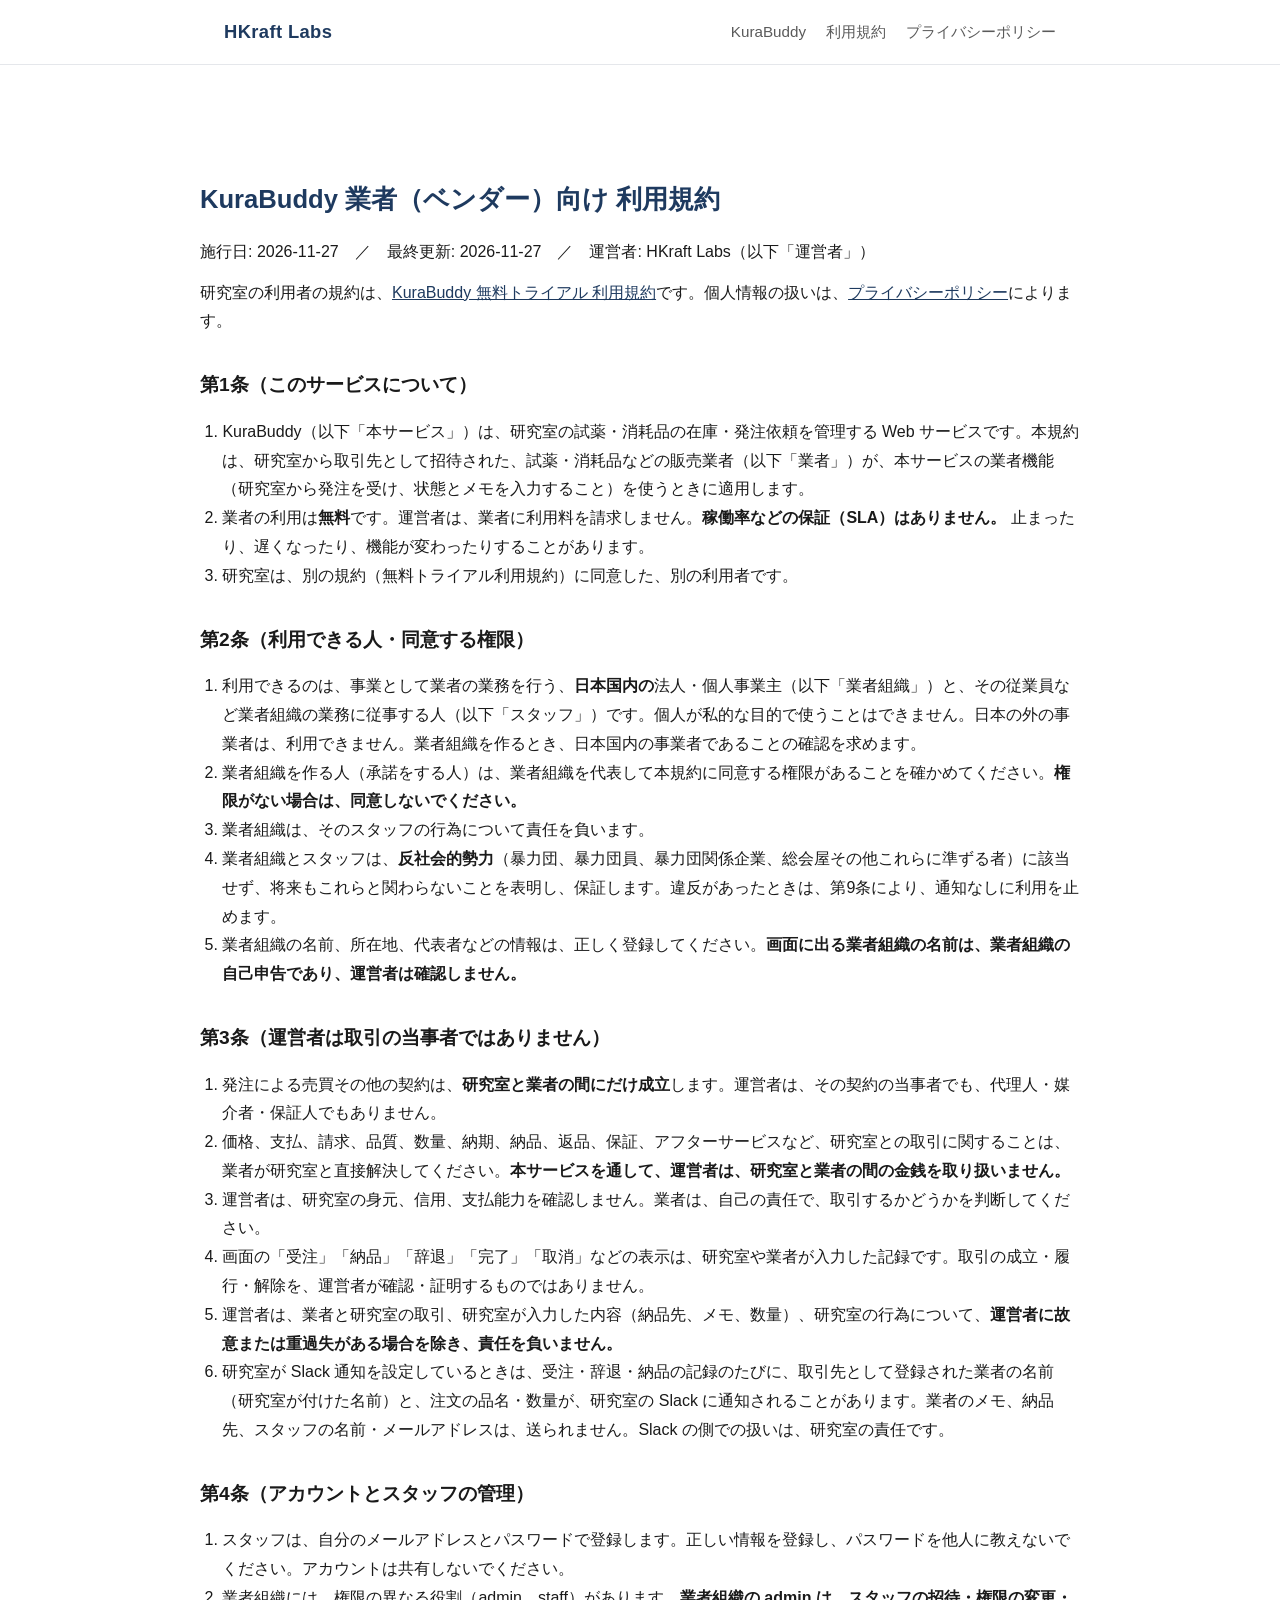
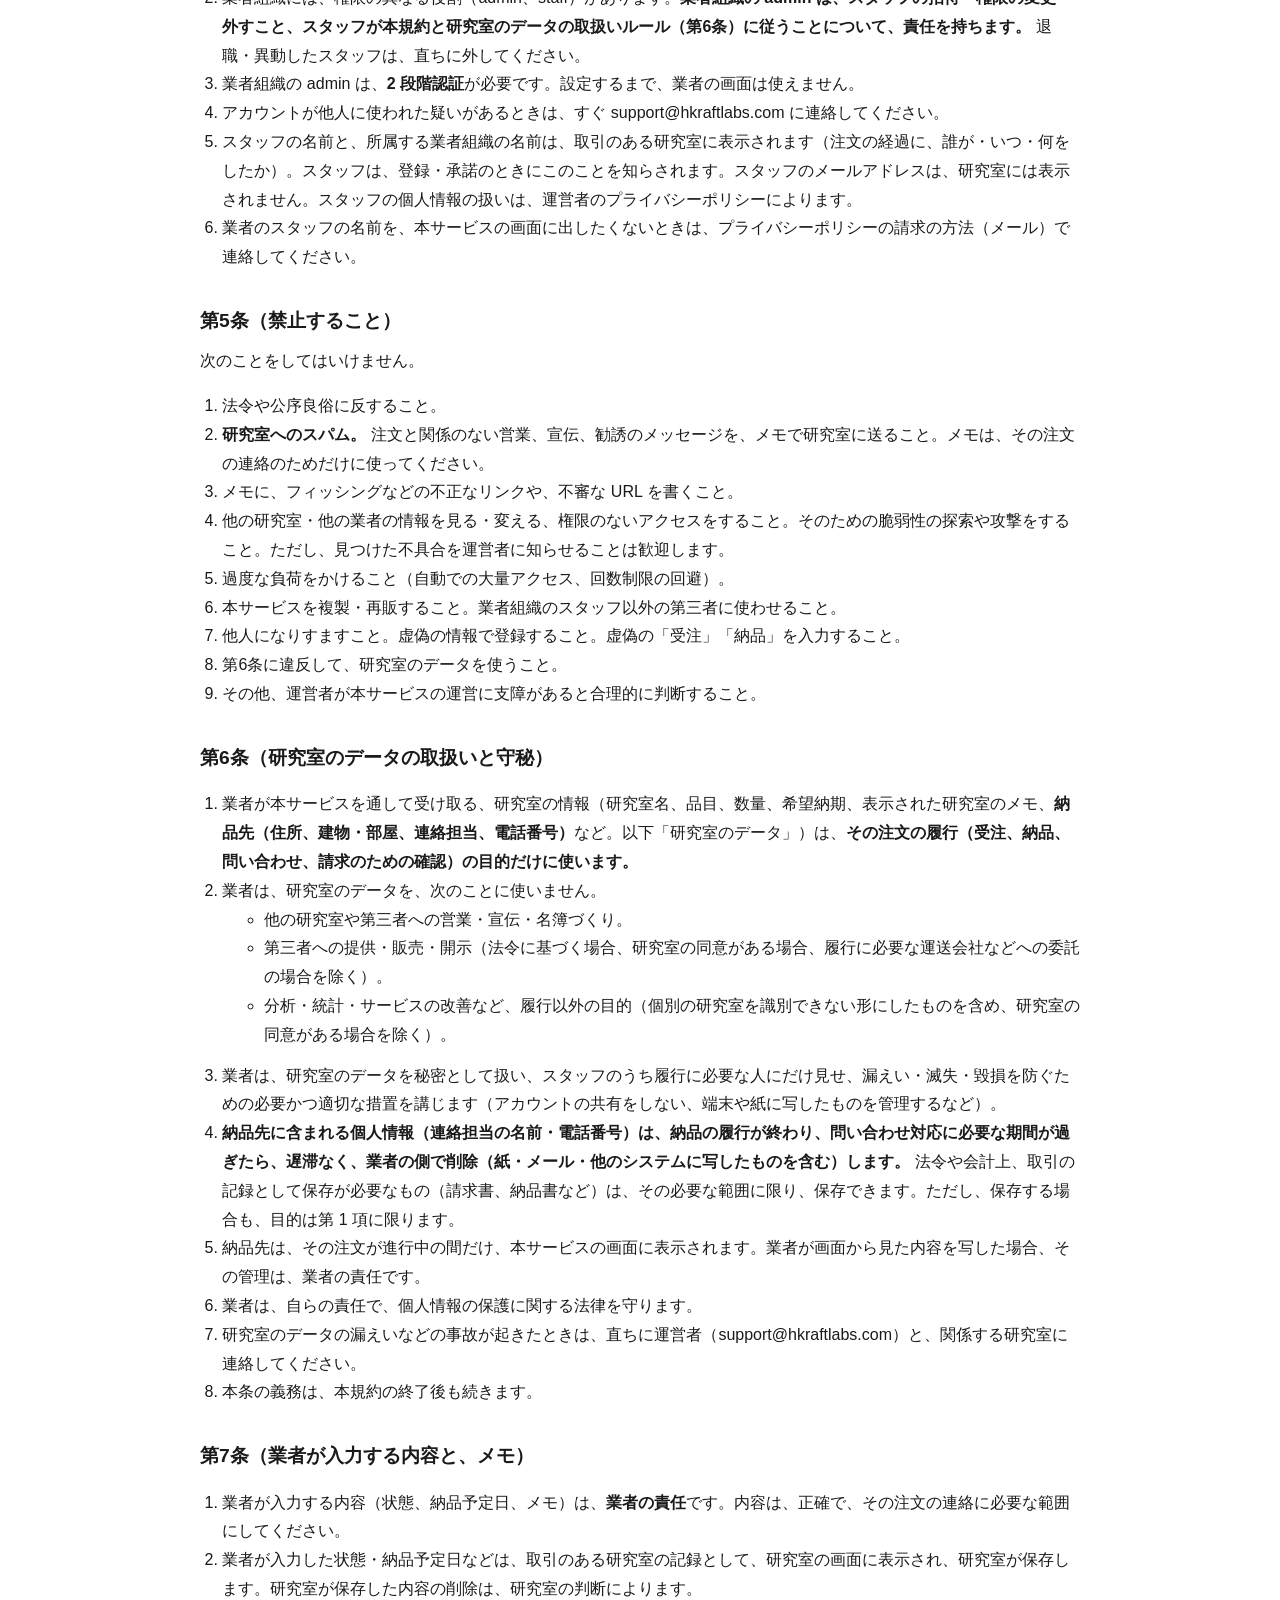
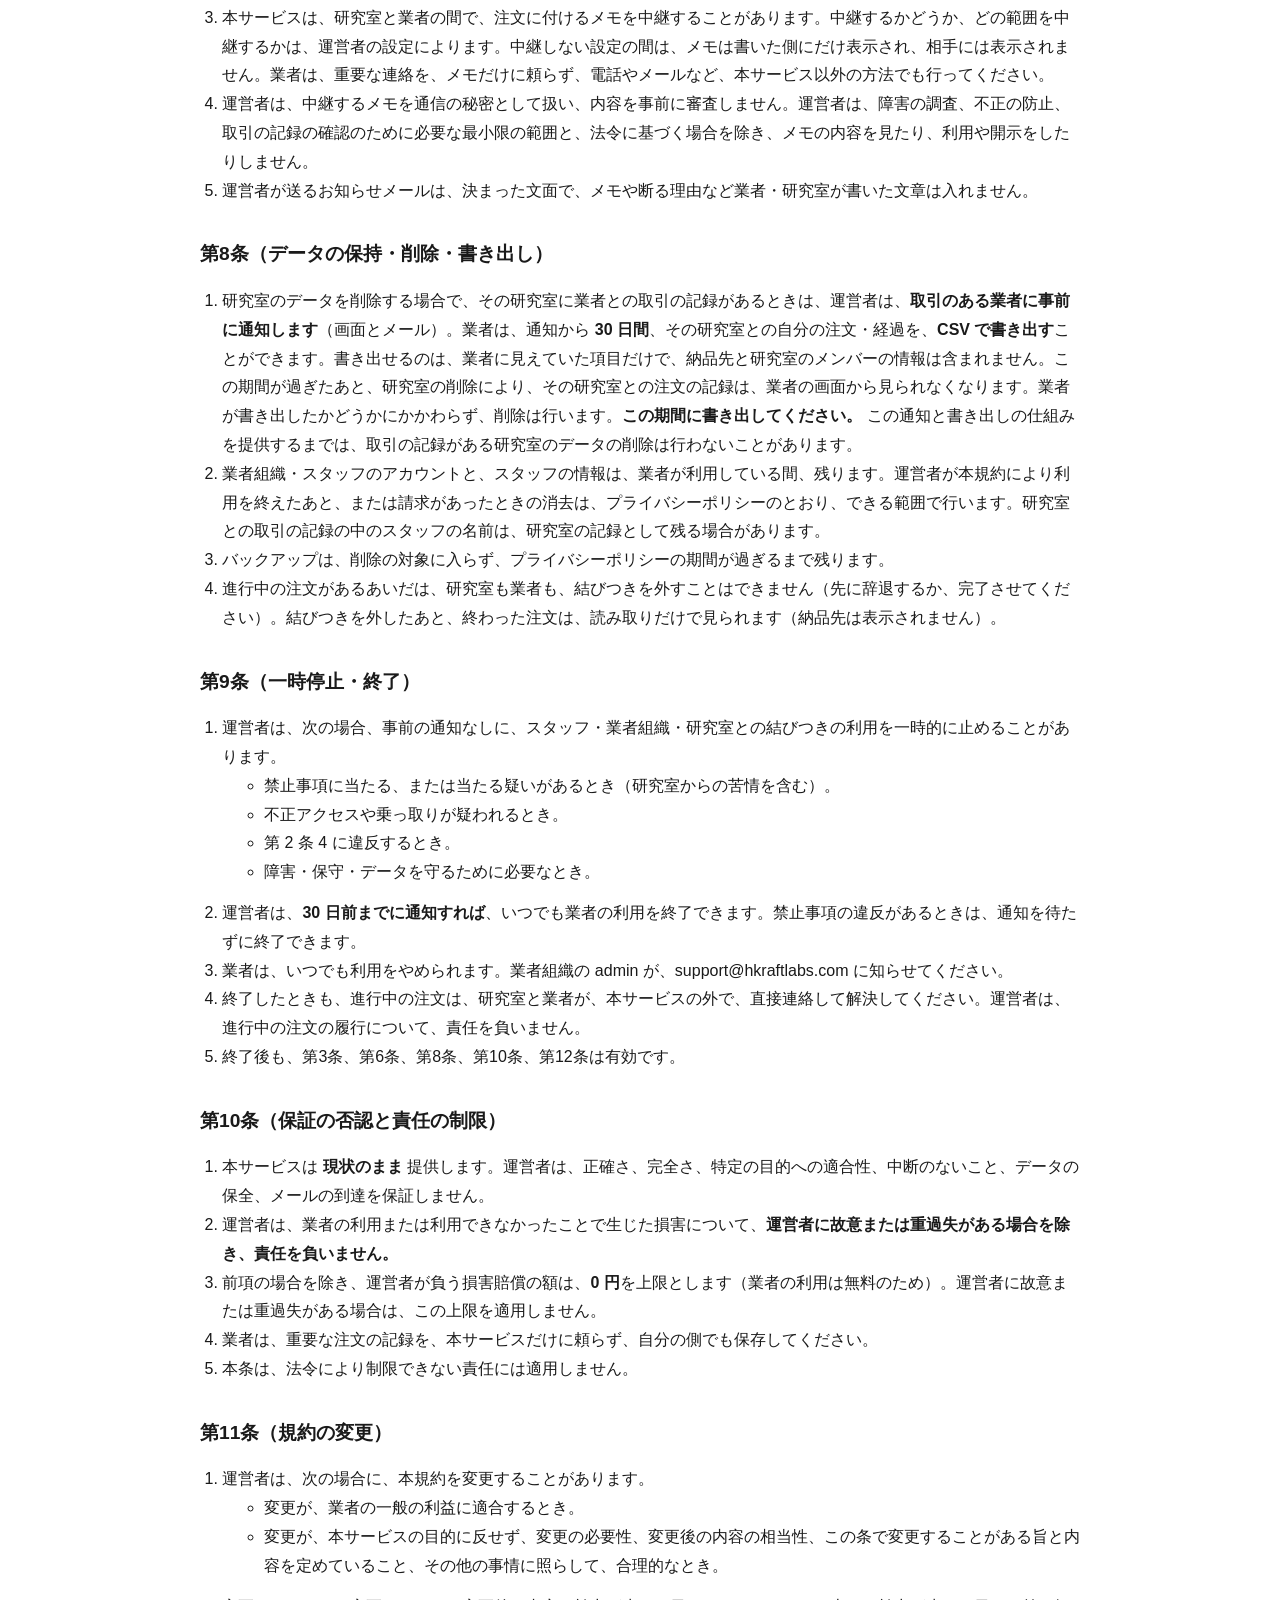
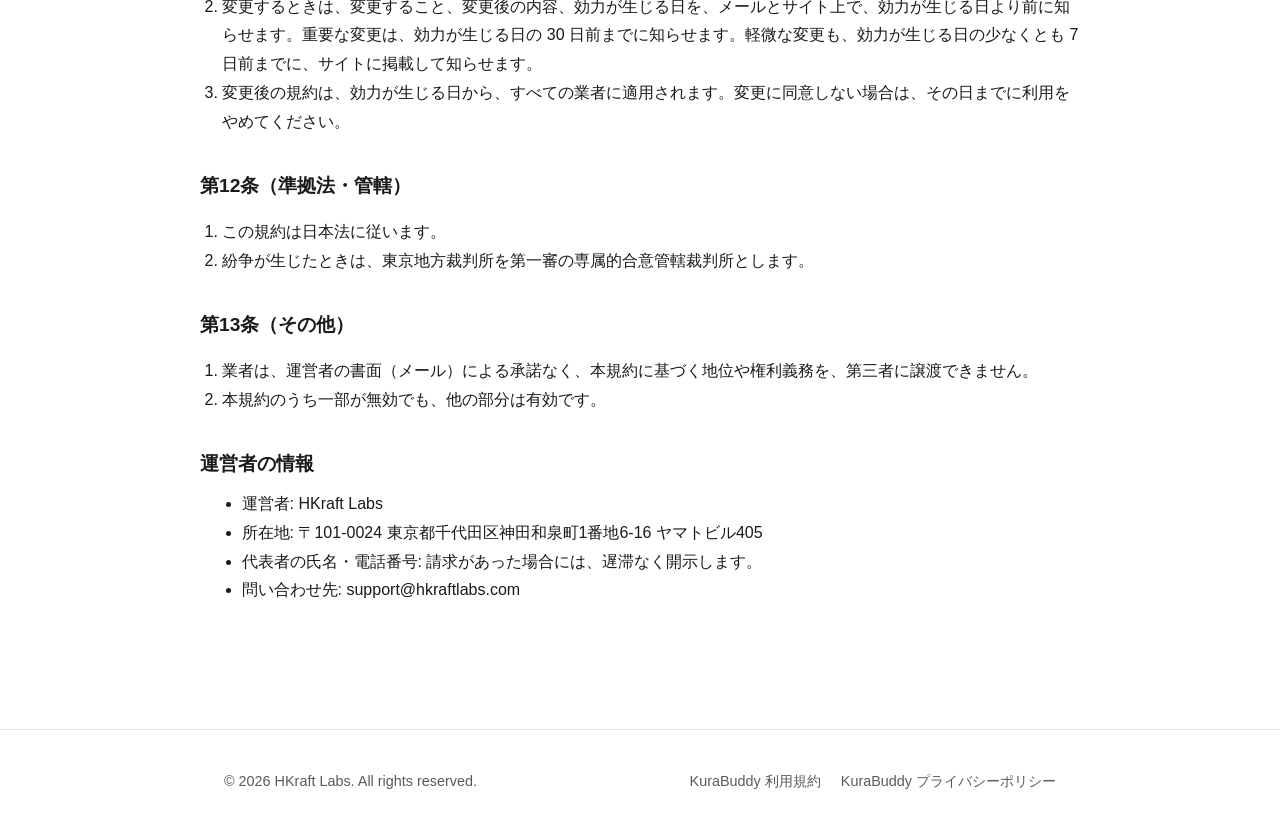
<file: kurabuddy/terms-vendor.html>
<!DOCTYPE html>
<html lang="ja">
<head>
<meta charset="UTF-8">
<meta name="viewport" content="width=device-width, initial-scale=1.0">
<title>KuraBuddy 業者向け利用規約 | HKraft Labs</title>
<meta name="description" content="KuraBuddy（研究室の試薬・消耗品の在庫管理サービス）で、研究室から取引先として招待された業者（ベンダー）向けの利用規約です。">
<meta name="theme-color" content="#1e3a5f">
<link rel="stylesheet" href="../styles.css">
<style>
.legal h1{font-size:1.6rem;margin:0 0 1rem} .legal h3{font-size:1.2rem;margin:2rem 0 .6rem} .legal h4{font-size:1.05rem;margin:1.4rem 0 .5rem}
.legal p,.legal li{line-height:1.8} .legal ol,.legal ul{padding-left:1.4rem}
.legal .tw{overflow-x:auto} .legal table{border-collapse:collapse;width:100%;font-size:.92rem;margin:.6rem 0}
.legal th,.legal td{border:1px solid #ccd3dc;padding:.45rem .6rem;text-align:left;vertical-align:top} .legal th{background:#f1f4f8}
</style>
</head>
<body>
<header class="site-header">
  <div class="container header-inner">
    <a href="/" class="logo">HKraft Labs</a>
    <nav class="site-nav">
      <a href="/kurabuddy/">KuraBuddy</a>
      <a href="/kurabuddy/terms.html">利用規約</a>
      <a href="/kurabuddy/privacy.html">プライバシーポリシー</a>
    </nav>
  </div>
</header>
<main>
  <section class="section">
    <div class="container legal">
<h1>KuraBuddy 業者（ベンダー）向け 利用規約</h1>
<p>施行日: 2026-11-27　／　最終更新: 2026-11-27　／　運営者: HKraft Labs（以下「運営者」）</p>
<p>研究室の利用者の規約は、<a href="/kurabuddy/terms.html">KuraBuddy 無料トライアル 利用規約</a>です。個人情報の扱いは、<a href="/kurabuddy/privacy.html">プライバシーポリシー</a>によります。</p>
<h3>第1条（このサービスについて）</h3>
<ol><li>KuraBuddy（以下「本サービス」）は、研究室の試薬・消耗品の在庫・発注依頼を管理する Web サービスです。本規約は、研究室から取引先として招待された、試薬・消耗品などの販売業者（以下「業者」）が、本サービスの業者機能（研究室から発注を受け、状態とメモを入力すること）を使うときに適用します。</li><li>業者の利用は<strong>無料</strong>です。運営者は、業者に利用料を請求しません。<strong>稼働率などの保証（SLA）はありません。</strong> 止まったり、遅くなったり、機能が変わったりすることがあります。</li><li>研究室は、別の規約（無料トライアル利用規約）に同意した、別の利用者です。</li></ol>
<h3>第2条（利用できる人・同意する権限）</h3>
<ol><li>利用できるのは、事業として業者の業務を行う、<strong>日本国内の</strong>法人・個人事業主（以下「業者組織」）と、その従業員など業者組織の業務に従事する人（以下「スタッフ」）です。個人が私的な目的で使うことはできません。日本の外の事業者は、利用できません。業者組織を作るとき、日本国内の事業者であることの確認を求めます。</li><li>業者組織を作る人（承諾をする人）は、業者組織を代表して本規約に同意する権限があることを確かめてください。<strong>権限がない場合は、同意しないでください。</strong></li><li>業者組織は、そのスタッフの行為について責任を負います。</li><li>業者組織とスタッフは、<strong>反社会的勢力</strong>（暴力団、暴力団員、暴力団関係企業、総会屋その他これらに準ずる者）に該当せず、将来もこれらと関わらないことを表明し、保証します。違反があったときは、第9条により、通知なしに利用を止めます。</li><li>業者組織の名前、所在地、代表者などの情報は、正しく登録してください。<strong>画面に出る業者組織の名前は、業者組織の自己申告であり、運営者は確認しません。</strong></li></ol>
<h3>第3条（運営者は取引の当事者ではありません）</h3>
<ol><li>発注による売買その他の契約は、<strong>研究室と業者の間にだけ成立</strong>します。運営者は、その契約の当事者でも、代理人・媒介者・保証人でもありません。</li><li>価格、支払、請求、品質、数量、納期、納品、返品、保証、アフターサービスなど、研究室との取引に関することは、業者が研究室と直接解決してください。<strong>本サービスを通して、運営者は、研究室と業者の間の金銭を取り扱いません。</strong></li><li>運営者は、研究室の身元、信用、支払能力を確認しません。業者は、自己の責任で、取引するかどうかを判断してください。</li><li>画面の「受注」「納品」「辞退」「完了」「取消」などの表示は、研究室や業者が入力した記録です。取引の成立・履行・解除を、運営者が確認・証明するものではありません。</li><li>運営者は、業者と研究室の取引、研究室が入力した内容（納品先、メモ、数量）、研究室の行為について、<strong>運営者に故意または重過失がある場合を除き、責任を負いません。</strong></li><li>研究室が Slack 通知を設定しているときは、受注・辞退・納品の記録のたびに、取引先として登録された業者の名前（研究室が付けた名前）と、注文の品名・数量が、研究室の Slack に通知されることがあります。業者のメモ、納品先、スタッフの名前・メールアドレスは、送られません。Slack の側での扱いは、研究室の責任です。</li></ol>
<h3>第4条（アカウントとスタッフの管理）</h3>
<ol><li>スタッフは、自分のメールアドレスとパスワードで登録します。正しい情報を登録し、パスワードを他人に教えないでください。アカウントは共有しないでください。</li><li>業者組織には、権限の異なる役割（admin、staff）があります。<strong>業者組織の admin は、スタッフの招待・権限の変更・外すこと、スタッフが本規約と研究室のデータの取扱いルール（第6条）に従うことについて、責任を持ちます。</strong> 退職・異動したスタッフは、直ちに外してください。</li><li>業者組織の admin は、<strong>2 段階認証</strong>が必要です。設定するまで、業者の画面は使えません。</li><li>アカウントが他人に使われた疑いがあるときは、すぐ support@hkraftlabs.com に連絡してください。</li><li>スタッフの名前と、所属する業者組織の名前は、取引のある研究室に表示されます（注文の経過に、誰が・いつ・何をしたか）。スタッフは、登録・承諾のときにこのことを知らされます。スタッフのメールアドレスは、研究室には表示されません。スタッフの個人情報の扱いは、運営者のプライバシーポリシーによります。</li><li>業者のスタッフの名前を、本サービスの画面に出したくないときは、プライバシーポリシーの請求の方法（メール）で連絡してください。</li></ol>
<h3>第5条（禁止すること）</h3>
<p>次のことをしてはいけません。</p>
<ol><li>法令や公序良俗に反すること。</li><li><strong>研究室へのスパム。</strong> 注文と関係のない営業、宣伝、勧誘のメッセージを、メモで研究室に送ること。メモは、その注文の連絡のためだけに使ってください。</li><li>メモに、フィッシングなどの不正なリンクや、不審な URL を書くこと。</li><li>他の研究室・他の業者の情報を見る・変える、権限のないアクセスをすること。そのための脆弱性の探索や攻撃をすること。ただし、見つけた不具合を運営者に知らせることは歓迎します。</li><li>過度な負荷をかけること（自動での大量アクセス、回数制限の回避）。</li><li>本サービスを複製・再販すること。業者組織のスタッフ以外の第三者に使わせること。</li><li>他人になりすますこと。虚偽の情報で登録すること。虚偽の「受注」「納品」を入力すること。</li><li>第6条に違反して、研究室のデータを使うこと。</li><li>その他、運営者が本サービスの運営に支障があると合理的に判断すること。</li></ol>
<h3>第6条（研究室のデータの取扱いと守秘）</h3>
<ol><li>業者が本サービスを通して受け取る、研究室の情報（研究室名、品目、数量、希望納期、表示された研究室のメモ、<strong>納品先（住所、建物・部屋、連絡担当、電話番号）</strong>など。以下「研究室のデータ」）は、<strong>その注文の履行（受注、納品、問い合わせ、請求のための確認）の目的だけに使います。</strong></li><li>業者は、研究室のデータを、次のことに使いません。<ul><li>他の研究室や第三者への営業・宣伝・名簿づくり。</li><li>第三者への提供・販売・開示（法令に基づく場合、研究室の同意がある場合、履行に必要な運送会社などへの委託の場合を除く）。</li><li>分析・統計・サービスの改善など、履行以外の目的（個別の研究室を識別できない形にしたものを含め、研究室の同意がある場合を除く）。</li></ul></li><li>業者は、研究室のデータを秘密として扱い、スタッフのうち履行に必要な人にだけ見せ、漏えい・滅失・毀損を防ぐための必要かつ適切な措置を講じます（アカウントの共有をしない、端末や紙に写したものを管理するなど）。</li><li><strong>納品先に含まれる個人情報（連絡担当の名前・電話番号）は、納品の履行が終わり、問い合わせ対応に必要な期間が過ぎたら、遅滞なく、業者の側で削除（紙・メール・他のシステムに写したものを含む）します。</strong> 法令や会計上、取引の記録として保存が必要なもの（請求書、納品書など）は、その必要な範囲に限り、保存できます。ただし、保存する場合も、目的は第 1 項に限ります。</li><li>納品先は、その注文が進行中の間だけ、本サービスの画面に表示されます。業者が画面から見た内容を写した場合、その管理は、業者の責任です。</li><li>業者は、自らの責任で、個人情報の保護に関する法律を守ります。</li><li>研究室のデータの漏えいなどの事故が起きたときは、直ちに運営者（support@hkraftlabs.com）と、関係する研究室に連絡してください。</li><li>本条の義務は、本規約の終了後も続きます。</li></ol>
<h3>第7条（業者が入力する内容と、メモ）</h3>
<ol><li>業者が入力する内容（状態、納品予定日、メモ）は、<strong>業者の責任</strong>です。内容は、正確で、その注文の連絡に必要な範囲にしてください。</li><li>業者が入力した状態・納品予定日などは、取引のある研究室の記録として、研究室の画面に表示され、研究室が保存します。研究室が保存した内容の削除は、研究室の判断によります。</li><li>本サービスは、研究室と業者の間で、注文に付けるメモを中継することがあります。中継するかどうか、どの範囲を中継するかは、運営者の設定によります。中継しない設定の間は、メモは書いた側にだけ表示され、相手には表示されません。業者は、重要な連絡を、メモだけに頼らず、電話やメールなど、本サービス以外の方法でも行ってください。</li><li>運営者は、中継するメモを通信の秘密として扱い、内容を事前に審査しません。運営者は、障害の調査、不正の防止、取引の記録の確認のために必要な最小限の範囲と、法令に基づく場合を除き、メモの内容を見たり、利用や開示をしたりしません。</li><li>運営者が送るお知らせメールは、決まった文面で、メモや断る理由など業者・研究室が書いた文章は入れません。</li></ol>
<h3>第8条（データの保持・削除・書き出し）</h3>
<ol><li>研究室のデータを削除する場合で、その研究室に業者との取引の記録があるときは、運営者は、<strong>取引のある業者に事前に通知します</strong>（画面とメール）。業者は、通知から <strong>30 日間</strong>、その研究室との自分の注文・経過を、<strong>CSV で書き出す</strong>ことができます。書き出せるのは、業者に見えていた項目だけで、納品先と研究室のメンバーの情報は含まれません。この期間が過ぎたあと、研究室の削除により、その研究室との注文の記録は、業者の画面から見られなくなります。業者が書き出したかどうかにかかわらず、削除は行います。<strong>この期間に書き出してください。</strong> この通知と書き出しの仕組みを提供するまでは、取引の記録がある研究室のデータの削除は行わないことがあります。</li><li>業者組織・スタッフのアカウントと、スタッフの情報は、業者が利用している間、残ります。運営者が本規約により利用を終えたあと、または請求があったときの消去は、プライバシーポリシーのとおり、できる範囲で行います。研究室との取引の記録の中のスタッフの名前は、研究室の記録として残る場合があります。</li><li>バックアップは、削除の対象に入らず、プライバシーポリシーの期間が過ぎるまで残ります。</li><li>進行中の注文があるあいだは、研究室も業者も、結びつきを外すことはできません（先に辞退するか、完了させてください）。結びつきを外したあと、終わった注文は、読み取りだけで見られます（納品先は表示されません）。</li></ol>
<h3>第9条（一時停止・終了）</h3>
<ol><li>運営者は、次の場合、事前の通知なしに、スタッフ・業者組織・研究室との結びつきの利用を一時的に止めることがあります。<ul><li>禁止事項に当たる、または当たる疑いがあるとき（研究室からの苦情を含む）。</li><li>不正アクセスや乗っ取りが疑われるとき。</li><li>第 2 条 4 に違反するとき。</li><li>障害・保守・データを守るために必要なとき。</li></ul></li><li>運営者は、<strong>30 日前までに通知すれば</strong>、いつでも業者の利用を終了できます。禁止事項の違反があるときは、通知を待たずに終了できます。</li><li>業者は、いつでも利用をやめられます。業者組織の admin が、support@hkraftlabs.com に知らせてください。</li><li>終了したときも、進行中の注文は、研究室と業者が、本サービスの外で、直接連絡して解決してください。運営者は、進行中の注文の履行について、責任を負いません。</li><li>終了後も、第3条、第6条、第8条、第10条、第12条は有効です。</li></ol>
<h3>第10条（保証の否認と責任の制限）</h3>
<ol><li>本サービスは <strong>現状のまま</strong> 提供します。運営者は、正確さ、完全さ、特定の目的への適合性、中断のないこと、データの保全、メールの到達を保証しません。</li><li>運営者は、業者の利用または利用できなかったことで生じた損害について、<strong>運営者に故意または重過失がある場合を除き、責任を負いません。</strong></li><li>前項の場合を除き、運営者が負う損害賠償の額は、<strong>0 円</strong>を上限とします（業者の利用は無料のため）。運営者に故意または重過失がある場合は、この上限を適用しません。</li><li>業者は、重要な注文の記録を、本サービスだけに頼らず、自分の側でも保存してください。</li><li>本条は、法令により制限できない責任には適用しません。</li></ol>
<h3>第11条（規約の変更）</h3>
<ol><li>運営者は、次の場合に、本規約を変更することがあります。<ul><li>変更が、業者の一般の利益に適合するとき。</li><li>変更が、本サービスの目的に反せず、変更の必要性、変更後の内容の相当性、この条で変更することがある旨と内容を定めていること、その他の事情に照らして、合理的なとき。</li></ul></li><li>変更するときは、変更すること、変更後の内容、効力が生じる日を、メールとサイト上で、効力が生じる日より前に知らせます。重要な変更は、効力が生じる日の 30 日前までに知らせます。軽微な変更も、効力が生じる日の少なくとも 7 日前までに、サイトに掲載して知らせます。</li><li>変更後の規約は、効力が生じる日から、すべての業者に適用されます。変更に同意しない場合は、その日までに利用をやめてください。</li></ol>
<h3>第12条（準拠法・管轄）</h3>
<ol><li>この規約は日本法に従います。</li><li>紛争が生じたときは、東京地方裁判所を第一審の専属的合意管轄裁判所とします。</li></ol>
<h3>第13条（その他）</h3>
<ol><li>業者は、運営者の書面（メール）による承諾なく、本規約に基づく地位や権利義務を、第三者に譲渡できません。</li><li>本規約のうち一部が無効でも、他の部分は有効です。</li></ol>
<h3>運営者の情報</h3>
<ul><li>運営者: HKraft Labs</li><li>所在地: 〒101-0024 東京都千代田区神田和泉町1番地6-16 ヤマトビル405</li><li>代表者の氏名・電話番号: 請求があった場合には、遅滞なく開示します。</li><li>問い合わせ先: support@hkraftlabs.com</li></ul>
    </div>
  </section>
</main>
<footer class="site-footer">
  <div class="container footer-inner">
    <p>&copy; 2026 HKraft Labs. All rights reserved.</p>
    <nav class="footer-nav">
      <a href="/kurabuddy/terms.html">KuraBuddy 利用規約</a>
      <a href="/kurabuddy/privacy.html">KuraBuddy プライバシーポリシー</a>
    </nav>
  </div>
</footer>
</body>
</html>
</file>
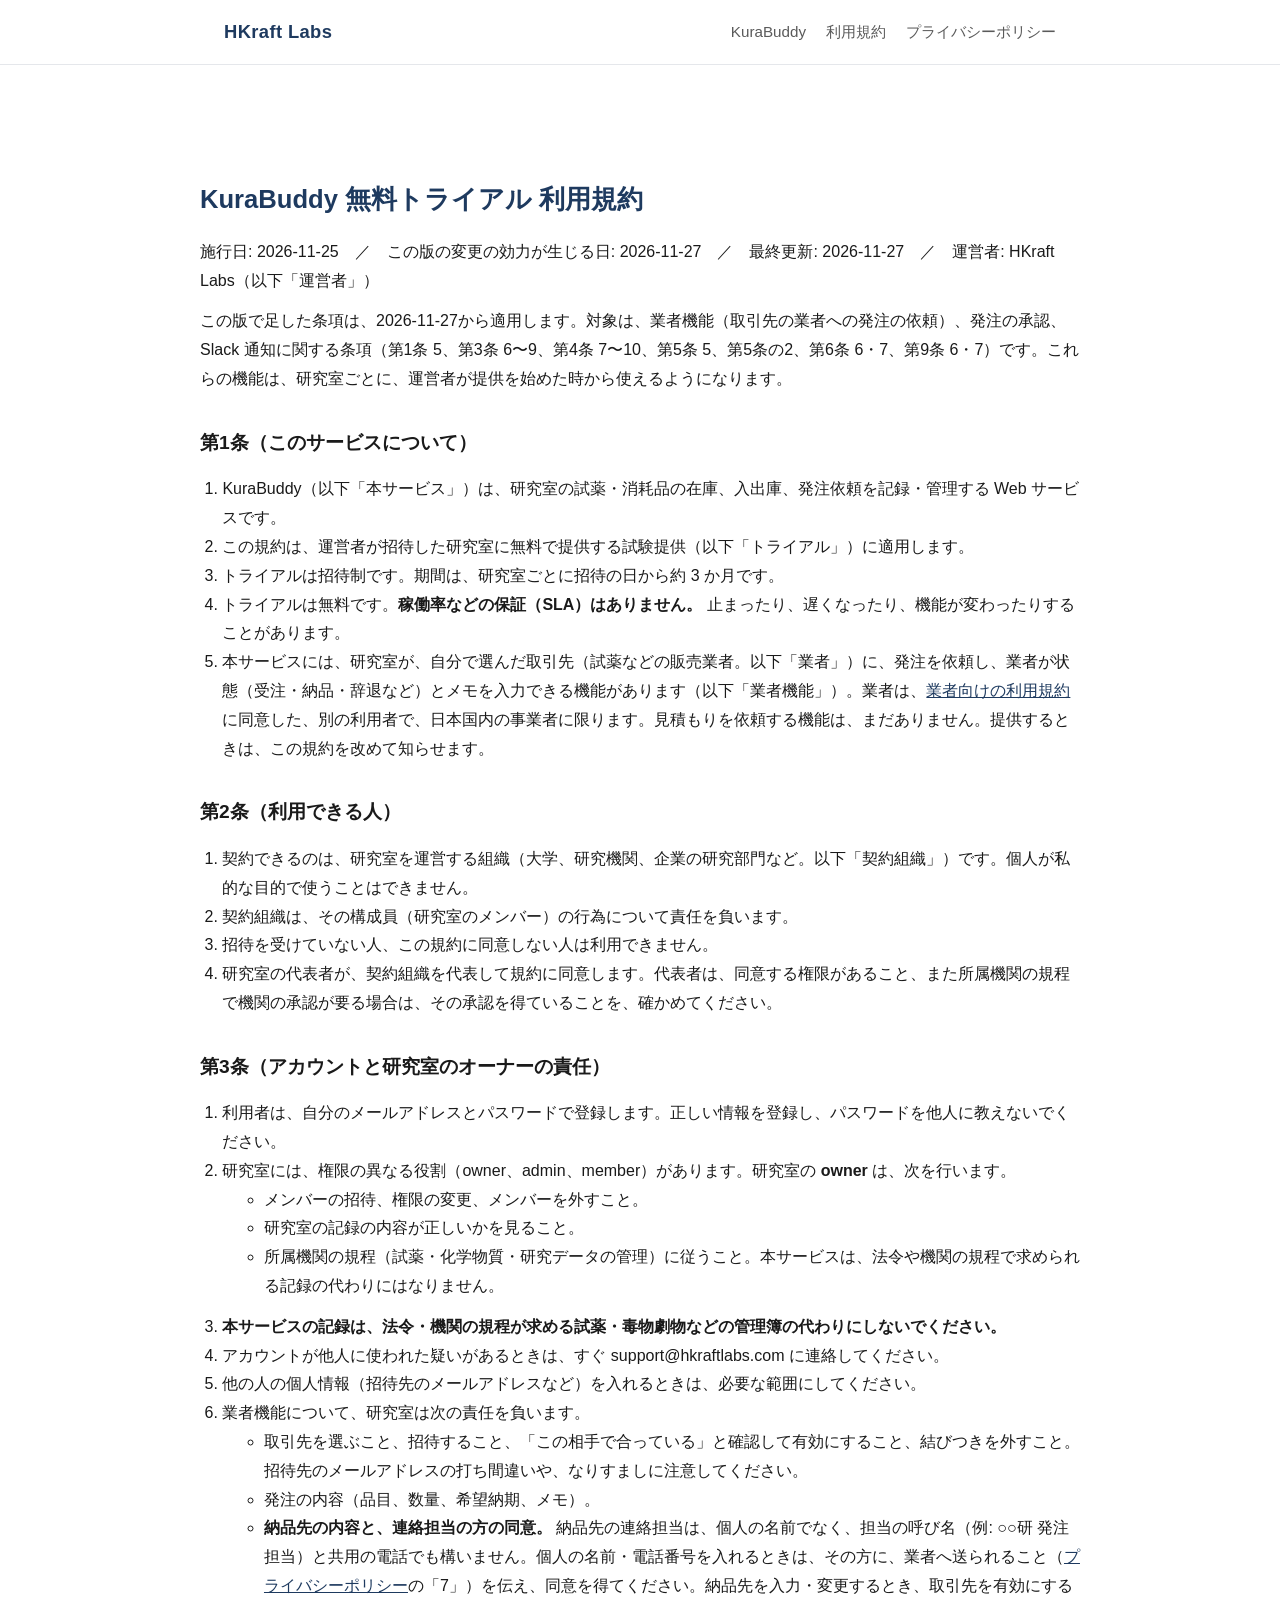
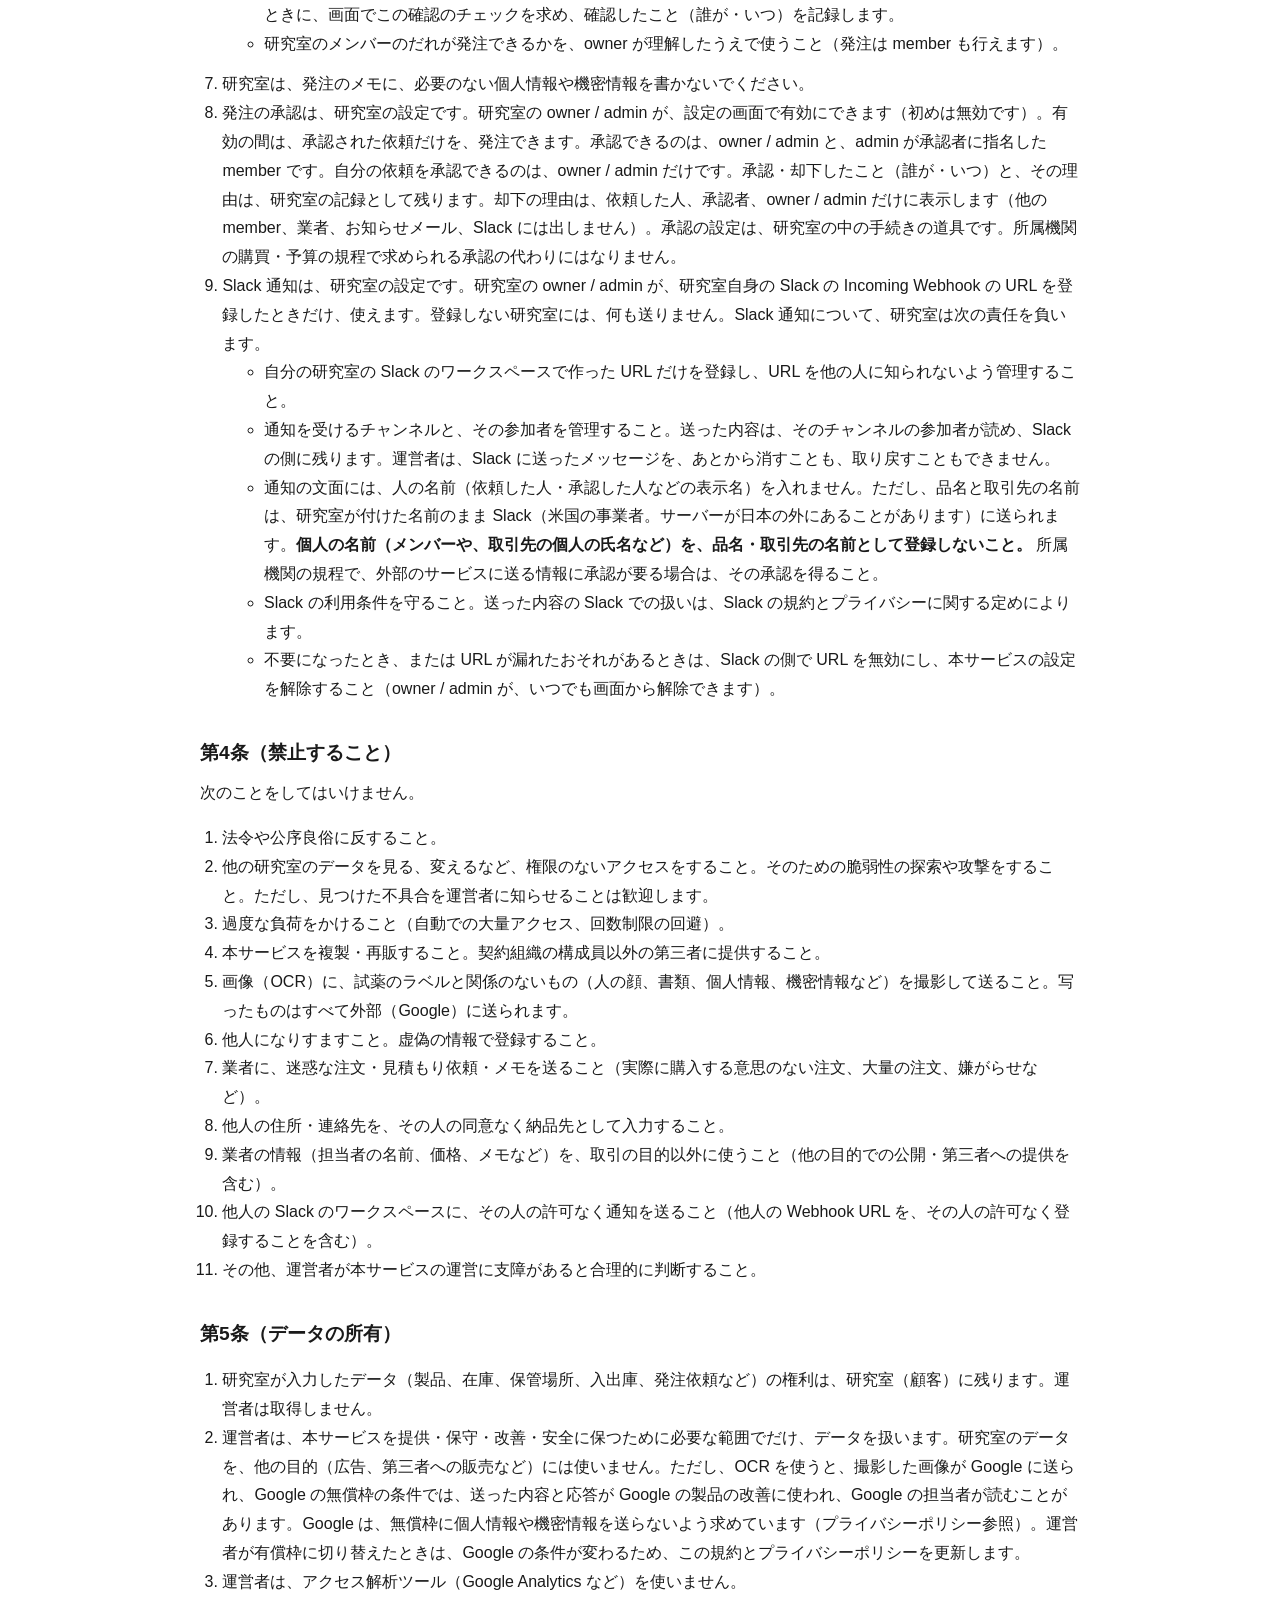
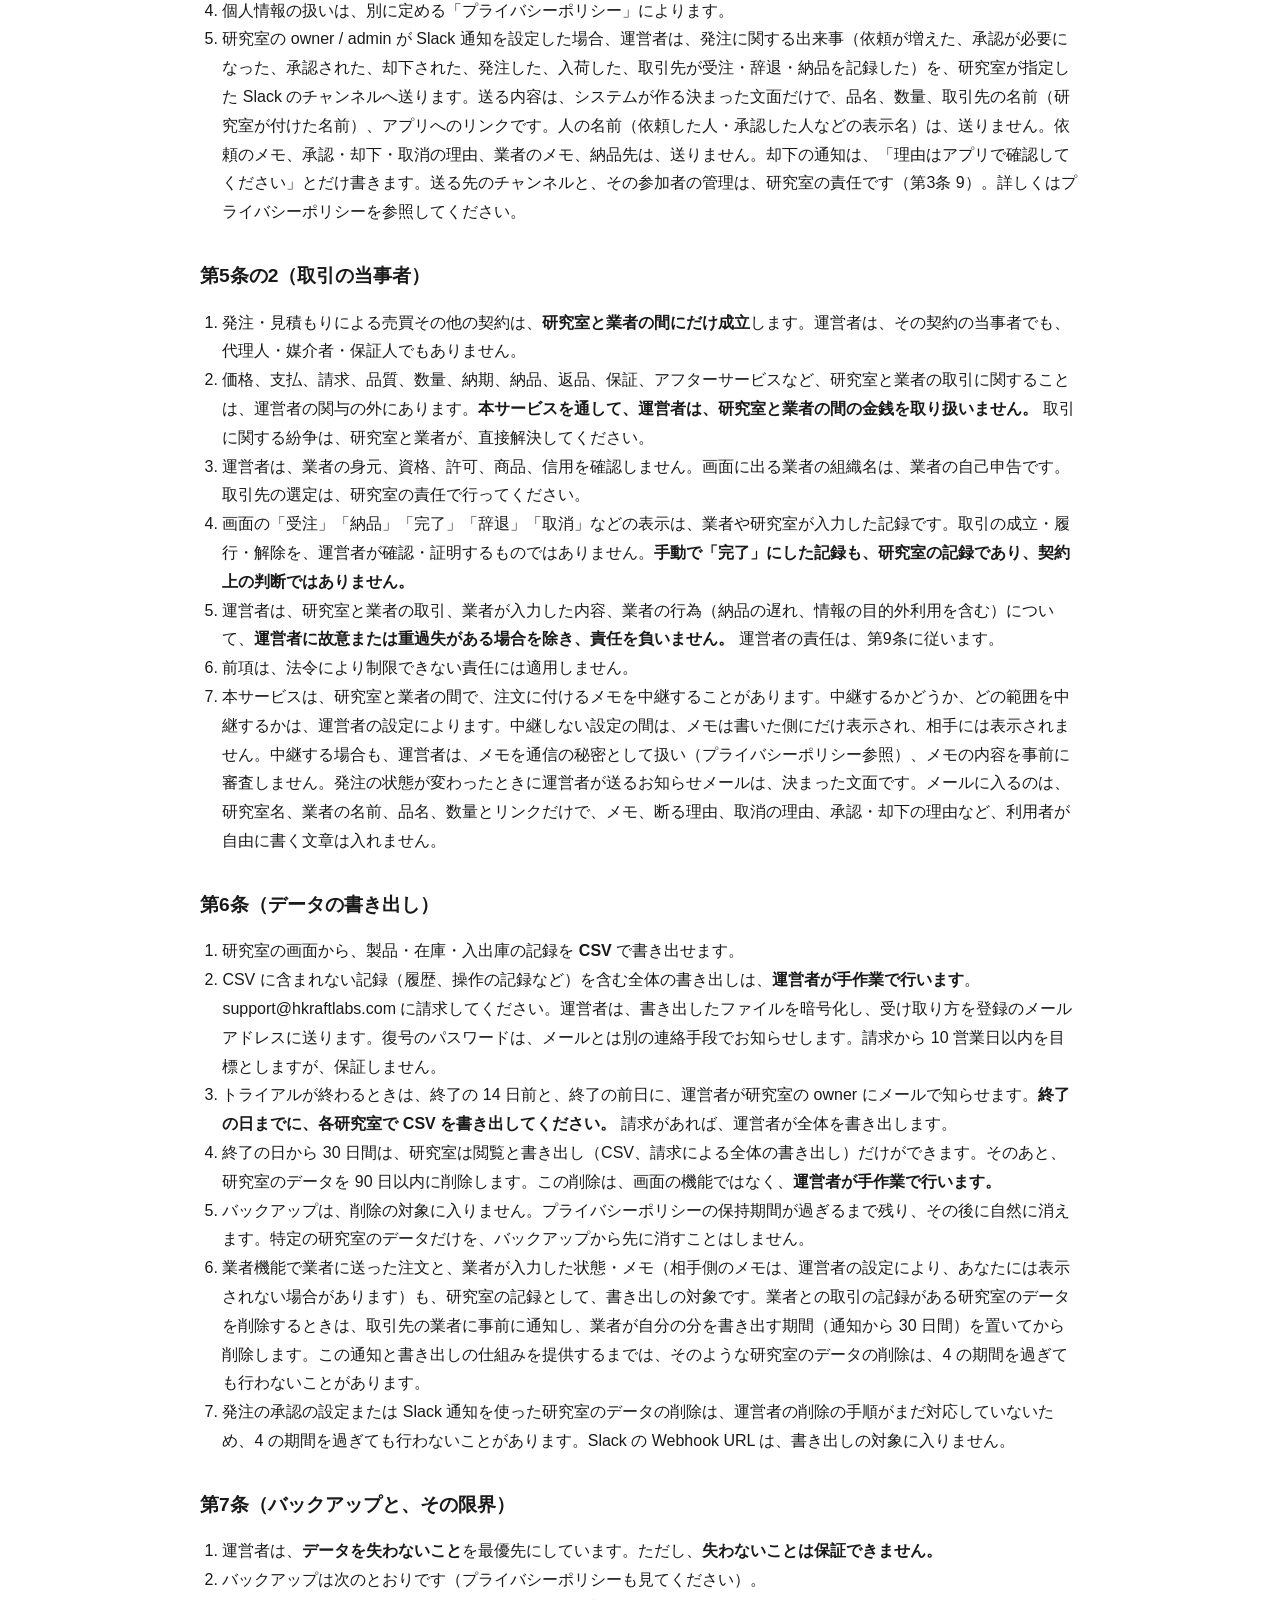
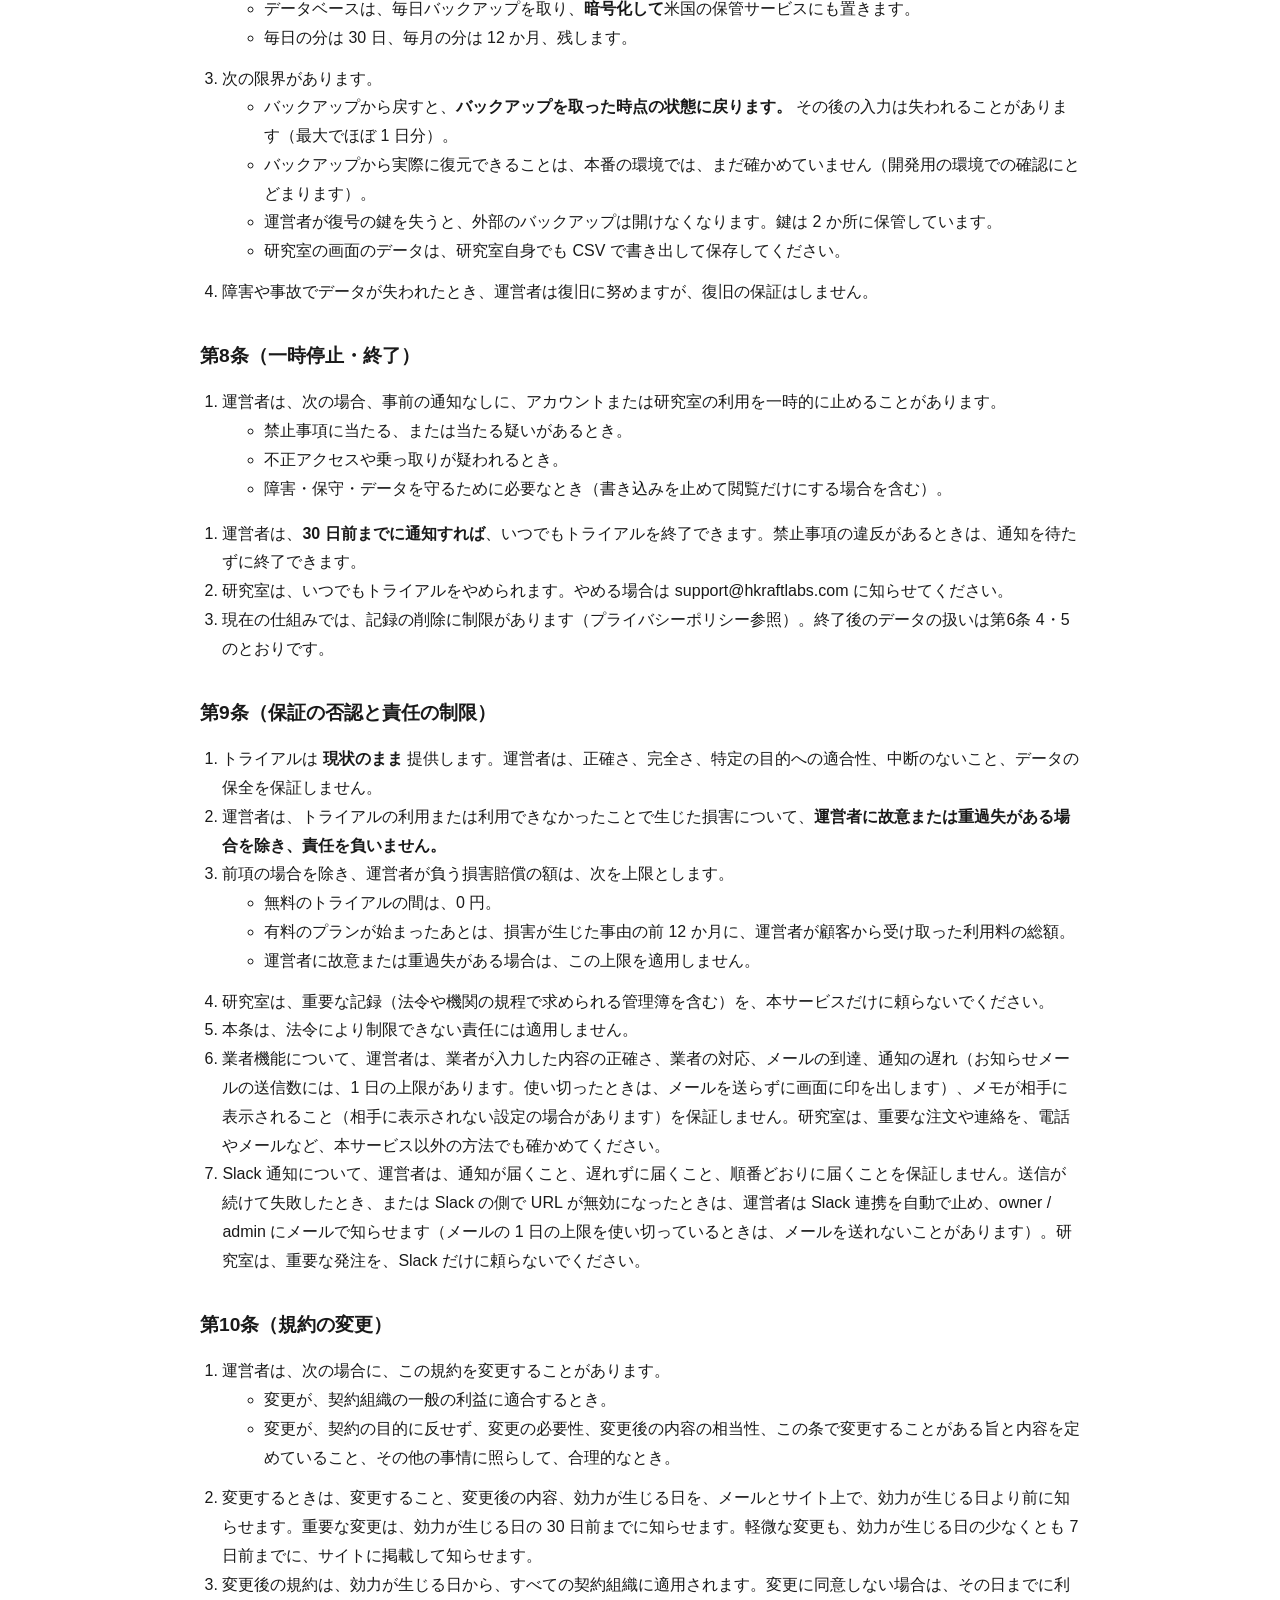
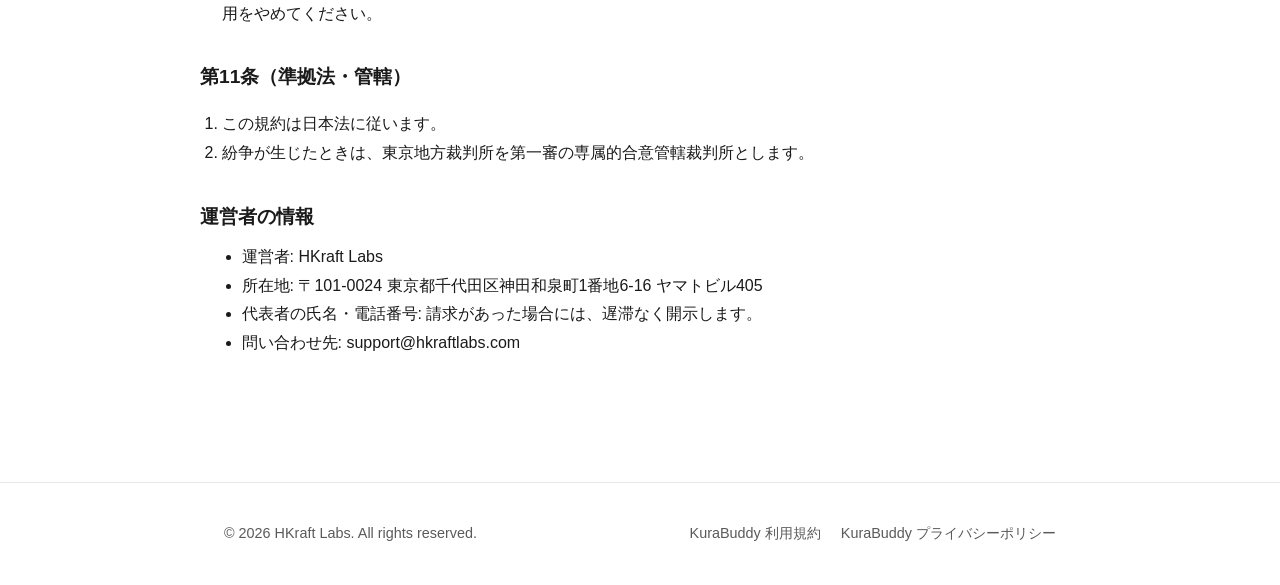
<file: kurabuddy/terms.html>
<!DOCTYPE html>
<html lang="ja">
<head>
<meta charset="UTF-8">
<meta name="viewport" content="width=device-width, initial-scale=1.0">
<title>KuraBuddy 利用規約 | HKraft Labs</title>
<meta name="description" content="KuraBuddy（研究室の試薬・消耗品の在庫管理サービス）の無料トライアル利用規約です。">
<meta name="theme-color" content="#1e3a5f">
<link rel="stylesheet" href="../styles.css">
<style>
.legal h1{font-size:1.6rem;margin:0 0 1rem} .legal h3{font-size:1.2rem;margin:2rem 0 .6rem} .legal h4{font-size:1.05rem;margin:1.4rem 0 .5rem}
.legal p,.legal li{line-height:1.8} .legal ol,.legal ul{padding-left:1.4rem}
.legal .tw{overflow-x:auto} .legal table{border-collapse:collapse;width:100%;font-size:.92rem;margin:.6rem 0}
.legal th,.legal td{border:1px solid #ccd3dc;padding:.45rem .6rem;text-align:left;vertical-align:top} .legal th{background:#f1f4f8}
</style>
</head>
<body>
<header class="site-header">
  <div class="container header-inner">
    <a href="/" class="logo">HKraft Labs</a>
    <nav class="site-nav">
      <a href="/kurabuddy/">KuraBuddy</a>
      <a href="/kurabuddy/terms.html">利用規約</a>
      <a href="/kurabuddy/privacy.html">プライバシーポリシー</a>
    </nav>
  </div>
</header>
<main>
  <section class="section">
    <div class="container legal">
<h1>KuraBuddy 無料トライアル 利用規約</h1>
<p>施行日: 2026-11-25　／　この版の変更の効力が生じる日: 2026-11-27　／　最終更新: 2026-11-27　／　運営者: HKraft Labs（以下「運営者」）</p>
<p>この版で足した条項は、2026-11-27から適用します。対象は、業者機能（取引先の業者への発注の依頼）、発注の承認、Slack 通知に関する条項（第1条 5、第3条 6〜9、第4条 7〜10、第5条 5、第5条の2、第6条 6・7、第9条 6・7）です。これらの機能は、研究室ごとに、運営者が提供を始めた時から使えるようになります。</p>
<h3>第1条（このサービスについて）</h3>
<ol><li>KuraBuddy（以下「本サービス」）は、研究室の試薬・消耗品の在庫、入出庫、発注依頼を記録・管理する Web サービスです。</li><li>この規約は、運営者が招待した研究室に無料で提供する試験提供（以下「トライアル」）に適用します。</li><li>トライアルは招待制です。期間は、研究室ごとに招待の日から約 3 か月です。</li><li>トライアルは無料です。<strong>稼働率などの保証（SLA）はありません。</strong> 止まったり、遅くなったり、機能が変わったりすることがあります。</li><li>本サービスには、研究室が、自分で選んだ取引先（試薬などの販売業者。以下「業者」）に、発注を依頼し、業者が状態（受注・納品・辞退など）とメモを入力できる機能があります（以下「業者機能」）。業者は、<a href="/kurabuddy/terms-vendor.html">業者向けの利用規約</a>に同意した、別の利用者で、日本国内の事業者に限ります。見積もりを依頼する機能は、まだありません。提供するときは、この規約を改めて知らせます。</li></ol>
<h3>第2条（利用できる人）</h3>
<ol><li>契約できるのは、研究室を運営する組織（大学、研究機関、企業の研究部門など。以下「契約組織」）です。個人が私的な目的で使うことはできません。</li><li>契約組織は、その構成員（研究室のメンバー）の行為について責任を負います。</li><li>招待を受けていない人、この規約に同意しない人は利用できません。</li><li>研究室の代表者が、契約組織を代表して規約に同意します。代表者は、同意する権限があること、また所属機関の規程で機関の承認が要る場合は、その承認を得ていることを、確かめてください。</li></ol>
<h3>第3条（アカウントと研究室のオーナーの責任）</h3>
<ol><li>利用者は、自分のメールアドレスとパスワードで登録します。正しい情報を登録し、パスワードを他人に教えないでください。</li><li>研究室には、権限の異なる役割（owner、admin、member）があります。研究室の <strong>owner</strong> は、次を行います。<ul><li>メンバーの招待、権限の変更、メンバーを外すこと。</li><li>研究室の記録の内容が正しいかを見ること。</li><li>所属機関の規程（試薬・化学物質・研究データの管理）に従うこと。本サービスは、法令や機関の規程で求められる記録の代わりにはなりません。</li></ul></li><li><strong>本サービスの記録は、法令・機関の規程が求める試薬・毒物劇物などの管理簿の代わりにしないでください。</strong></li><li>アカウントが他人に使われた疑いがあるときは、すぐ support@hkraftlabs.com に連絡してください。</li><li>他の人の個人情報（招待先のメールアドレスなど）を入れるときは、必要な範囲にしてください。</li><li>業者機能について、研究室は次の責任を負います。<ul><li>取引先を選ぶこと、招待すること、「この相手で合っている」と確認して有効にすること、結びつきを外すこと。招待先のメールアドレスの打ち間違いや、なりすましに注意してください。</li><li>発注の内容（品目、数量、希望納期、メモ）。</li><li><strong>納品先の内容と、連絡担当の方の同意。</strong> 納品先の連絡担当は、個人の名前でなく、担当の呼び名（例: ○○研 発注担当）と共用の電話でも構いません。個人の名前・電話番号を入れるときは、その方に、業者へ送られること（<a href="/kurabuddy/privacy.html">プライバシーポリシー</a>の「7」）を伝え、同意を得てください。納品先を入力・変更するとき、取引先を有効にするときに、画面でこの確認のチェックを求め、確認したこと（誰が・いつ）を記録します。</li><li>研究室のメンバーのだれが発注できるかを、owner が理解したうえで使うこと（発注は member も行えます）。</li></ul></li><li>研究室は、発注のメモに、必要のない個人情報や機密情報を書かないでください。</li><li>発注の承認は、研究室の設定です。研究室の owner / admin が、設定の画面で有効にできます（初めは無効です）。有効の間は、承認された依頼だけを、発注できます。承認できるのは、owner / admin と、admin が承認者に指名した member です。自分の依頼を承認できるのは、owner / admin だけです。承認・却下したこと（誰が・いつ）と、その理由は、研究室の記録として残ります。却下の理由は、依頼した人、承認者、owner / admin だけに表示します（他の member、業者、お知らせメール、Slack には出しません）。承認の設定は、研究室の中の手続きの道具です。所属機関の購買・予算の規程で求められる承認の代わりにはなりません。</li><li>Slack 通知は、研究室の設定です。研究室の owner / admin が、研究室自身の Slack の Incoming Webhook の URL を登録したときだけ、使えます。登録しない研究室には、何も送りません。Slack 通知について、研究室は次の責任を負います。<ul><li>自分の研究室の Slack のワークスペースで作った URL だけを登録し、URL を他の人に知られないよう管理すること。</li><li>通知を受けるチャンネルと、その参加者を管理すること。送った内容は、そのチャンネルの参加者が読め、Slack の側に残ります。運営者は、Slack に送ったメッセージを、あとから消すことも、取り戻すこともできません。</li><li>通知の文面には、人の名前（依頼した人・承認した人などの表示名）を入れません。ただし、品名と取引先の名前は、研究室が付けた名前のまま Slack（米国の事業者。サーバーが日本の外にあることがあります）に送られます。<strong>個人の名前（メンバーや、取引先の個人の氏名など）を、品名・取引先の名前として登録しないこと。</strong> 所属機関の規程で、外部のサービスに送る情報に承認が要る場合は、その承認を得ること。</li><li>Slack の利用条件を守ること。送った内容の Slack での扱いは、Slack の規約とプライバシーに関する定めによります。</li><li>不要になったとき、または URL が漏れたおそれがあるときは、Slack の側で URL を無効にし、本サービスの設定を解除すること（owner / admin が、いつでも画面から解除できます）。</li></ul></li></ol>
<h3>第4条（禁止すること）</h3>
<p>次のことをしてはいけません。</p>
<ol><li>法令や公序良俗に反すること。</li><li>他の研究室のデータを見る、変えるなど、権限のないアクセスをすること。そのための脆弱性の探索や攻撃をすること。ただし、見つけた不具合を運営者に知らせることは歓迎します。</li><li>過度な負荷をかけること（自動での大量アクセス、回数制限の回避）。</li><li>本サービスを複製・再販すること。契約組織の構成員以外の第三者に提供すること。</li><li>画像（OCR）に、試薬のラベルと関係のないもの（人の顔、書類、個人情報、機密情報など）を撮影して送ること。写ったものはすべて外部（Google）に送られます。</li><li>他人になりすますこと。虚偽の情報で登録すること。</li><li>業者に、迷惑な注文・見積もり依頼・メモを送ること（実際に購入する意思のない注文、大量の注文、嫌がらせなど）。</li><li>他人の住所・連絡先を、その人の同意なく納品先として入力すること。</li><li>業者の情報（担当者の名前、価格、メモなど）を、取引の目的以外に使うこと（他の目的での公開・第三者への提供を含む）。</li><li>他人の Slack のワークスペースに、その人の許可なく通知を送ること（他人の Webhook URL を、その人の許可なく登録することを含む）。</li><li>その他、運営者が本サービスの運営に支障があると合理的に判断すること。</li></ol>
<h3>第5条（データの所有）</h3>
<ol><li>研究室が入力したデータ（製品、在庫、保管場所、入出庫、発注依頼など）の権利は、研究室（顧客）に残ります。運営者は取得しません。</li><li>運営者は、本サービスを提供・保守・改善・安全に保つために必要な範囲でだけ、データを扱います。研究室のデータを、他の目的（広告、第三者への販売など）には使いません。ただし、OCR を使うと、撮影した画像が Google に送られ、Google の無償枠の条件では、送った内容と応答が Google の製品の改善に使われ、Google の担当者が読むことがあります。Google は、無償枠に個人情報や機密情報を送らないよう求めています（プライバシーポリシー参照）。運営者が有償枠に切り替えたときは、Google の条件が変わるため、この規約とプライバシーポリシーを更新します。</li><li>運営者は、アクセス解析ツール（Google Analytics など）を使いません。</li><li>個人情報の扱いは、別に定める「プライバシーポリシー」によります。</li><li>研究室の owner / admin が Slack 通知を設定した場合、運営者は、発注に関する出来事（依頼が増えた、承認が必要になった、承認された、却下された、発注した、入荷した、取引先が受注・辞退・納品を記録した）を、研究室が指定した Slack のチャンネルへ送ります。送る内容は、システムが作る決まった文面だけで、品名、数量、取引先の名前（研究室が付けた名前）、アプリへのリンクです。人の名前（依頼した人・承認した人などの表示名）は、送りません。依頼のメモ、承認・却下・取消の理由、業者のメモ、納品先は、送りません。却下の通知は、「理由はアプリで確認してください」とだけ書きます。送る先のチャンネルと、その参加者の管理は、研究室の責任です（第3条 9）。詳しくはプライバシーポリシーを参照してください。</li></ol>
<h3>第5条の2（取引の当事者）</h3>
<ol><li>発注・見積もりによる売買その他の契約は、<strong>研究室と業者の間にだけ成立</strong>します。運営者は、その契約の当事者でも、代理人・媒介者・保証人でもありません。</li><li>価格、支払、請求、品質、数量、納期、納品、返品、保証、アフターサービスなど、研究室と業者の取引に関することは、運営者の関与の外にあります。<strong>本サービスを通して、運営者は、研究室と業者の間の金銭を取り扱いません。</strong> 取引に関する紛争は、研究室と業者が、直接解決してください。</li><li>運営者は、業者の身元、資格、許可、商品、信用を確認しません。画面に出る業者の組織名は、業者の自己申告です。取引先の選定は、研究室の責任で行ってください。</li><li>画面の「受注」「納品」「完了」「辞退」「取消」などの表示は、業者や研究室が入力した記録です。取引の成立・履行・解除を、運営者が確認・証明するものではありません。<strong>手動で「完了」にした記録も、研究室の記録であり、契約上の判断ではありません。</strong></li><li>運営者は、研究室と業者の取引、業者が入力した内容、業者の行為（納品の遅れ、情報の目的外利用を含む）について、<strong>運営者に故意または重過失がある場合を除き、責任を負いません。</strong> 運営者の責任は、第9条に従います。</li><li>前項は、法令により制限できない責任には適用しません。</li><li>本サービスは、研究室と業者の間で、注文に付けるメモを中継することがあります。中継するかどうか、どの範囲を中継するかは、運営者の設定によります。中継しない設定の間は、メモは書いた側にだけ表示され、相手には表示されません。中継する場合も、運営者は、メモを通信の秘密として扱い（プライバシーポリシー参照）、メモの内容を事前に審査しません。発注の状態が変わったときに運営者が送るお知らせメールは、決まった文面です。メールに入るのは、研究室名、業者の名前、品名、数量とリンクだけで、メモ、断る理由、取消の理由、承認・却下の理由など、利用者が自由に書く文章は入れません。</li></ol>
<h3>第6条（データの書き出し）</h3>
<ol><li>研究室の画面から、製品・在庫・入出庫の記録を <strong>CSV</strong> で書き出せます。</li><li>CSV に含まれない記録（履歴、操作の記録など）を含む全体の書き出しは、<strong>運営者が手作業で行います</strong>。support@hkraftlabs.com に請求してください。運営者は、書き出したファイルを暗号化し、受け取り方を登録のメールアドレスに送ります。復号のパスワードは、メールとは別の連絡手段でお知らせします。請求から 10 営業日以内を目標としますが、保証しません。</li><li>トライアルが終わるときは、終了の 14 日前と、終了の前日に、運営者が研究室の owner にメールで知らせます。<strong>終了の日までに、各研究室で CSV を書き出してください。</strong> 請求があれば、運営者が全体を書き出します。</li><li>終了の日から 30 日間は、研究室は閲覧と書き出し（CSV、請求による全体の書き出し）だけができます。そのあと、研究室のデータを 90 日以内に削除します。この削除は、画面の機能ではなく、<strong>運営者が手作業で行います。</strong></li><li>バックアップは、削除の対象に入りません。プライバシーポリシーの保持期間が過ぎるまで残り、その後に自然に消えます。特定の研究室のデータだけを、バックアップから先に消すことはしません。</li><li>業者機能で業者に送った注文と、業者が入力した状態・メモ（相手側のメモは、運営者の設定により、あなたには表示されない場合があります）も、研究室の記録として、書き出しの対象です。業者との取引の記録がある研究室のデータを削除するときは、取引先の業者に事前に通知し、業者が自分の分を書き出す期間（通知から 30 日間）を置いてから削除します。この通知と書き出しの仕組みを提供するまでは、そのような研究室のデータの削除は、4 の期間を過ぎても行わないことがあります。</li><li>発注の承認の設定または Slack 通知を使った研究室のデータの削除は、運営者の削除の手順がまだ対応していないため、4 の期間を過ぎても行わないことがあります。Slack の Webhook URL は、書き出しの対象に入りません。</li></ol>
<h3>第7条（バックアップと、その限界）</h3>
<ol><li>運営者は、<strong>データを失わないこと</strong>を最優先にしています。ただし、<strong>失わないことは保証できません。</strong></li><li>バックアップは次のとおりです（プライバシーポリシーも見てください）。<ul><li>データベースは、毎日バックアップを取り、<strong>暗号化して</strong>米国の保管サービスにも置きます。</li><li>毎日の分は 30 日、毎月の分は 12 か月、残します。</li></ul></li><li>次の限界があります。<ul><li>バックアップから戻すと、<strong>バックアップを取った時点の状態に戻ります。</strong> その後の入力は失われることがあります（最大でほぼ 1 日分）。</li><li>バックアップから実際に復元できることは、本番の環境では、まだ確かめていません（開発用の環境での確認にとどまります）。</li><li>運営者が復号の鍵を失うと、外部のバックアップは開けなくなります。鍵は 2 か所に保管しています。</li><li>研究室の画面のデータは、研究室自身でも CSV で書き出して保存してください。</li></ul></li><li>障害や事故でデータが失われたとき、運営者は復旧に努めますが、復旧の保証はしません。</li></ol>
<h3>第8条（一時停止・終了）</h3>
<ol><li>運営者は、次の場合、事前の通知なしに、アカウントまたは研究室の利用を一時的に止めることがあります。<ul><li>禁止事項に当たる、または当たる疑いがあるとき。</li><li>不正アクセスや乗っ取りが疑われるとき。</li><li>障害・保守・データを守るために必要なとき（書き込みを止めて閲覧だけにする場合を含む）。</li></ul></li></ol>
<ol><li>運営者は、<strong>30 日前までに通知すれば</strong>、いつでもトライアルを終了できます。禁止事項の違反があるときは、通知を待たずに終了できます。</li><li>研究室は、いつでもトライアルをやめられます。やめる場合は support@hkraftlabs.com に知らせてください。</li><li>現在の仕組みでは、記録の削除に制限があります（プライバシーポリシー参照）。終了後のデータの扱いは第6条 4・5 のとおりです。</li></ol>
<h3>第9条（保証の否認と責任の制限）</h3>
<ol><li>トライアルは <strong>現状のまま</strong> 提供します。運営者は、正確さ、完全さ、特定の目的への適合性、中断のないこと、データの保全を保証しません。</li><li>運営者は、トライアルの利用または利用できなかったことで生じた損害について、<strong>運営者に故意または重過失がある場合を除き、責任を負いません。</strong></li><li>前項の場合を除き、運営者が負う損害賠償の額は、次を上限とします。<ul><li>無料のトライアルの間は、0 円。</li><li>有料のプランが始まったあとは、損害が生じた事由の前 12 か月に、運営者が顧客から受け取った利用料の総額。</li><li>運営者に故意または重過失がある場合は、この上限を適用しません。</li></ul></li><li>研究室は、重要な記録（法令や機関の規程で求められる管理簿を含む）を、本サービスだけに頼らないでください。</li><li>本条は、法令により制限できない責任には適用しません。</li><li>業者機能について、運営者は、業者が入力した内容の正確さ、業者の対応、メールの到達、通知の遅れ（お知らせメールの送信数には、1 日の上限があります。使い切ったときは、メールを送らずに画面に印を出します）、メモが相手に表示されること（相手に表示されない設定の場合があります）を保証しません。研究室は、重要な注文や連絡を、電話やメールなど、本サービス以外の方法でも確かめてください。</li><li>Slack 通知について、運営者は、通知が届くこと、遅れずに届くこと、順番どおりに届くことを保証しません。送信が続けて失敗したとき、または Slack の側で URL が無効になったときは、運営者は Slack 連携を自動で止め、owner / admin にメールで知らせます（メールの 1 日の上限を使い切っているときは、メールを送れないことがあります）。研究室は、重要な発注を、Slack だけに頼らないでください。</li></ol>
<h3>第10条（規約の変更）</h3>
<ol><li>運営者は、次の場合に、この規約を変更することがあります。<ul><li>変更が、契約組織の一般の利益に適合するとき。</li><li>変更が、契約の目的に反せず、変更の必要性、変更後の内容の相当性、この条で変更することがある旨と内容を定めていること、その他の事情に照らして、合理的なとき。</li></ul></li><li>変更するときは、変更すること、変更後の内容、効力が生じる日を、メールとサイト上で、効力が生じる日より前に知らせます。重要な変更は、効力が生じる日の 30 日前までに知らせます。軽微な変更も、効力が生じる日の少なくとも 7 日前までに、サイトに掲載して知らせます。</li><li>変更後の規約は、効力が生じる日から、すべての契約組織に適用されます。変更に同意しない場合は、その日までに利用をやめてください。</li></ol>
<h3>第11条（準拠法・管轄）</h3>
<ol><li>この規約は日本法に従います。</li><li>紛争が生じたときは、東京地方裁判所を第一審の専属的合意管轄裁判所とします。</li></ol>
<h3>運営者の情報</h3>
<ul><li>運営者: HKraft Labs</li><li>所在地: 〒101-0024 東京都千代田区神田和泉町1番地6-16 ヤマトビル405</li><li>代表者の氏名・電話番号: 請求があった場合には、遅滞なく開示します。</li><li>問い合わせ先: support@hkraftlabs.com</li></ul>
    </div>
  </section>
</main>
<footer class="site-footer">
  <div class="container footer-inner">
    <p>&copy; 2026 HKraft Labs. All rights reserved.</p>
    <nav class="footer-nav">
      <a href="/kurabuddy/terms.html">KuraBuddy 利用規約</a>
      <a href="/kurabuddy/privacy.html">KuraBuddy プライバシーポリシー</a>
    </nav>
  </div>
</footer>
</body>
</html>
</file>
<file: styles.css>
:root {
  --color-text: #1a1a1a;
  --color-text-muted: #5a5a5a;
  --color-bg: #ffffff;
  --color-bg-alt: #f6f7f9;
  --color-primary: #1e3a5f;
  --color-primary-hover: #294f80;
  --color-border: #e5e7eb;
  --max-width: 880px;
  --radius: 8px;
}

* { box-sizing: border-box; }

html {
  -webkit-text-size-adjust: 100%;
  scroll-behavior: smooth;
}

body {
  margin: 0;
  font-family: -apple-system, BlinkMacSystemFont, "Helvetica Neue", "Hiragino Sans", "Hiragino Kaku Gothic ProN", "Yu Gothic UI", "Meiryo", sans-serif;
  font-size: 16px;
  line-height: 1.75;
  color: var(--color-text);
  background: var(--color-bg);
}

.container {
  max-width: var(--max-width);
  margin: 0 auto;
  padding: 0 24px;
}

/* Header */
.site-header {
  border-bottom: 1px solid var(--color-border);
  background: var(--color-bg);
}
.header-inner {
  display: flex;
  align-items: center;
  justify-content: space-between;
  min-height: 64px;
  padding-top: 12px;
  padding-bottom: 12px;
  gap: 16px;
  flex-wrap: wrap;
}
.logo {
  font-weight: 700;
  font-size: 1.15rem;
  letter-spacing: 0.02em;
  color: var(--color-primary);
  text-decoration: none;
}
.site-nav {
  display: flex;
  gap: 20px;
  flex-wrap: wrap;
}
.site-nav a {
  color: var(--color-text-muted);
  text-decoration: none;
  font-size: 0.95rem;
}
.site-nav a:hover {
  color: var(--color-primary);
}

/* Hero */
.hero {
  background: linear-gradient(180deg, #f6f8fc 0%, #ffffff 100%);
  padding: 72px 0 56px;
  text-align: center;
}
.hero h1 {
  margin: 0 0 12px;
  font-size: clamp(1.7rem, 4vw, 2.4rem);
  font-weight: 700;
  color: var(--color-primary);
  letter-spacing: 0.01em;
}
.hero .lead {
  margin: 0;
  font-size: 1.05rem;
  color: var(--color-text-muted);
}

/* Sections */
.section {
  padding: 56px 0;
}
.section-alt {
  background: var(--color-bg-alt);
}
.section h2 {
  margin: 0 0 20px;
  font-size: 1.5rem;
  font-weight: 700;
  color: var(--color-primary);
  border-left: 4px solid var(--color-primary);
  padding-left: 12px;
}
.section p {
  margin: 0 0 12px;
}
.section p.en {
  color: var(--color-text-muted);
  font-size: 0.95rem;
}

/* Cards */
.cards {
  display: grid;
  grid-template-columns: repeat(auto-fit, minmax(240px, 1fr));
  gap: 20px;
  margin-top: 8px;
}
.card {
  background: var(--color-bg);
  border: 1px solid var(--color-border);
  border-radius: var(--radius);
  padding: 24px;
}
.card h3 {
  margin: 0 0 12px;
  font-size: 1.1rem;
  color: var(--color-primary);
}
.card-en {
  display: block;
  font-size: 0.85rem;
  font-weight: 400;
  color: var(--color-text-muted);
  letter-spacing: 0.02em;
}
.card p {
  margin: 0 0 8px;
  font-size: 0.95rem;
}
.card p.en {
  color: var(--color-text-muted);
  font-size: 0.85rem;
}

/* Product */
.product {
  background: var(--color-bg);
  border: 1px solid var(--color-border);
  border-radius: var(--radius);
  padding: 24px;
}
.product h3 {
  margin: 0 0 12px;
  font-size: 1.25rem;
  color: var(--color-primary);
}

/* Contact list */
.contact-list {
  list-style: none;
  padding: 0;
  margin: 16px 0 0;
}
.contact-list li {
  padding: 8px 0;
  border-bottom: 1px solid var(--color-border);
}
.contact-list li:last-child {
  border-bottom: 0;
}
.contact-list a {
  color: var(--color-primary);
}
.placeholder {
  color: #a16207;
  font-style: italic;
}

/* Legal pages */
.legal {
  padding: 56px 0;
}
.legal h1 {
  margin: 0 0 8px;
  font-size: 1.7rem;
  color: var(--color-primary);
}
.legal h2 {
  margin: 32px 0 12px;
  font-size: 1.15rem;
  color: var(--color-primary);
}
.legal .effective {
  margin: 0 0 28px;
  color: var(--color-text-muted);
  font-size: 0.9rem;
}
.legal p {
  margin: 0 0 12px;
}
.legal ul {
  margin: 0 0 12px 1.2em;
  padding: 0;
}
.legal hr {
  margin: 56px 0;
  border: 0;
  border-top: 1px solid var(--color-border);
}

/* Footer */
.site-footer {
  border-top: 1px solid var(--color-border);
  padding: 24px 0;
  background: var(--color-bg);
  font-size: 0.9rem;
  color: var(--color-text-muted);
}
.footer-inner {
  display: flex;
  flex-wrap: wrap;
  gap: 12px;
  justify-content: space-between;
  align-items: center;
}
.footer-nav {
  display: flex;
  gap: 20px;
  flex-wrap: wrap;
}
.footer-nav a {
  color: var(--color-text-muted);
  text-decoration: none;
}
.footer-nav a:hover {
  color: var(--color-primary);
}

/* Links */
a {
  color: var(--color-primary);
}
a:hover {
  color: var(--color-primary-hover);
}

/* Small screens */
@media (max-width: 600px) {
  .header-inner { min-height: auto; }
  .hero { padding: 48px 0 36px; }
  .section { padding: 40px 0; }
  .legal { padding: 40px 0; }
}
</file>
